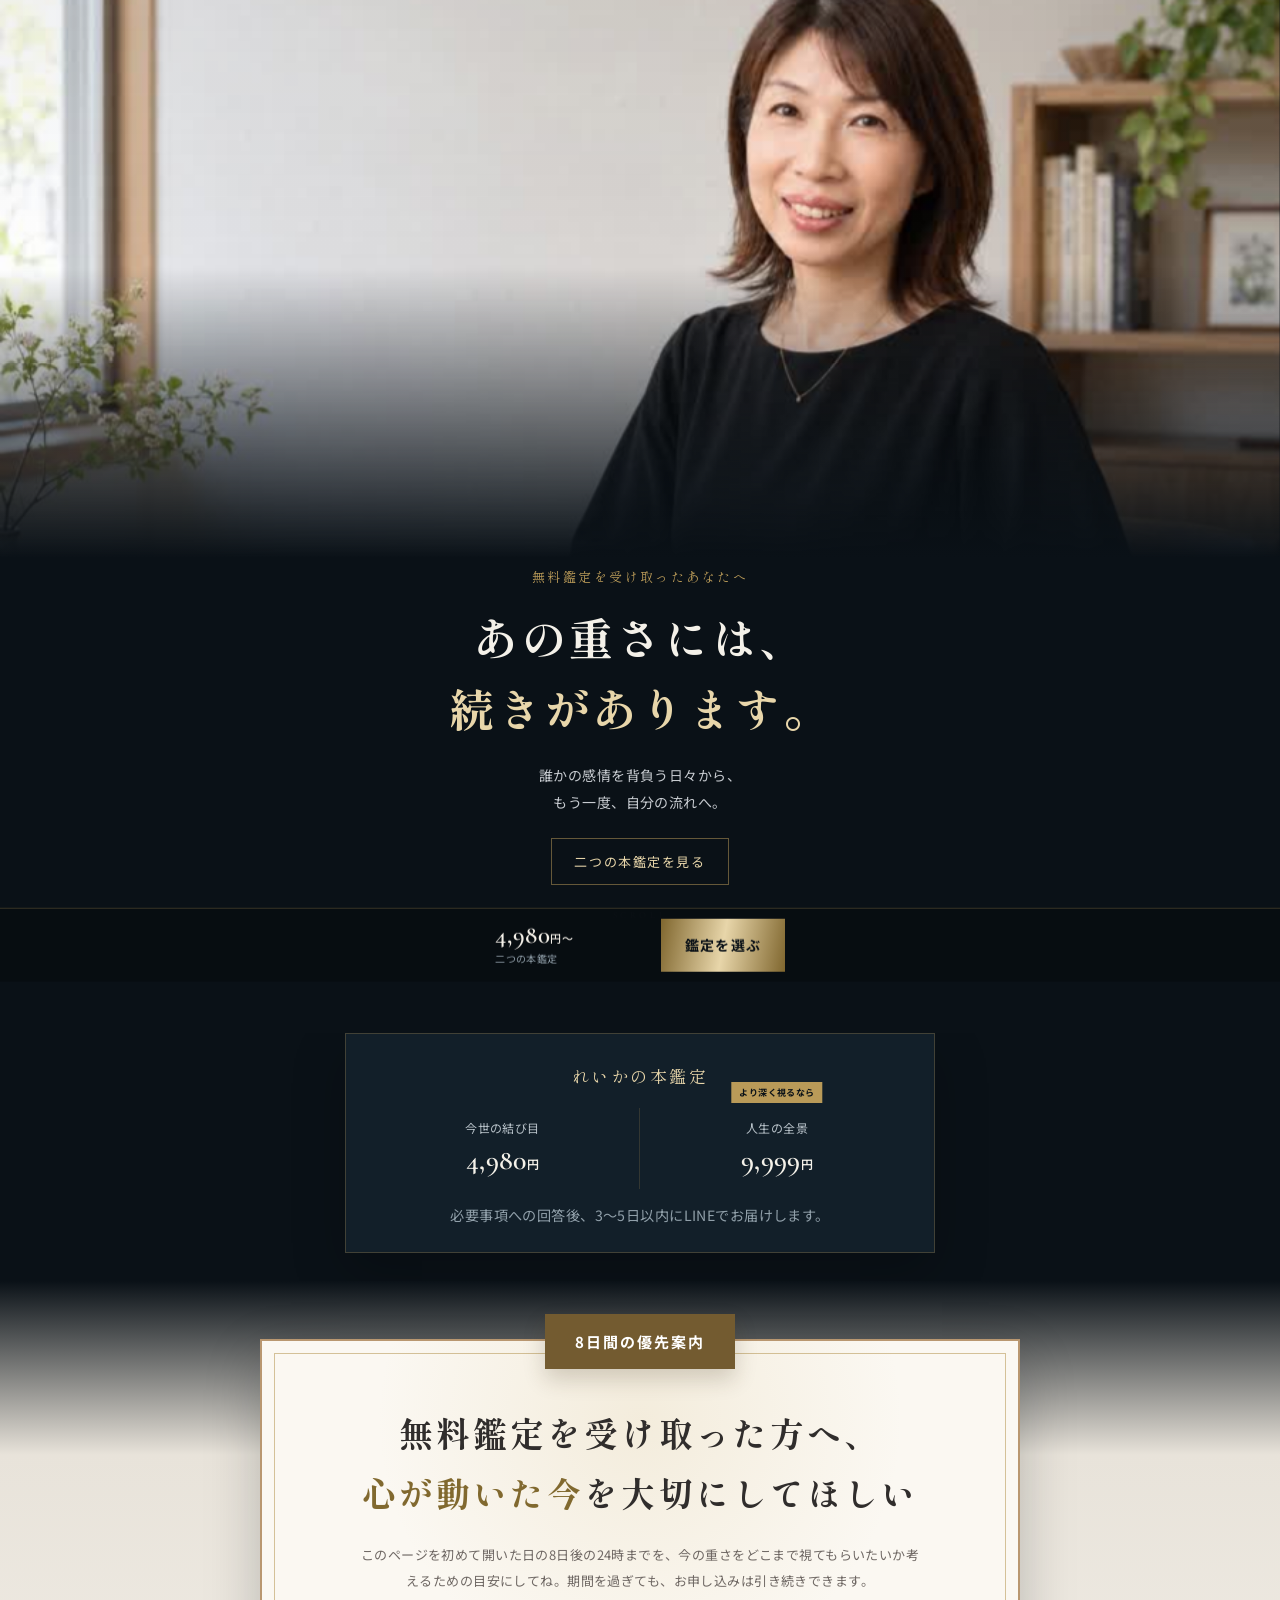
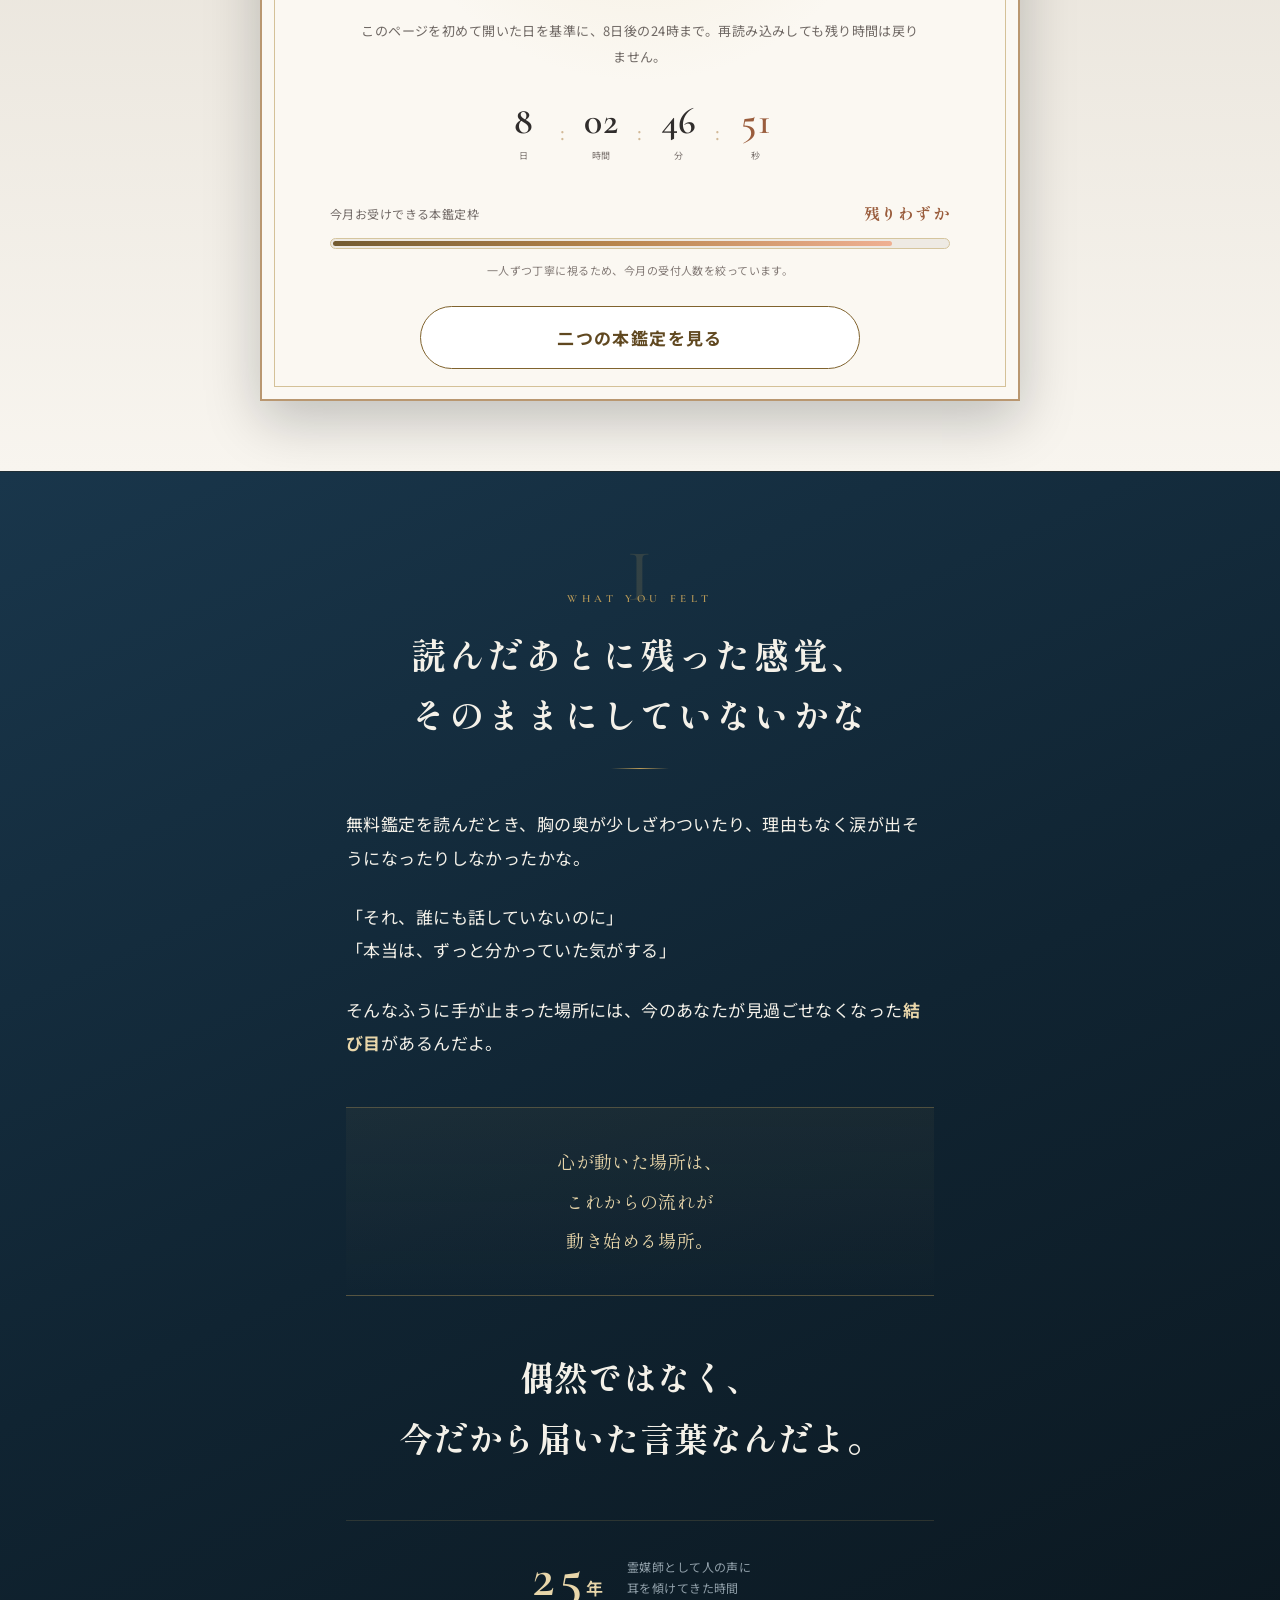
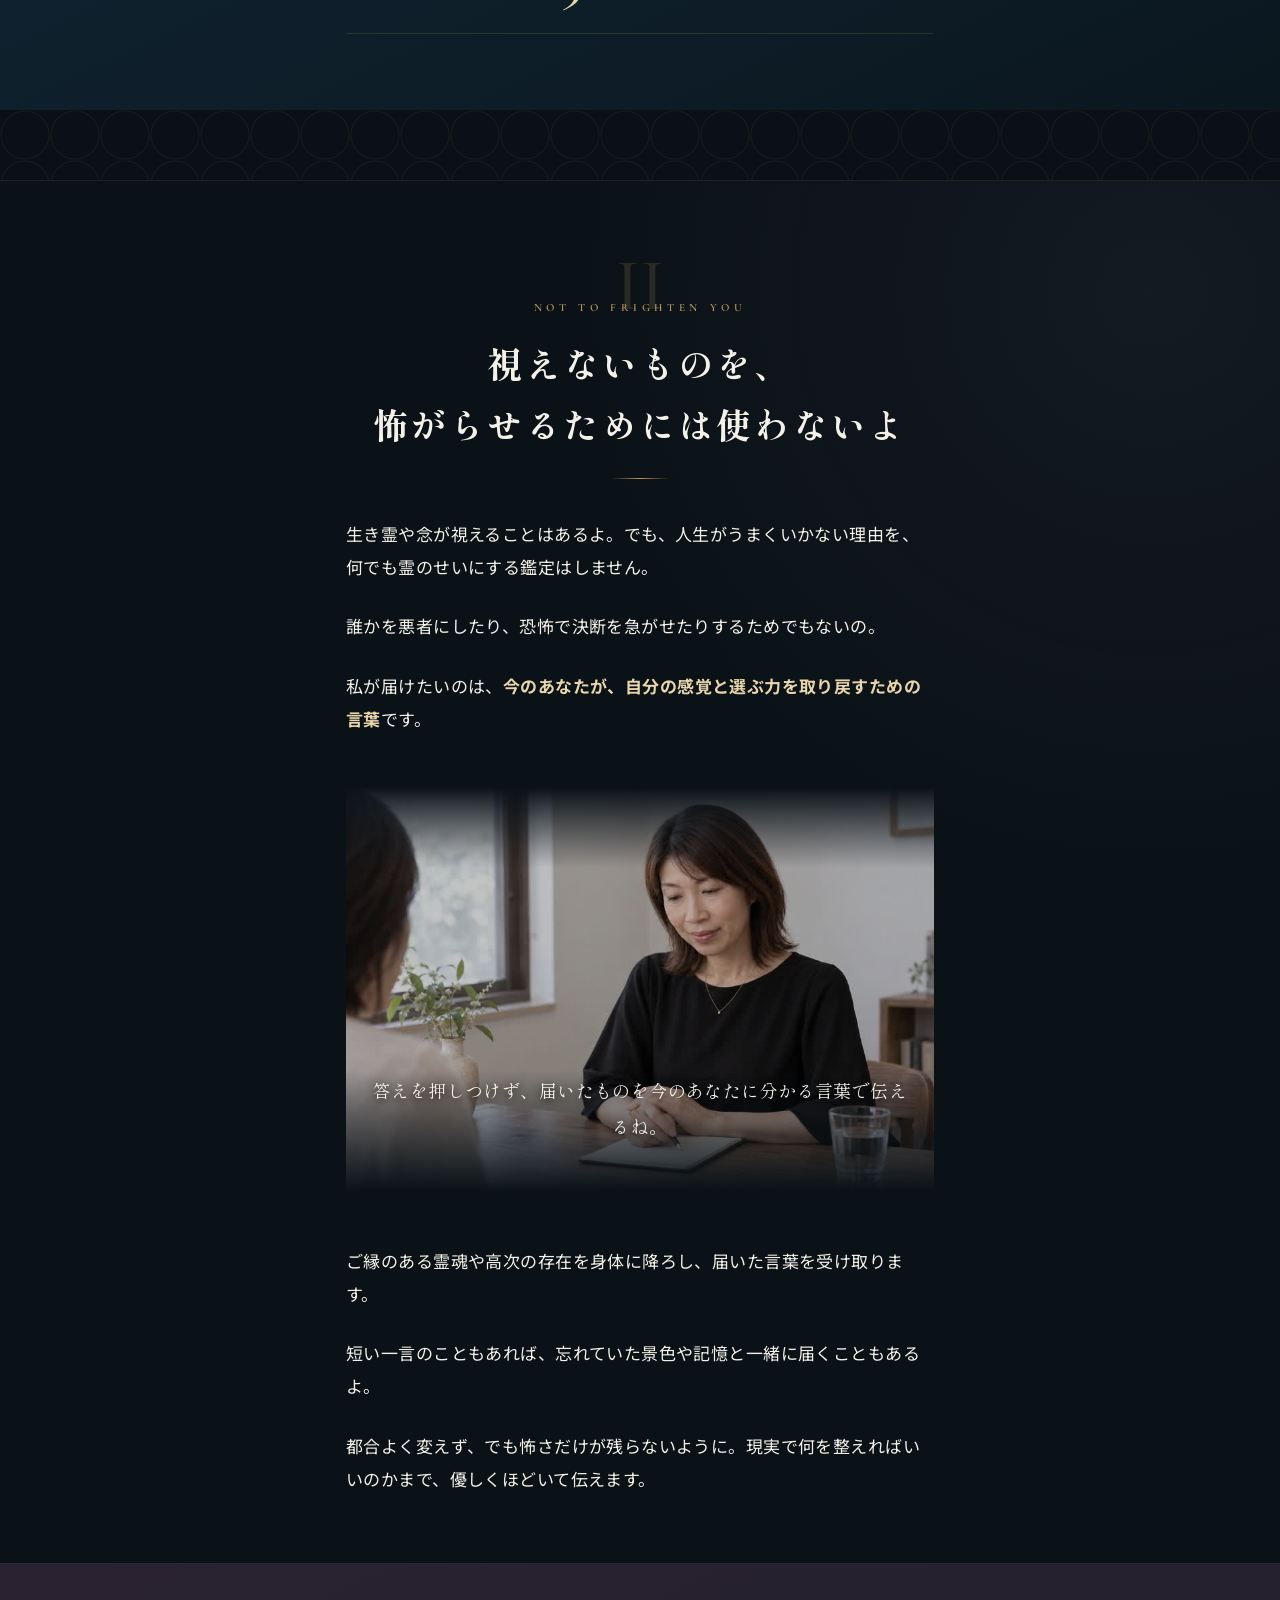
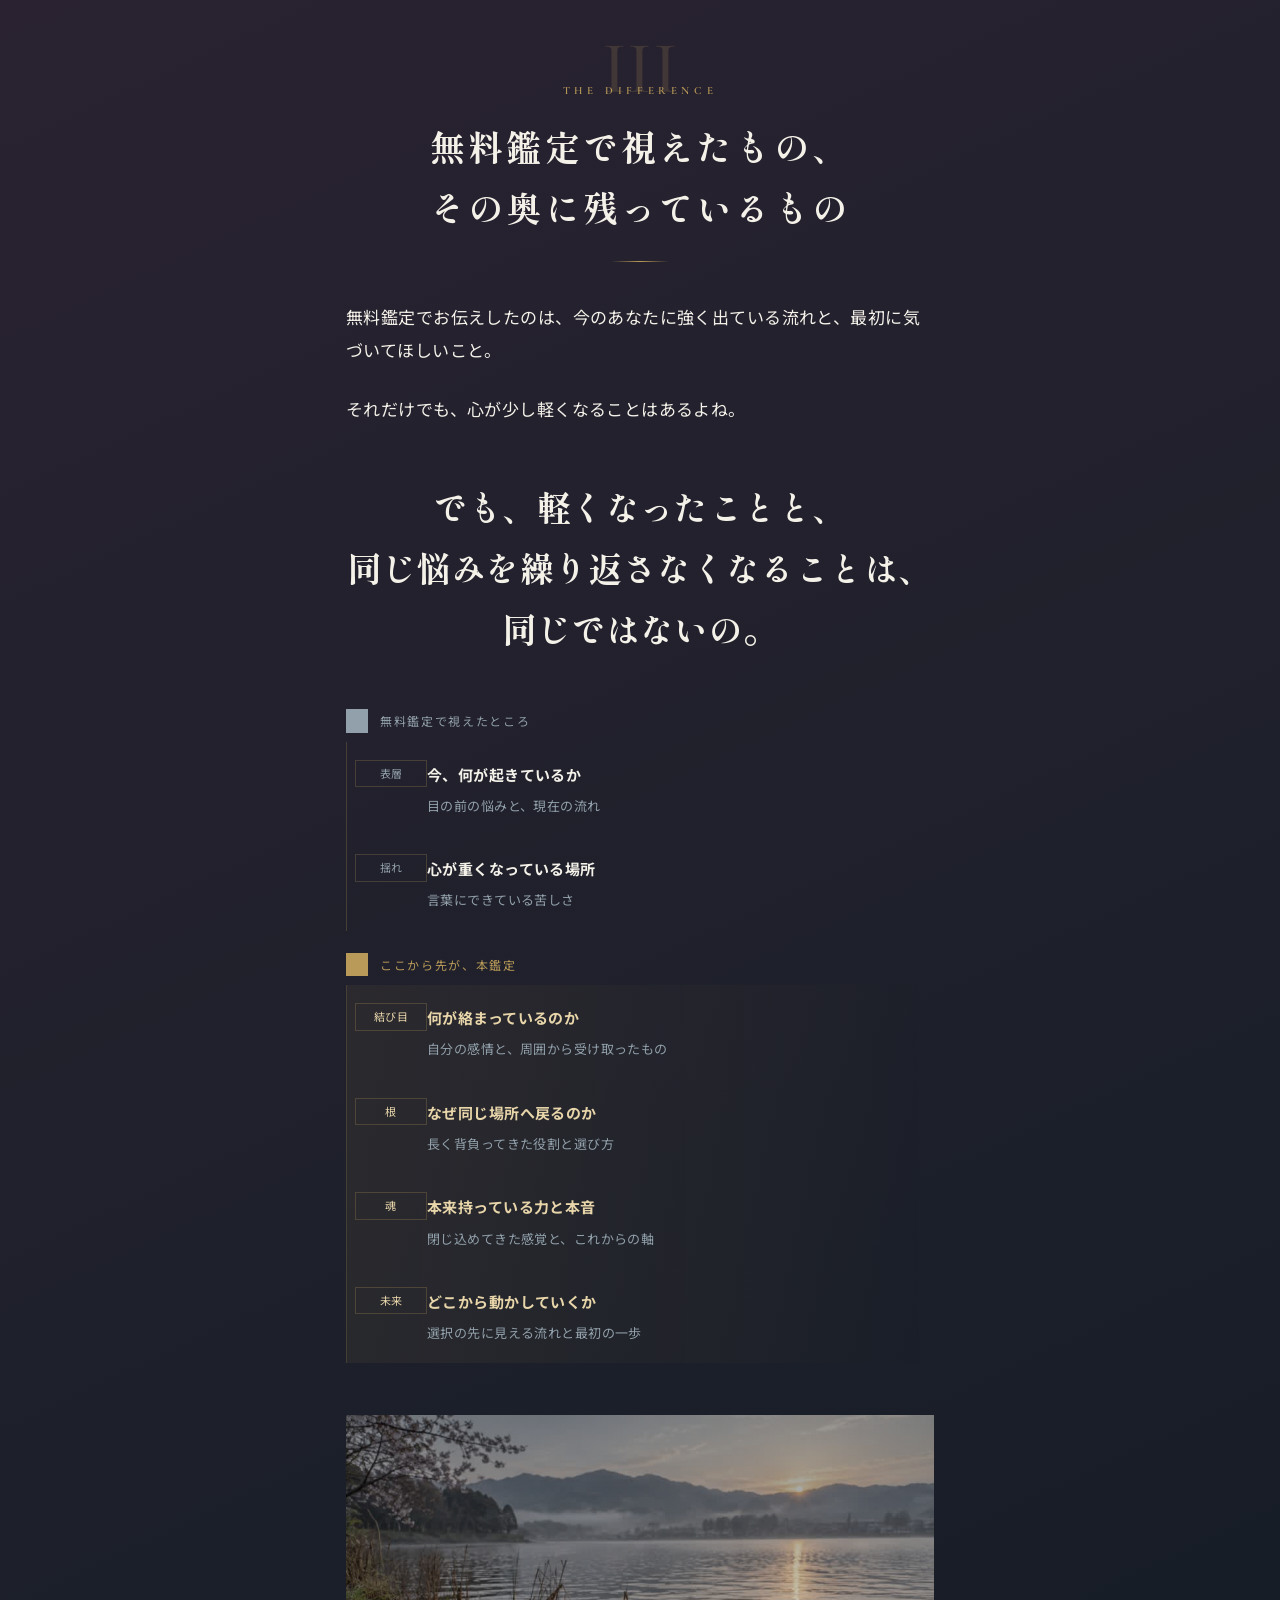
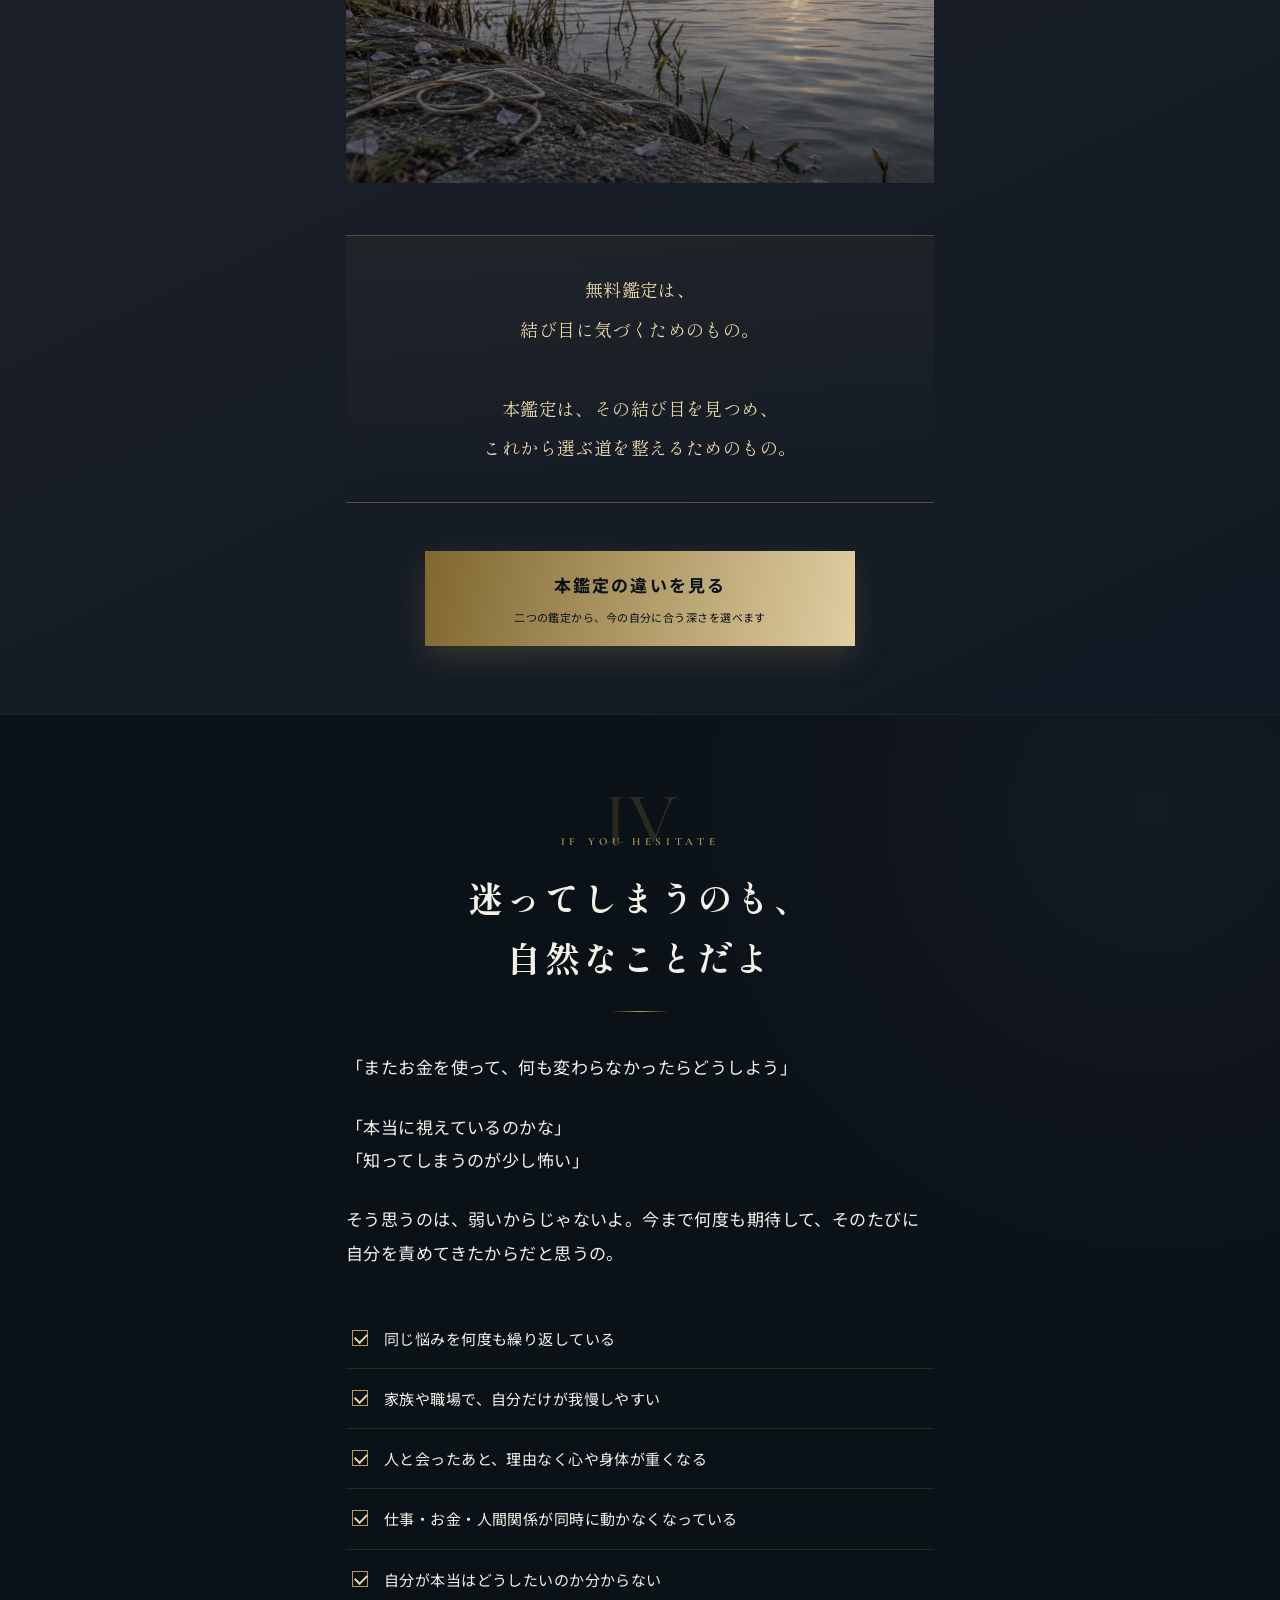
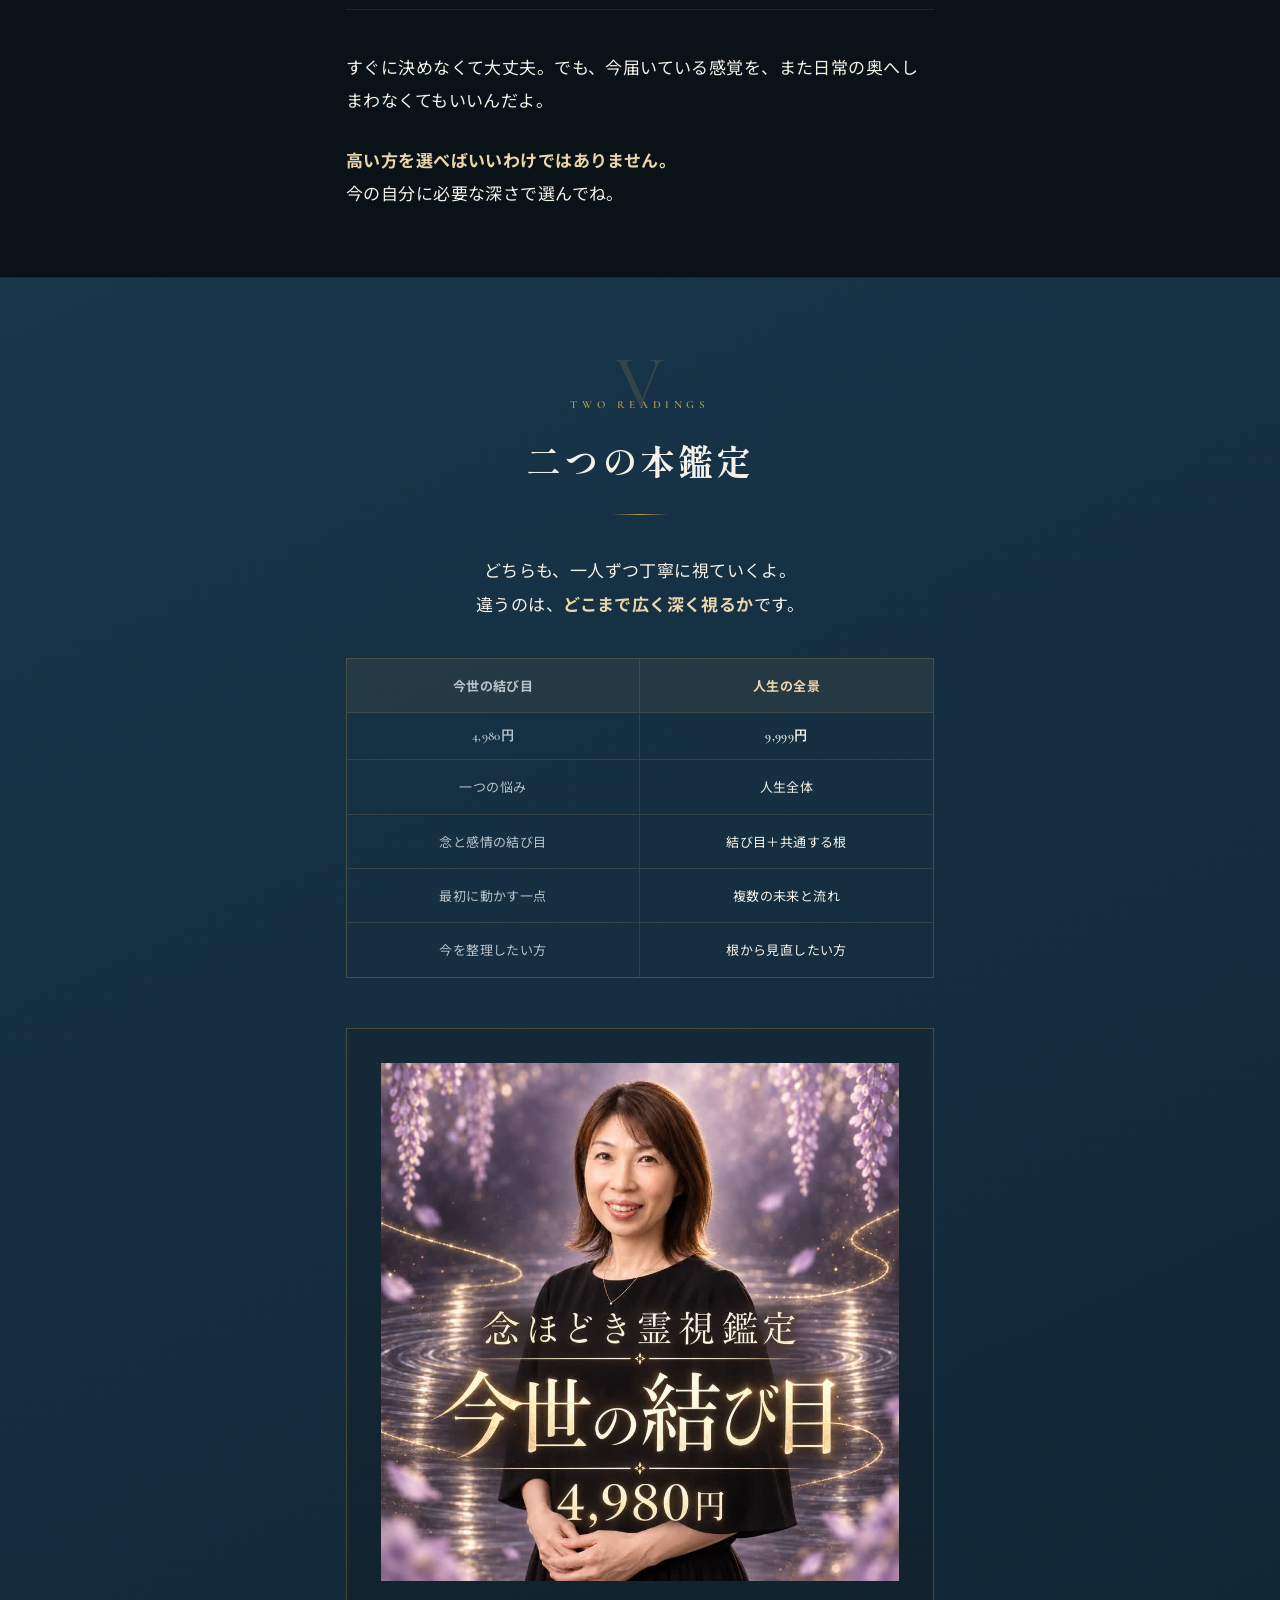
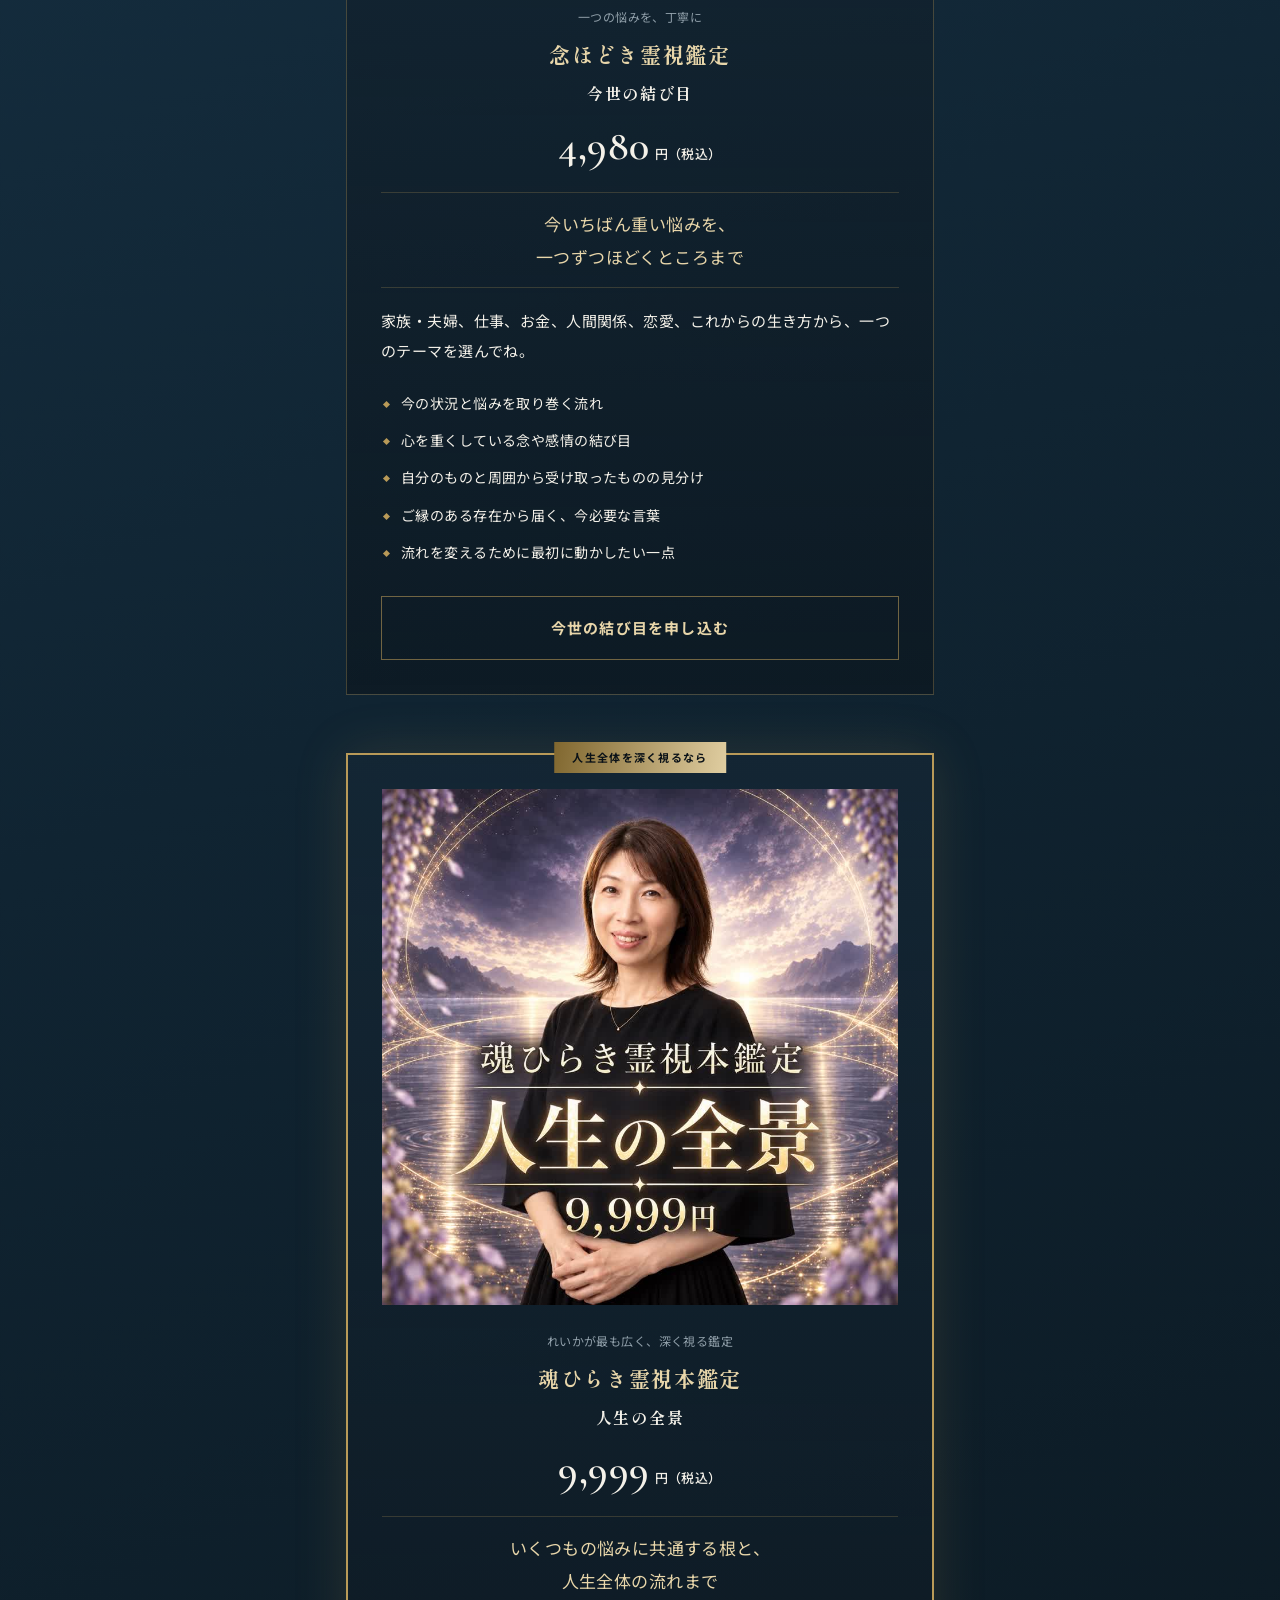
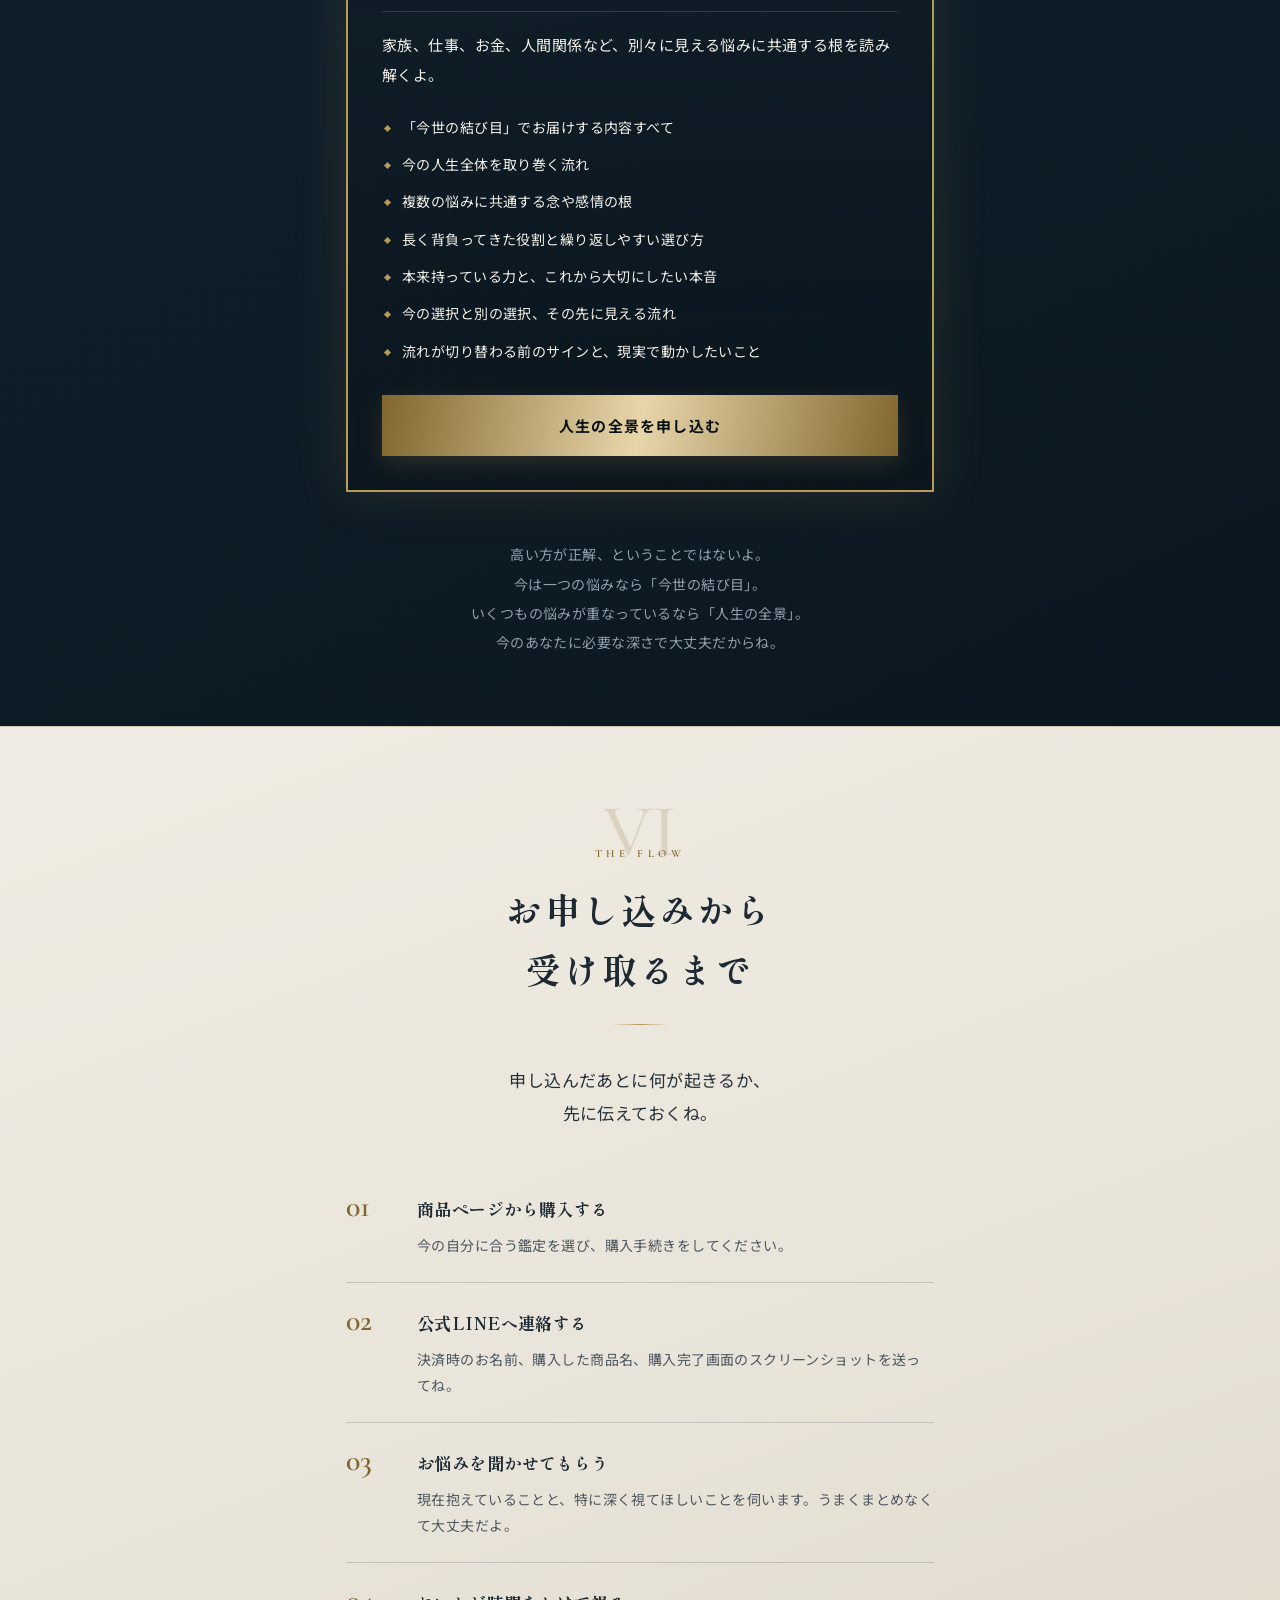
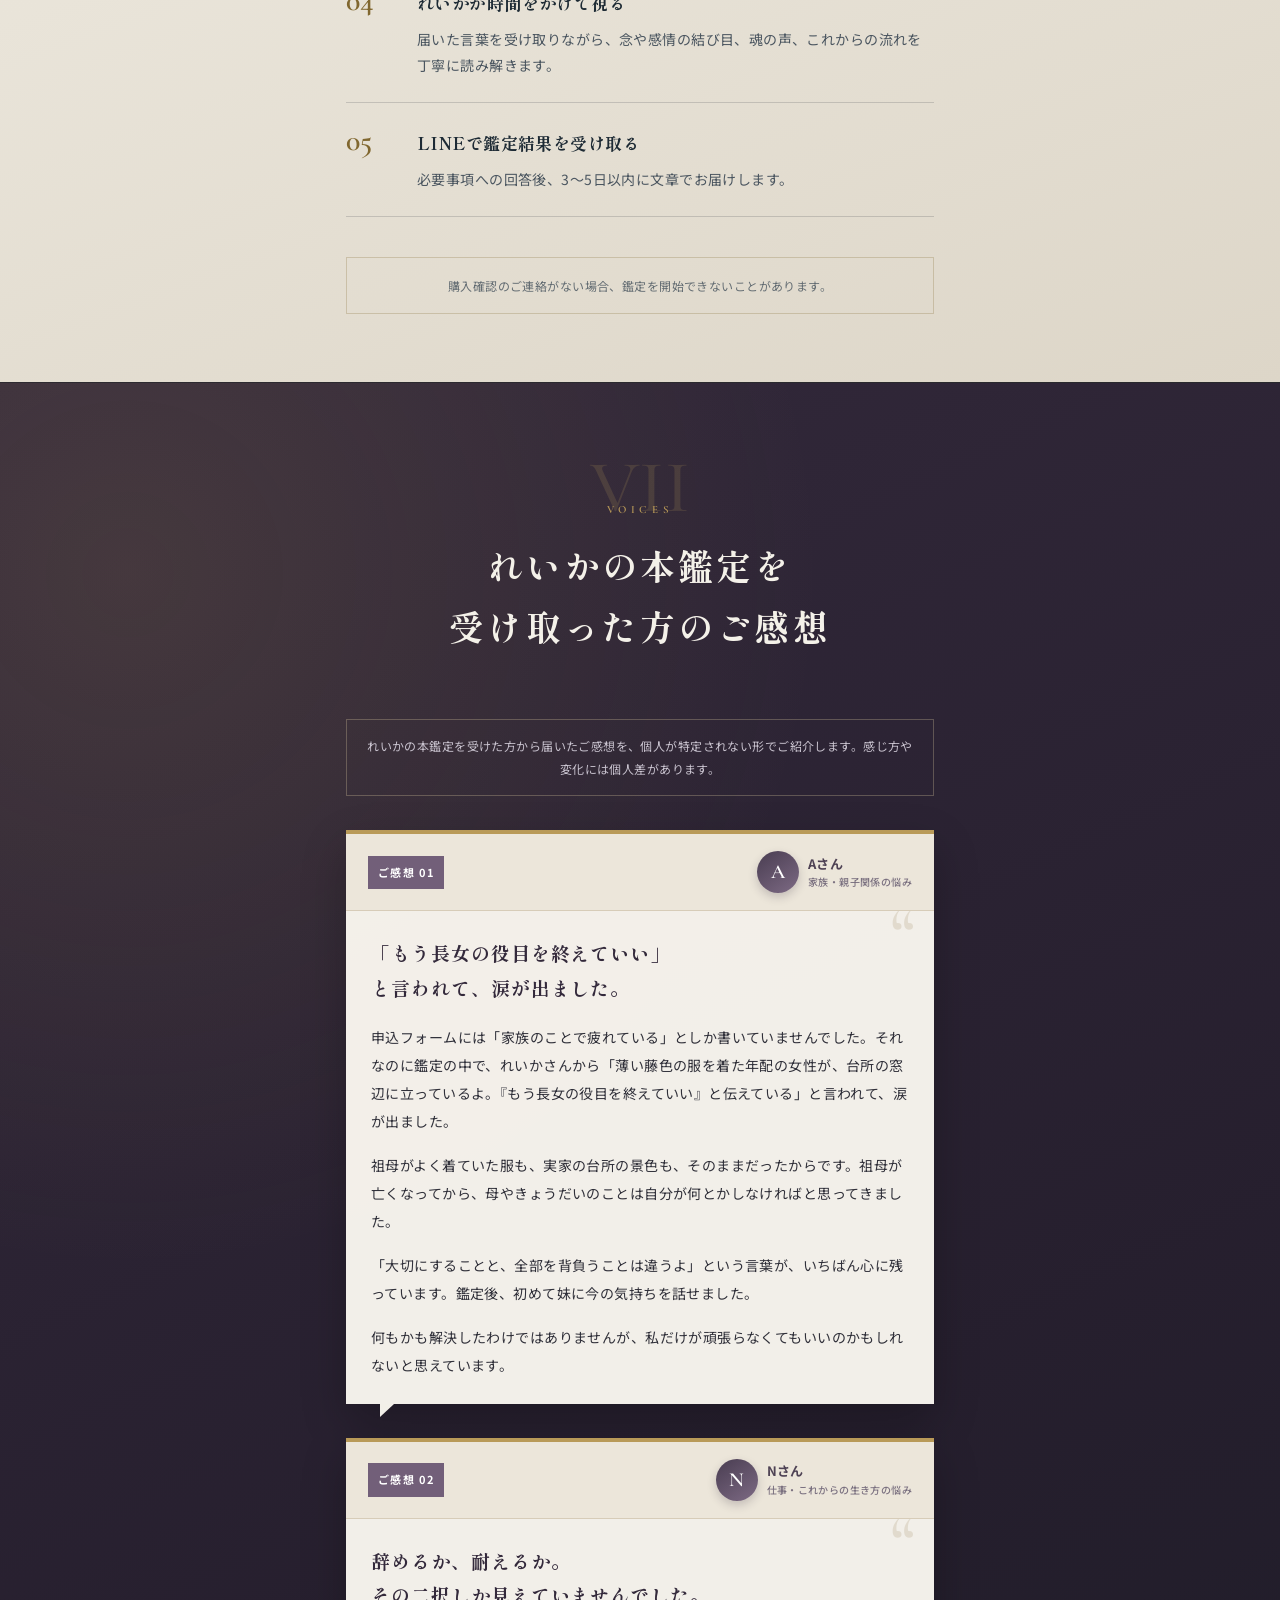
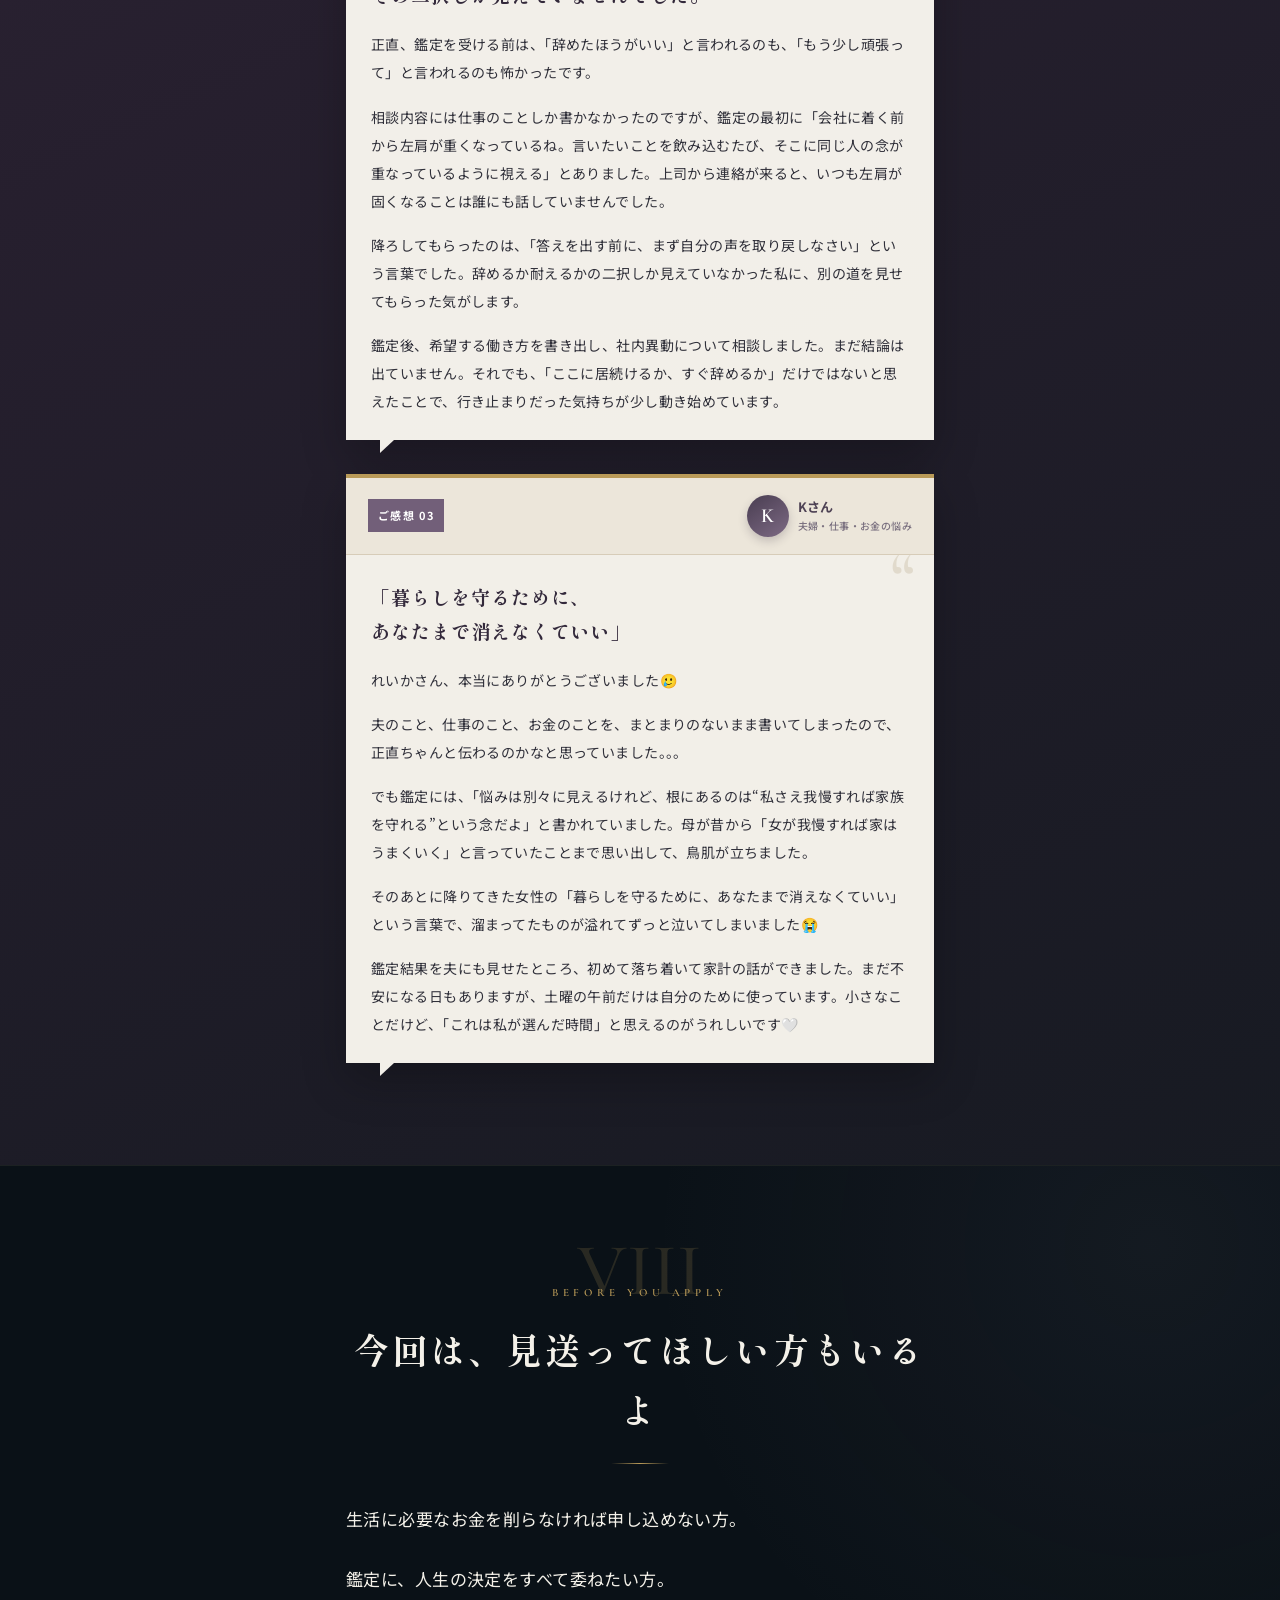
<file: index.html>
<!doctype html>
<html lang="ja">
<head>
  <meta charset="utf-8">
  <meta name="viewport" content="width=device-width, initial-scale=1, viewport-fit=cover">
  <meta name="description" content="無料鑑定を受け取った方へ。霊媒師れいかが、今の重さの結び目と人生全体の流れを丁寧に視る二つの本鑑定をご案内します。">
  <meta name="theme-color" content="#0b1218">
  <title>れいかの本鑑定｜無料鑑定を受け取ったあなたへ</title>
  <link rel="icon" type="image/svg+xml" href="data:image/svg+xml,%3Csvg%20xmlns='http://www.w3.org/2000/svg'%20viewBox='0%200%2064%2064'%3E%3Crect%20width='64'%20height='64'%20rx='14'%20fill='%230b1218'/%3E%3Cpath%20d='M18%2039c10-19%2025-19%2028-14-10%201-17%207-18%2018'%20fill='none'%20stroke='%23d5bd84'%20stroke-width='3'%20stroke-linecap='round'/%3E%3Ccircle%20cx='42'%20cy='22'%20r='3'%20fill='%23d5bd84'/%3E%3C/svg%3E">
  <link rel="preconnect" href="https://fonts.googleapis.com">
  <link rel="preconnect" href="https://fonts.gstatic.com" crossorigin>
  <link href="https://fonts.googleapis.com/css2?family=Cormorant+Garamond:wght@400;500;600&amp;family=Noto+Sans+JP:wght@400;500;600;700&amp;family=Shippori+Mincho+B1:wght@400;500;600;700;800&amp;display=swap" rel="stylesheet">
  <link rel="stylesheet" href="styles.css?v=20261009-1">
</head>
<body data-deadline-key="reika_kantei_v1" data-deadline-days="8">
  <div class="progress" aria-hidden="true"><span id="progressBar"></span></div>

  <header class="hero" id="top">
    <div class="hero-photo">
      <img src="assets/reika-trust.jpg" alt="自然光の相談室で迎える霊媒師れいか" width="1536" height="1024">
    </div>
    <div class="hero-copy reveal">
      <p class="kicker">無料鑑定を受け取ったあなたへ</p>
      <h1>あの重さには、<br><em>続きがあります。</em></h1>
      <p class="hero-lead">誰かの感情を背負う日々から、<br>もう一度、自分の流れへ。</p>
      <a class="ghost-link" href="#readings">二つの本鑑定を見る</a>
      <div class="scroll" aria-hidden="true"><span>SCROLL</span><i></i></div>
    </div>
  </header>

  <aside class="price-peek reveal" aria-label="本鑑定の価格">
    <p>れいかの本鑑定</p>
    <div class="peek-grid">
      <div><span>今世の結び目</span><strong>4,980<small>円</small></strong></div>
      <div class="featured"><span>人生の全景</span><strong>9,999<small>円</small></strong><b>より深く視るなら</b></div>
    </div>
    <small>必要事項への回答後、3〜5日以内にLINEでお届けします。</small>
  </aside>

  <section class="limited-offer" aria-labelledby="limited-title">
    <div class="limit-box reveal">
      <span class="limit-tag">8日間の優先案内</span>
      <h2 id="limited-title">無料鑑定を受け取った方へ、<br><em>心が動いた今</em>を大切にしてほしい</h2>
      <p>このページを初めて開いた日の8日後の24時までを、今の重さをどこまで視てもらいたいか考えるための目安にしてね。期間を過ぎても、お申し込みは引き続きできます。</p>
      <p>このページを初めて開いた日を基準に、8日後の24時まで。再読み込みしても残り時間は戻りません。</p>
      <div class="countdown" role="timer" aria-label="優先案内期間の残り時間" aria-live="polite">
        <div><b data-d>2</b><span>日</span></div><i>:</i>
        <div><b data-h>23</b><span>時間</span></div><i>:</i>
        <div><b data-m>59</b><span>分</span></div><i>:</i>
        <div><b data-s>59</b><span>秒</span></div>
      </div>
      <div class="countdown-expired" role="status">8日間の優先案内期間は終了しました。<br><strong>本鑑定のお申し込みは、引き続き受け付けています。</strong></div>
      <div class="urgency" aria-label="今月お受けできる本鑑定枠の残り状況">
        <div class="urgency-head"><span>今月お受けできる本鑑定枠</span><strong>残りわずか</strong></div>
        <div class="urgency-track"><span></span></div>
        <p>一人ずつ丁寧に視るため、今月の受付人数を絞っています。</p>
      </div>
      <a class="limit-cta" href="#readings">二つの本鑑定を見る</a>
    </div>
  </section>

  <main>
    <section class="section ink-blue">
      <div class="wrap">
        <div class="chapter">I</div>
        <p class="eyebrow">WHAT YOU FELT</p>
        <h2>読んだあとに残った感覚、<br>そのままにしていないかな</h2>
        <div class="gold-line"></div>
        <div class="copy reveal">
          <p>無料鑑定を読んだとき、胸の奥が少しざわついたり、理由もなく涙が出そうになったりしなかったかな。</p>
          <p>「それ、誰にも話していないのに」<br>「本当は、ずっと分かっていた気がする」</p>
          <p>そんなふうに手が止まった場所には、今のあなたが見過ごせなくなった<strong>結び目</strong>があるんだよ。</p>
        </div>
        <blockquote class="quote reveal">心が動いた場所は、<br>これからの流れが<br>動き始める場所。</blockquote>
        <p class="big reveal">偶然ではなく、<br>今だから届いた言葉なんだよ。</p>
        <div class="stat reveal"><strong><span data-count="25" data-count-duration="1800">0</span><small>年</small></strong><span>霊媒師として人の声に<br>耳を傾けてきた時間</span></div>
      </div>
    </section>

    <div class="pattern" aria-hidden="true"></div>

    <section class="section ink">
      <div class="wrap">
        <div class="chapter">II</div>
        <p class="eyebrow">NOT TO FRIGHTEN YOU</p>
        <h2>視えないものを、<br>怖がらせるためには使わないよ</h2>
        <div class="gold-line"></div>
        <div class="copy reveal">
          <p>生き霊や念が視えることはあるよ。でも、人生がうまくいかない理由を、何でも霊のせいにする鑑定はしません。</p>
          <p>誰かを悪者にしたり、恐怖で決断を急がせたりするためでもないの。</p>
          <p>私が届けたいのは、<strong>今のあなたが、自分の感覚と選ぶ力を取り戻すための言葉</strong>です。</p>
        </div>
        <figure class="full-photo reveal-scale">
          <img src="assets/reika-reading.jpg" alt="相談者の話に静かに耳を傾けるれいか" width="1536" height="1024" loading="lazy">
          <figcaption>答えを押しつけず、届いたものを今のあなたに分かる言葉で伝えるね。</figcaption>
        </figure>
        <div class="copy reveal">
          <p>ご縁のある霊魂や高次の存在を身体に降ろし、届いた言葉を受け取ります。</p>
          <p>短い一言のこともあれば、忘れていた景色や記憶と一緒に届くこともあるよ。</p>
          <p>都合よく変えず、でも怖さだけが残らないように。現実で何を整えればいいのかまで、優しくほどいて伝えます。</p>
        </div>
      </div>
    </section>

    <section class="section ink-blue reverse">
      <div class="wrap">
        <div class="chapter">III</div>
        <p class="eyebrow">THE DIFFERENCE</p>
        <h2>無料鑑定で視えたもの、<br>その奥に残っているもの</h2>
        <div class="gold-line"></div>
        <div class="copy reveal">
          <p>無料鑑定でお伝えしたのは、今のあなたに強く出ている流れと、最初に気づいてほしいこと。</p>
          <p>それだけでも、心が少し軽くなることはあるよね。</p>
        </div>
        <p class="big reveal">でも、軽くなったことと、<br>同じ悩みを繰り返さなくなることは、<br>同じではないの。</p>

        <div class="depth reveal" role="group" aria-label="無料鑑定と本鑑定の違い">
          <p class="depth-label muted">無料鑑定で視えたところ</p>
          <div class="depth-row"><span>表層</span><div><strong>今、何が起きているか</strong><small>目の前の悩みと、現在の流れ</small></div></div>
          <div class="depth-row"><span>揺れ</span><div><strong>心が重くなっている場所</strong><small>言葉にできている苦しさ</small></div></div>
          <p class="depth-label gold">ここから先が、本鑑定</p>
          <div class="depth-row deep"><span>結び目</span><div><strong>何が絡まっているのか</strong><small>自分の感情と、周囲から受け取ったもの</small></div></div>
          <div class="depth-row deep"><span>根</span><div><strong>なぜ同じ場所へ戻るのか</strong><small>長く背負ってきた役割と選び方</small></div></div>
          <div class="depth-row deep"><span>魂</span><div><strong>本来持っている力と本音</strong><small>閉じ込めてきた感覚と、これからの軸</small></div></div>
          <div class="depth-row deep"><span>未来</span><div><strong>どこから動かしていくか</strong><small>選択の先に見える流れと最初の一歩</small></div></div>
        </div>

        <figure class="wide-photo reveal-scale"><img src="assets/reika-lakeside.jpg" alt="静かな朝の湖畔とほどけた紐" width="1536" height="1024" loading="lazy"></figure>
        <blockquote class="quote reveal">無料鑑定は、<br>結び目に気づくためのもの。<br><br>本鑑定は、その結び目を見つめ、<br>これから選ぶ道を整えるためのもの。</blockquote>
        <a class="cta primary reveal" href="#readings"><span>本鑑定の違いを見る</span><small>二つの鑑定から、今の自分に合う深さを選べます</small></a>
      </div>
    </section>

    <section class="section ink">
      <div class="wrap">
        <div class="chapter">IV</div>
        <p class="eyebrow">IF YOU HESITATE</p>
        <h2>迷ってしまうのも、<br>自然なことだよ</h2>
        <div class="gold-line"></div>
        <div class="copy reveal">
          <p>「またお金を使って、何も変わらなかったらどうしよう」</p>
          <p>「本当に視えているのかな」<br>「知ってしまうのが少し怖い」</p>
          <p>そう思うのは、弱いからじゃないよ。今まで何度も期待して、そのたびに自分を責めてきたからだと思うの。</p>
        </div>
        <ul class="checklist reveal">
          <li>同じ悩みを何度も繰り返している</li>
          <li>家族や職場で、自分だけが我慢しやすい</li>
          <li>人と会ったあと、理由なく心や身体が重くなる</li>
          <li>仕事・お金・人間関係が同時に動かなくなっている</li>
          <li>自分が本当はどうしたいのか分からない</li>
        </ul>
        <div class="copy reveal">
          <p>すぐに決めなくて大丈夫。でも、今届いている感覚を、また日常の奥へしまわなくてもいいんだよ。</p>
          <p><strong>高い方を選べばいいわけではありません。</strong><br>今の自分に必要な深さで選んでね。</p>
        </div>
      </div>
    </section>

    <section class="section ink-blue" id="readings">
      <div class="wrap">
        <div class="chapter">V</div>
        <p class="eyebrow">TWO READINGS</p>
        <h2>二つの本鑑定</h2>
        <div class="gold-line"></div>
        <p class="center reveal">どちらも、一人ずつ丁寧に視ていくよ。<br>違うのは、<strong>どこまで広く深く視るか</strong>です。</p>

        <div class="compare reveal" role="table" aria-label="二つの鑑定の比較">
          <div class="compare-row head" role="row"><div role="columnheader">今世の結び目</div><div role="columnheader">人生の全景</div></div>
          <div class="compare-row price" role="row"><div role="cell">4,980円</div><div role="cell">9,999円</div></div>
          <div class="compare-row" role="row"><div role="cell">一つの悩み</div><div role="cell">人生全体</div></div>
          <div class="compare-row" role="row"><div role="cell">念と感情の結び目</div><div role="cell">結び目＋共通する根</div></div>
          <div class="compare-row" role="row"><div role="cell">最初に動かす一点</div><div role="cell">複数の未来と流れ</div></div>
          <div class="compare-row" role="row"><div role="cell">今を整理したい方</div><div role="cell">根から見直したい方</div></div>
        </div>

        <article class="product reveal">
          <img src="assets/product-knot.jpg" alt="念ほどき霊視鑑定 今世の結び目" width="1254" height="1254" loading="lazy">
          <p class="product-label">一つの悩みを、丁寧に</p>
          <h3>念ほどき霊視鑑定<br><span>今世の結び目</span></h3>
          <p class="product-price">4,980<small>円（税込）</small></p>
          <p class="product-goal">今いちばん重い悩みを、<br>一つずつほどくところまで</p>
          <p>家族・夫婦、仕事、お金、人間関係、恋愛、これからの生き方から、一つのテーマを選んでね。</p>
          <ul>
            <li>今の状況と悩みを取り巻く流れ</li>
            <li>心を重くしている念や感情の結び目</li>
            <li>自分のものと周囲から受け取ったものの見分け</li>
            <li>ご縁のある存在から届く、今必要な言葉</li>
            <li>流れを変えるために最初に動かしたい一点</li>
          </ul>
          <a class="product-button outline" href="https://pmsdqb4c2p0emj0yagvc.stores.jp/items/6ac32b4bd6906fa122af4d83" target="_blank" rel="noopener">今世の結び目を申し込む</a>
        </article>

        <article class="product recommended reveal">
          <div class="badge">人生全体を深く視るなら</div>
          <img src="assets/product-panorama.jpg" alt="魂ひらき霊視本鑑定 人生の全景" width="1254" height="1254" loading="lazy">
          <p class="product-label">れいかが最も広く、深く視る鑑定</p>
          <h3>魂ひらき霊視本鑑定<br><span>人生の全景</span></h3>
          <p class="product-price">9,999<small>円（税込）</small></p>
          <p class="product-goal">いくつもの悩みに共通する根と、<br>人生全体の流れまで</p>
          <p>家族、仕事、お金、人間関係など、別々に見える悩みに共通する根を読み解くよ。</p>
          <ul>
            <li>「今世の結び目」でお届けする内容すべて</li>
            <li>今の人生全体を取り巻く流れ</li>
            <li>複数の悩みに共通する念や感情の根</li>
            <li>長く背負ってきた役割と繰り返しやすい選び方</li>
            <li>本来持っている力と、これから大切にしたい本音</li>
            <li>今の選択と別の選択、その先に見える流れ</li>
            <li>流れが切り替わる前のサインと、現実で動かしたいこと</li>
          </ul>
          <a class="product-button gold-button" href="https://pmsdqb4c2p0emj0yagvc.stores.jp/items/6ac32dfe7769d3a2902c22bf" target="_blank" rel="noopener">人生の全景を申し込む</a>
        </article>

        <p class="whisper reveal">高い方が正解、ということではないよ。<br>今は一つの悩みなら「今世の結び目」。<br>いくつもの悩みが重なっているなら「人生の全景」。<br>今のあなたに必要な深さで大丈夫だからね。</p>
      </div>
    </section>

    <section class="section pearl">
      <div class="wrap">
        <div class="chapter">VI</div>
        <p class="eyebrow">THE FLOW</p>
        <h2>お申し込みから<br>受け取るまで</h2>
        <div class="gold-line"></div>
        <p class="center reveal">申し込んだあとに何が起きるか、<br>先に伝えておくね。</p>
        <ol class="steps reveal">
          <li><span>01</span><div><b>商品ページから購入する</b><p>今の自分に合う鑑定を選び、購入手続きをしてください。</p></div></li>
          <li><span>02</span><div><b>公式LINEへ連絡する</b><p>決済時のお名前、購入した商品名、購入完了画面のスクリーンショットを送ってね。</p></div></li>
          <li><span>03</span><div><b>お悩みを聞かせてもらう</b><p>現在抱えていることと、特に深く視てほしいことを伺います。うまくまとめなくて大丈夫だよ。</p></div></li>
          <li><span>04</span><div><b>れいかが時間をかけて視る</b><p>届いた言葉を受け取りながら、念や感情の結び目、魂の声、これからの流れを丁寧に読み解きます。</p></div></li>
          <li><span>05</span><div><b>LINEで鑑定結果を受け取る</b><p>必要事項への回答後、3〜5日以内に文章でお届けします。</p></div></li>
        </ol>
        <p class="note reveal">購入確認のご連絡がない場合、鑑定を開始できないことがあります。</p>
      </div>
    </section>

    <section class="section voices-section">
      <div class="wrap">
        <div class="chapter">VII</div>
        <p class="eyebrow">VOICES</p>
        <h2>れいかの本鑑定を<br>受け取った方のご感想</h2>
        <div class="gold-line"></div>
        <p class="voice-disclaimer reveal">れいかの本鑑定を受けた方から届いたご感想を、個人が特定されない形でご紹介します。感じ方や変化には個人差があります。</p>

        <article class="voice-card reveal">
          <div class="voice-card-head">
            <span class="voice-label">ご感想 01</span>
            <div class="voice-person"><span class="voice-avatar">A</span><p class="voice-meta">Aさん<br><small>家族・親子関係の悩み</small></p></div>
          </div>
          <h3>「もう長女の役目を終えていい」<br>と言われて、涙が出ました。</h3>
          <p>申込フォームには「家族のことで疲れている」としか書いていませんでした。それなのに鑑定の中で、れいかさんから「薄い藤色の服を着た年配の女性が、台所の窓辺に立っているよ。『もう長女の役目を終えていい』と伝えている」と言われて、涙が出ました。</p>
          <p>祖母がよく着ていた服も、実家の台所の景色も、そのままだったからです。祖母が亡くなってから、母やきょうだいのことは自分が何とかしなければと思ってきました。</p>
          <p>「大切にすることと、全部を背負うことは違うよ」という言葉が、いちばん心に残っています。鑑定後、初めて妹に今の気持ちを話せました。</p>
          <p>何もかも解決したわけではありませんが、私だけが頑張らなくてもいいのかもしれないと思えています。</p>
        </article>

        <article class="voice-card reveal">
          <div class="voice-card-head">
            <span class="voice-label">ご感想 02</span>
            <div class="voice-person"><span class="voice-avatar">N</span><p class="voice-meta">Nさん<br><small>仕事・これからの生き方の悩み</small></p></div>
          </div>
          <h3>辞めるか、耐えるか。<br>その二択しか見えていませんでした。</h3>
          <p>正直、鑑定を受ける前は、「辞めたほうがいい」と言われるのも、「もう少し頑張って」と言われるのも怖かったです。</p>
          <p>相談内容には仕事のことしか書かなかったのですが、鑑定の最初に「会社に着く前から左肩が重くなっているね。言いたいことを飲み込むたび、そこに同じ人の念が重なっているように視える」とありました。上司から連絡が来ると、いつも左肩が固くなることは誰にも話していませんでした。</p>
          <p>降ろしてもらったのは、「答えを出す前に、まず自分の声を取り戻しなさい」という言葉でした。辞めるか耐えるかの二択しか見えていなかった私に、別の道を見せてもらった気がします。</p>
          <p>鑑定後、希望する働き方を書き出し、社内異動について相談しました。まだ結論は出ていません。それでも、「ここに居続けるか、すぐ辞めるか」だけではないと思えたことで、行き止まりだった気持ちが少し動き始めています。</p>
        </article>

        <article class="voice-card reveal">
          <div class="voice-card-head">
            <span class="voice-label">ご感想 03</span>
            <div class="voice-person"><span class="voice-avatar">K</span><p class="voice-meta">Kさん<br><small>夫婦・仕事・お金の悩み</small></p></div>
          </div>
          <h3>「暮らしを守るために、<br>あなたまで消えなくていい」</h3>
          <p>れいかさん、本当にありがとうございました🥲</p>
          <p>夫のこと、仕事のこと、お金のことを、まとまりのないまま書いてしまったので、正直ちゃんと伝わるのかなと思っていました。。。</p>
          <p>でも鑑定には、「悩みは別々に見えるけれど、根にあるのは“私さえ我慢すれば家族を守れる”という念だよ」と書かれていました。母が昔から「女が我慢すれば家はうまくいく」と言っていたことまで思い出して、鳥肌が立ちました。</p>
          <p>そのあとに降りてきた女性の「暮らしを守るために、あなたまで消えなくていい」という言葉で、溜まってたものが溢れてずっと泣いてしまいました😭</p>
          <p>鑑定結果を夫にも見せたところ、初めて落ち着いて家計の話ができました。まだ不安になる日もありますが、土曜の午前だけは自分のために使っています。小さなことだけど、「これは私が選んだ時間」と思えるのがうれしいです🤍</p>
        </article>
      </div>
    </section>

    <section class="section ink">
      <div class="wrap">
        <div class="chapter">VIII</div>
        <p class="eyebrow">BEFORE YOU APPLY</p>
        <h2>今回は、見送ってほしい方もいるよ</h2>
        <div class="gold-line"></div>
        <div class="copy reveal">
          <p>生活に必要なお金を削らなければ申し込めない方。</p>
          <p>鑑定に、人生の決定をすべて委ねたい方。</p>
          <p>医療・法律・投資など、専門家の判断が必要な答えを求めている方。</p>
          <p><strong>今回は見送ってね。</strong></p>
          <p>暮らしを苦しくしてまで受けるものではないよ。無料鑑定の言葉を、必要なときに何度でも読み返してみて。</p>
        </div>
        <blockquote class="quote reveal">状況が整ったときに、<br>また来てくれたら大丈夫。<br>そのとき、私はここにいるよ。</blockquote>
      </div>
    </section>

    <section class="section ink-blue">
      <div class="wrap">
        <div class="chapter">IX</div>
        <p class="eyebrow">QUESTIONS</p>
        <h2>よくあるご質問</h2>
        <div class="gold-line"></div>
        <div class="faqs reveal">
          <details><summary>どんな悩みを相談できますか？</summary><p>家族、夫婦、親子、仕事、お金、人間関係、恋愛、これからの生き方などを相談できます。「今世の結び目」は一つのテーマ、「人生の全景」は複数の悩みに向いているよ。</p></details>
          <details><summary>怖いことを言われませんか？</summary><p>怖がらせて動かす鑑定はしないよ。見ないままだと同じ悩みを繰り返しやすい部分は正直に伝えるけれど、誰かを悪者にしたり、未来を一つに決めつけたりはしません。</p></details>
          <details><summary>生き霊がいたら、除霊が必要ですか？</summary><p>不安をあおって追加の商品を勧めることはありません。霊的な見立てだけで原因を決めつけず、今の状況や人間関係も一緒に整理するよ。</p></details>
          <details><summary>二つの鑑定のどちらを選べばいいですか？</summary><p>はっきり視てほしい悩みが一つなら「今世の結び目」。複数の悩みが絡まり、人生全体を見つめ直したいなら「人生の全景」が向いています。</p></details>
          <details><summary>どれくらいで届きますか？</summary><p>必要事項への回答をいただいてから、3〜5日以内に公式LINEのメッセージでお届けします。</p></details>
          <details><summary>鑑定後に質問できますか？</summary><p>追加質問は商品には含まれていません。継続して相談したい方には、必要に応じて伴走サポートをご案内します。</p></details>
        </div>
      </div>
    </section>

    <section class="section closing">
      <figure class="closing-photo"><img src="assets/reika-closing.jpg" alt="夕方の窓辺で穏やかに佇むれいか" width="1536" height="1024" loading="lazy"></figure>
      <div class="wrap">
        <div class="chapter">X</div>
        <p class="eyebrow">FROM REIKA</p>
        <h2>最後に</h2>
        <div class="gold-line"></div>
        <div class="copy reveal">
          <p>家族のため。仕事のため。大切な誰かのため。</p>
          <p>ここまで守ってきたものが、たくさんあると思う。</p>
          <p>でも、これから先も、すべてを背負い続けなくていいんだよ。</p>
          <p>鑑定は、あなたの代わりに人生を決めるものではありません。</p>
          <p><strong>絡まっているものを一つずつ分けて、自分で次の一歩を選ぶためのもの。</strong></p>
          <p>すべてを一度に変えなくて大丈夫。背負わなくていいものと、これから大切にしたいものを、一緒に見つけていこうね。</p>
        </div>
        <div class="closing-message reveal">
          <span>迷っている時間にも、流れは進んでいるよ。</span>
          <strong>自分の人生を見にいくのは、<br>今日でいい。</strong>
        </div>
        <p class="signature reveal">霊媒師　れいか</p>
        <a class="cta primary reveal" href="#readings"><span>二つの本鑑定から選ぶ</span><small>4,980円 / 9,999円・必要事項への回答後3〜5日以内</small></a>
      </div>
    </section>
  </main>

  <footer>
    <p>本鑑定は未来や結果を保証するものではありません。</p>
    <p>医療・法律・投資など、専門資格が必要な判断や助言は行いません。</p>
    <p>鑑定内容の整理・文章化に一部AI技術を活用する場合があります。霊視・霊媒で受け取る内容そのものをAIが行うものではありません。</p>
    <a href="https://pmsdqb4c2p0emj0yagvc.stores.jp/tokushoho" target="_blank" rel="noopener">特定商取引法に基づく表記</a>
    <span>REIKA</span>
  </footer>

  <div class="sticky" id="sticky">
    <div><strong>4,980<small>円〜</small></strong><span>二つの本鑑定</span></div>
    <a href="#readings">鑑定を選ぶ</a>
  </div>

  <script src="script.js?v=20261020-deadline"></script>
</body>
</html>
</file>
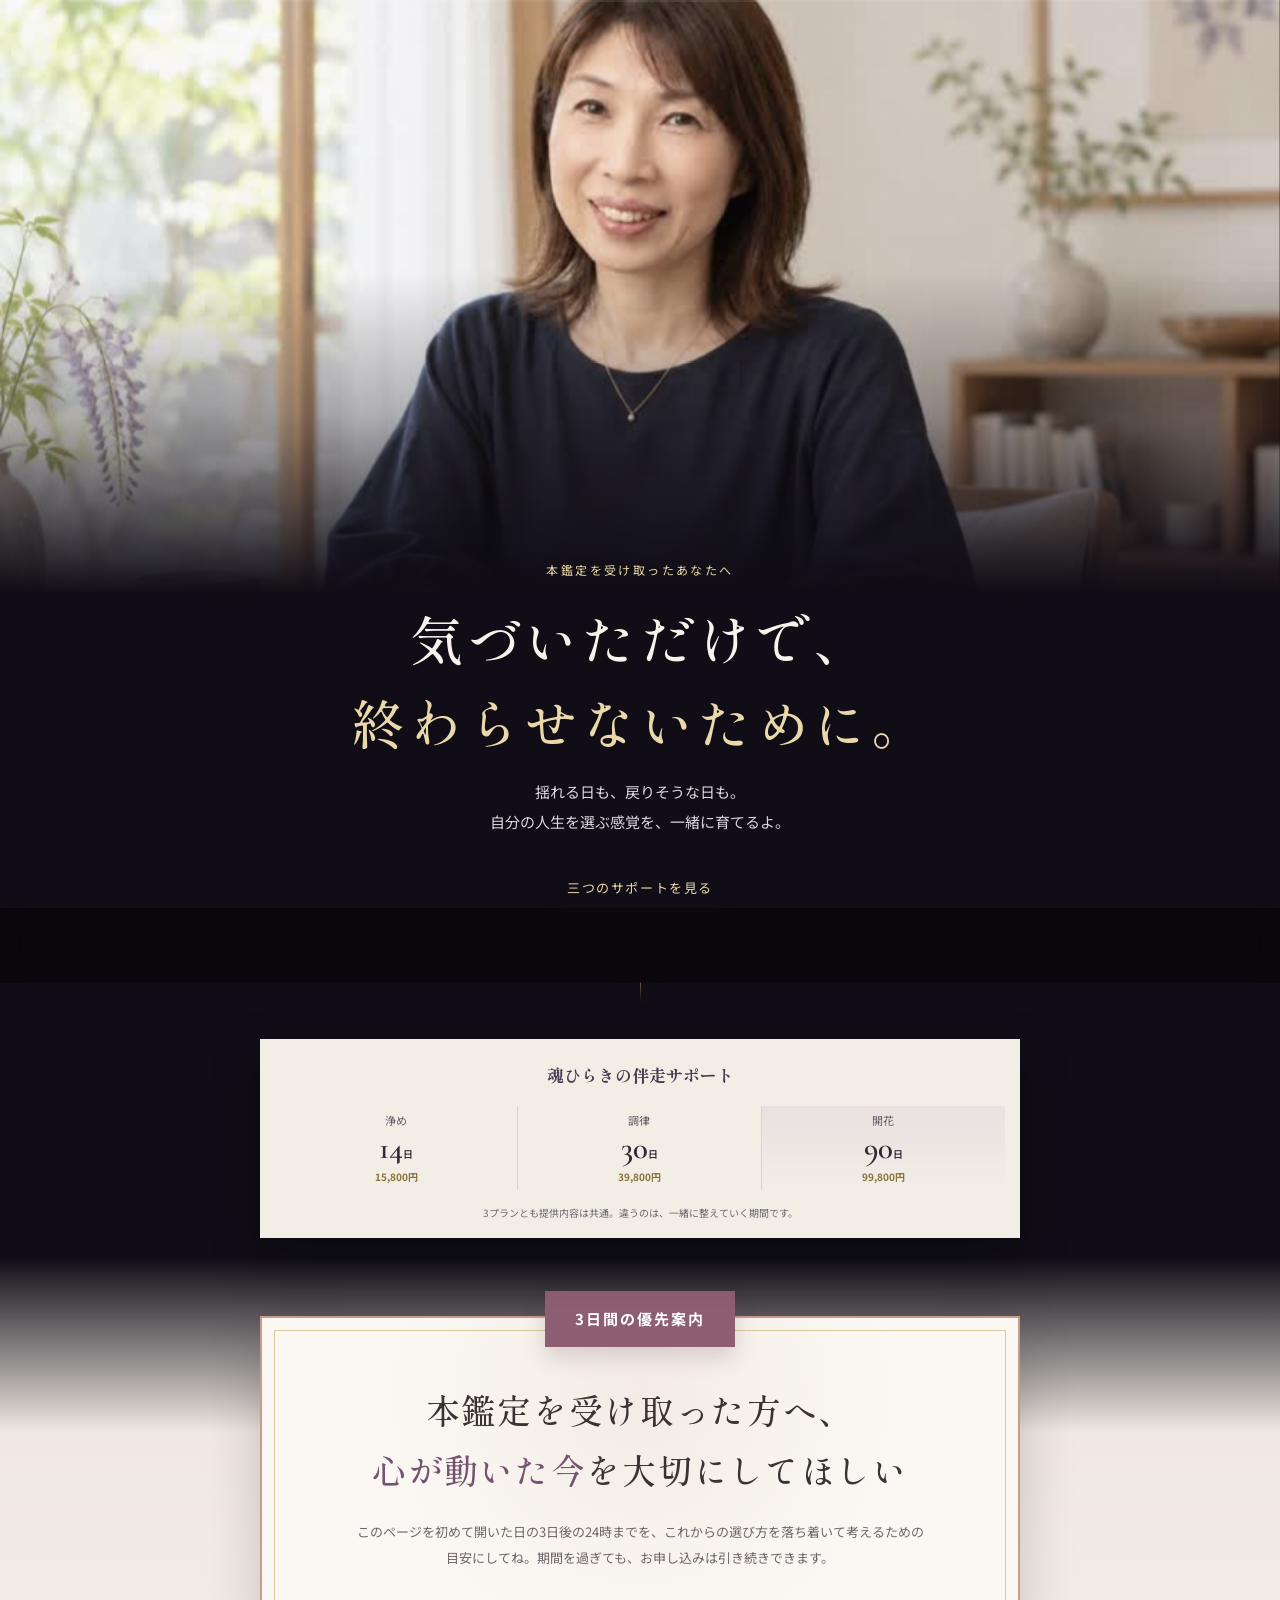
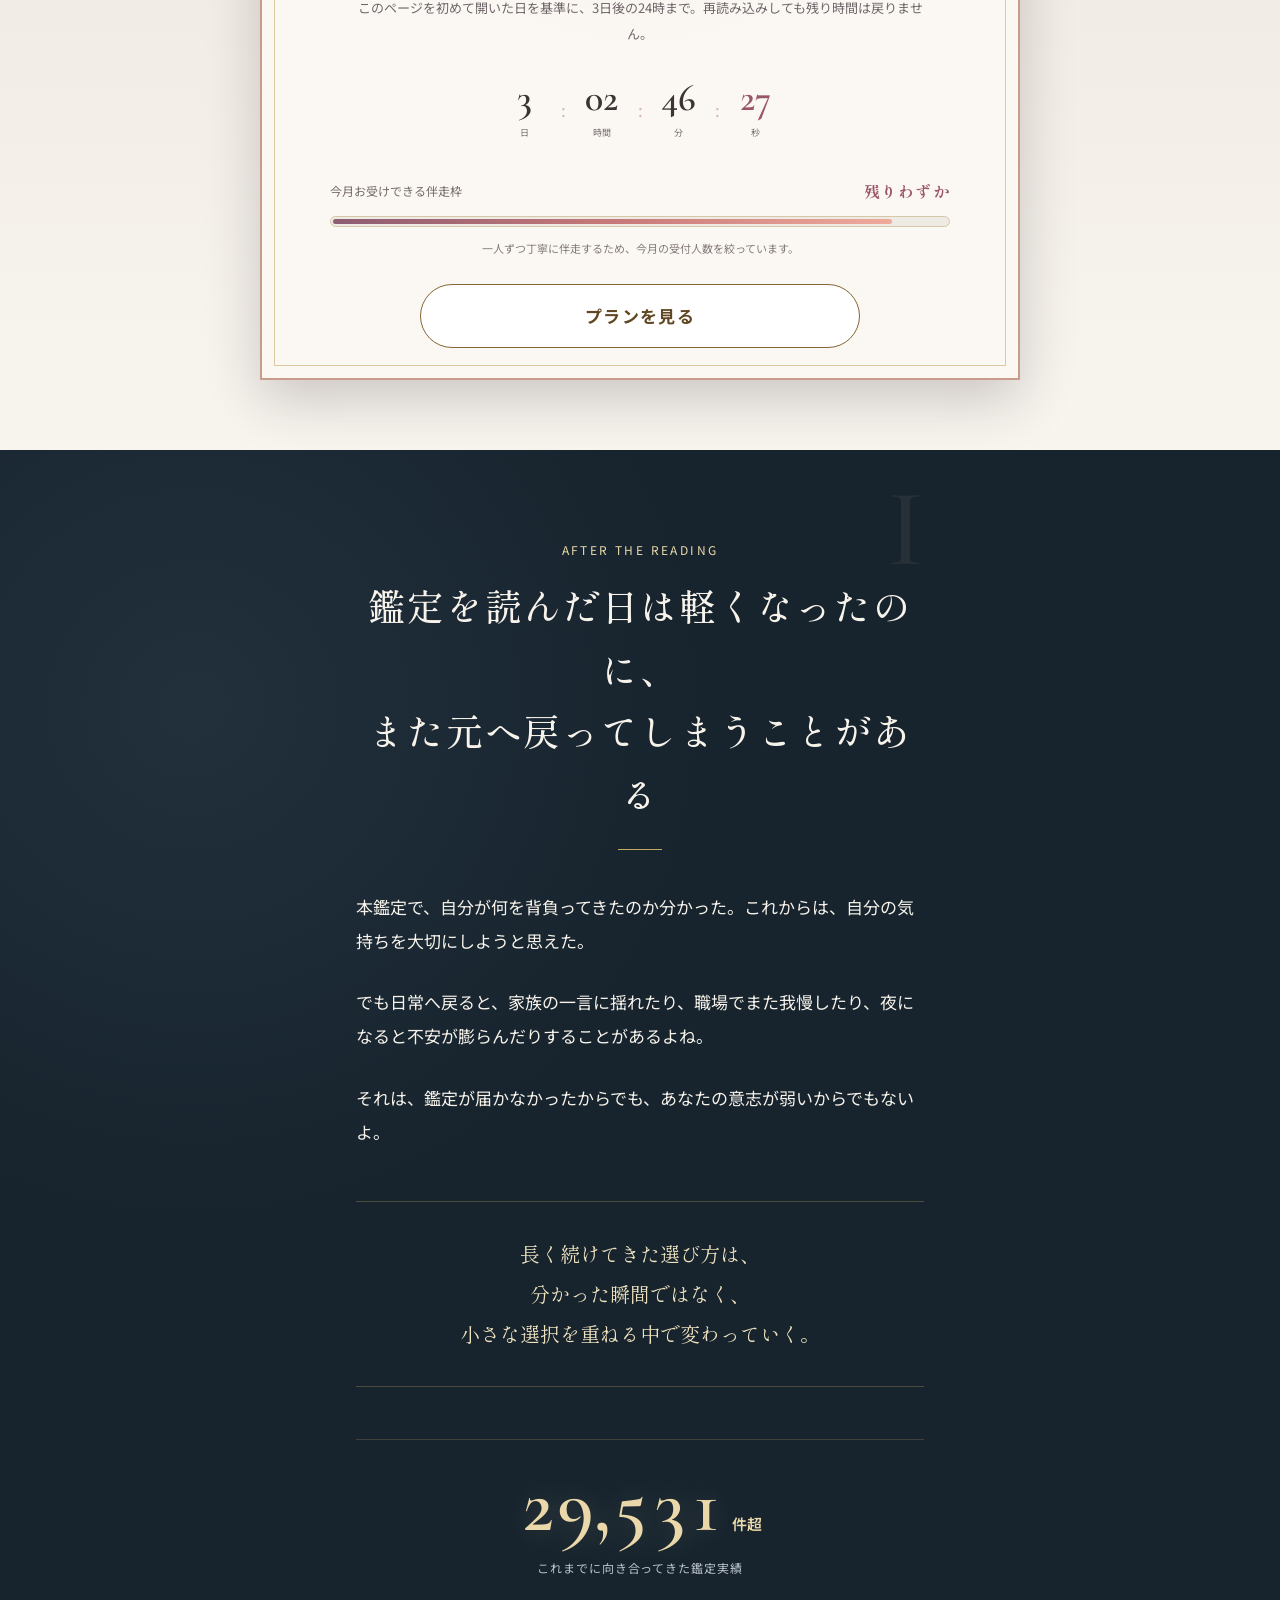
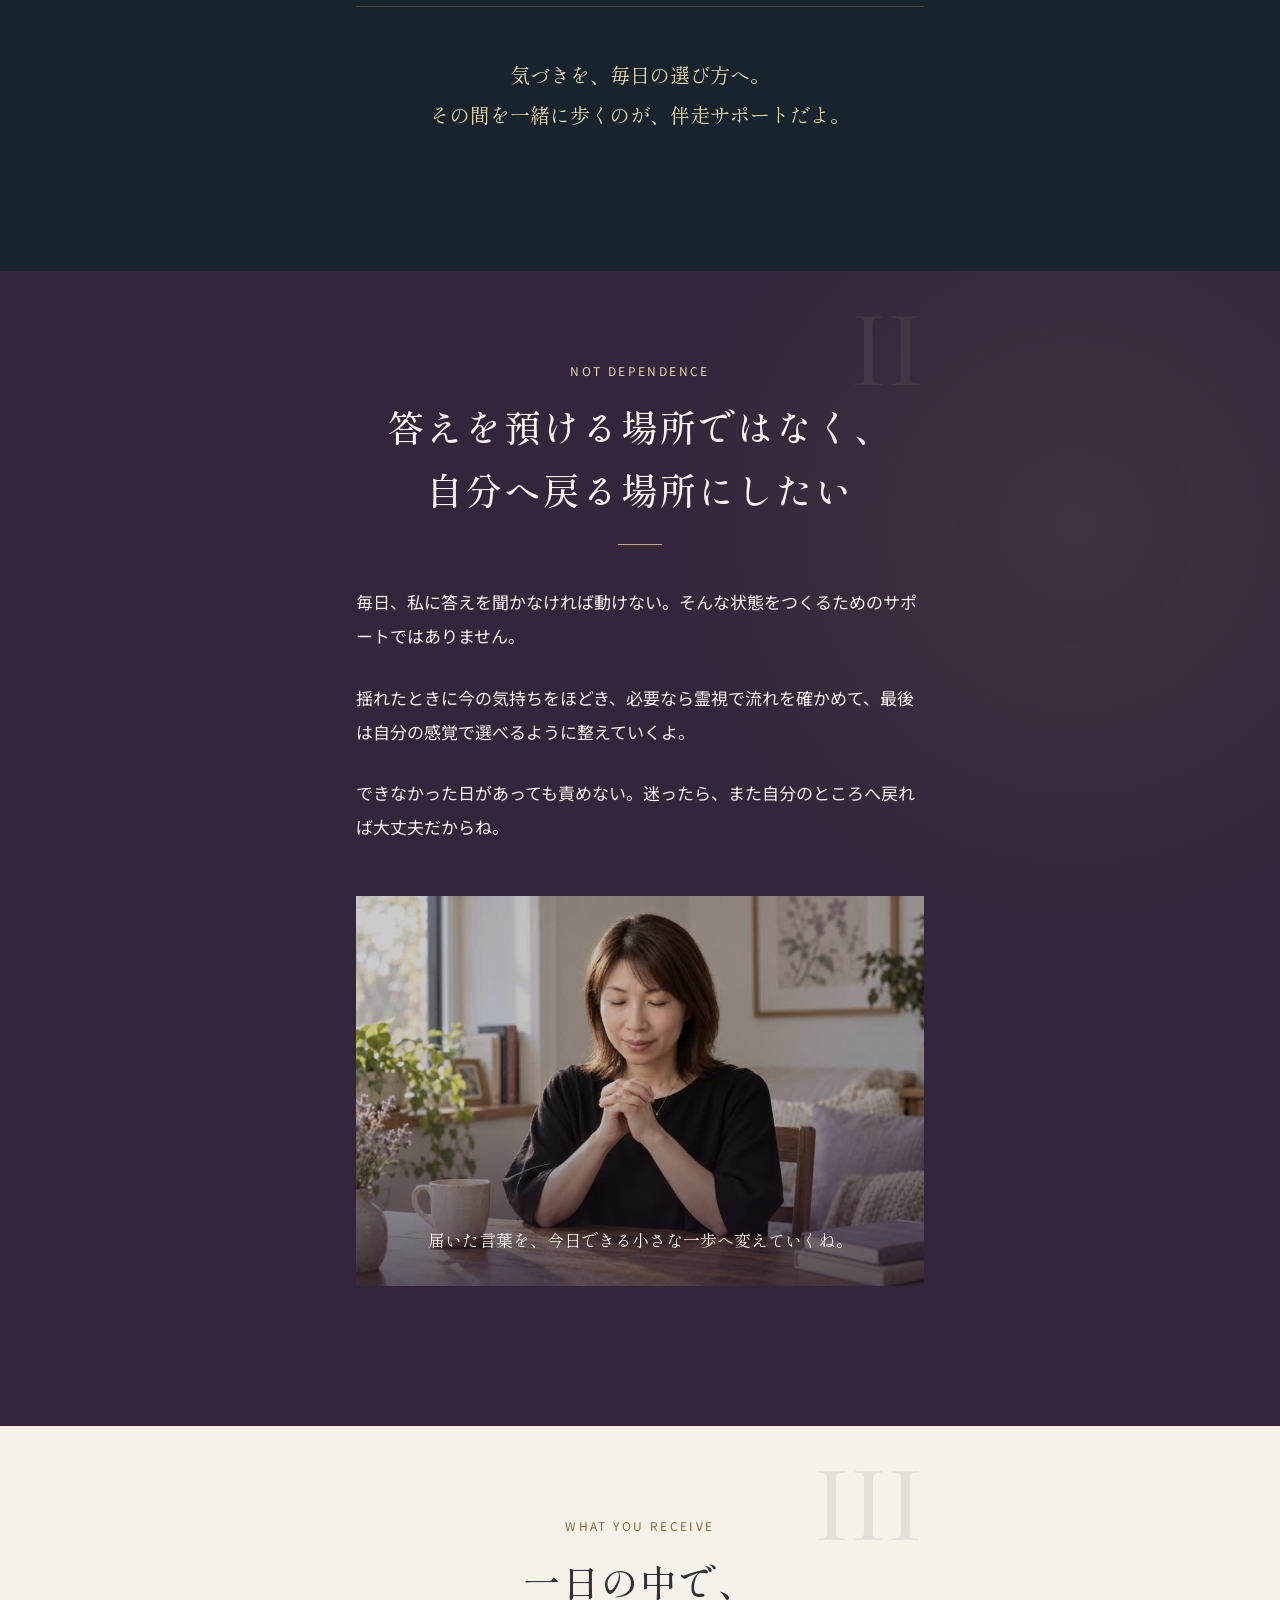
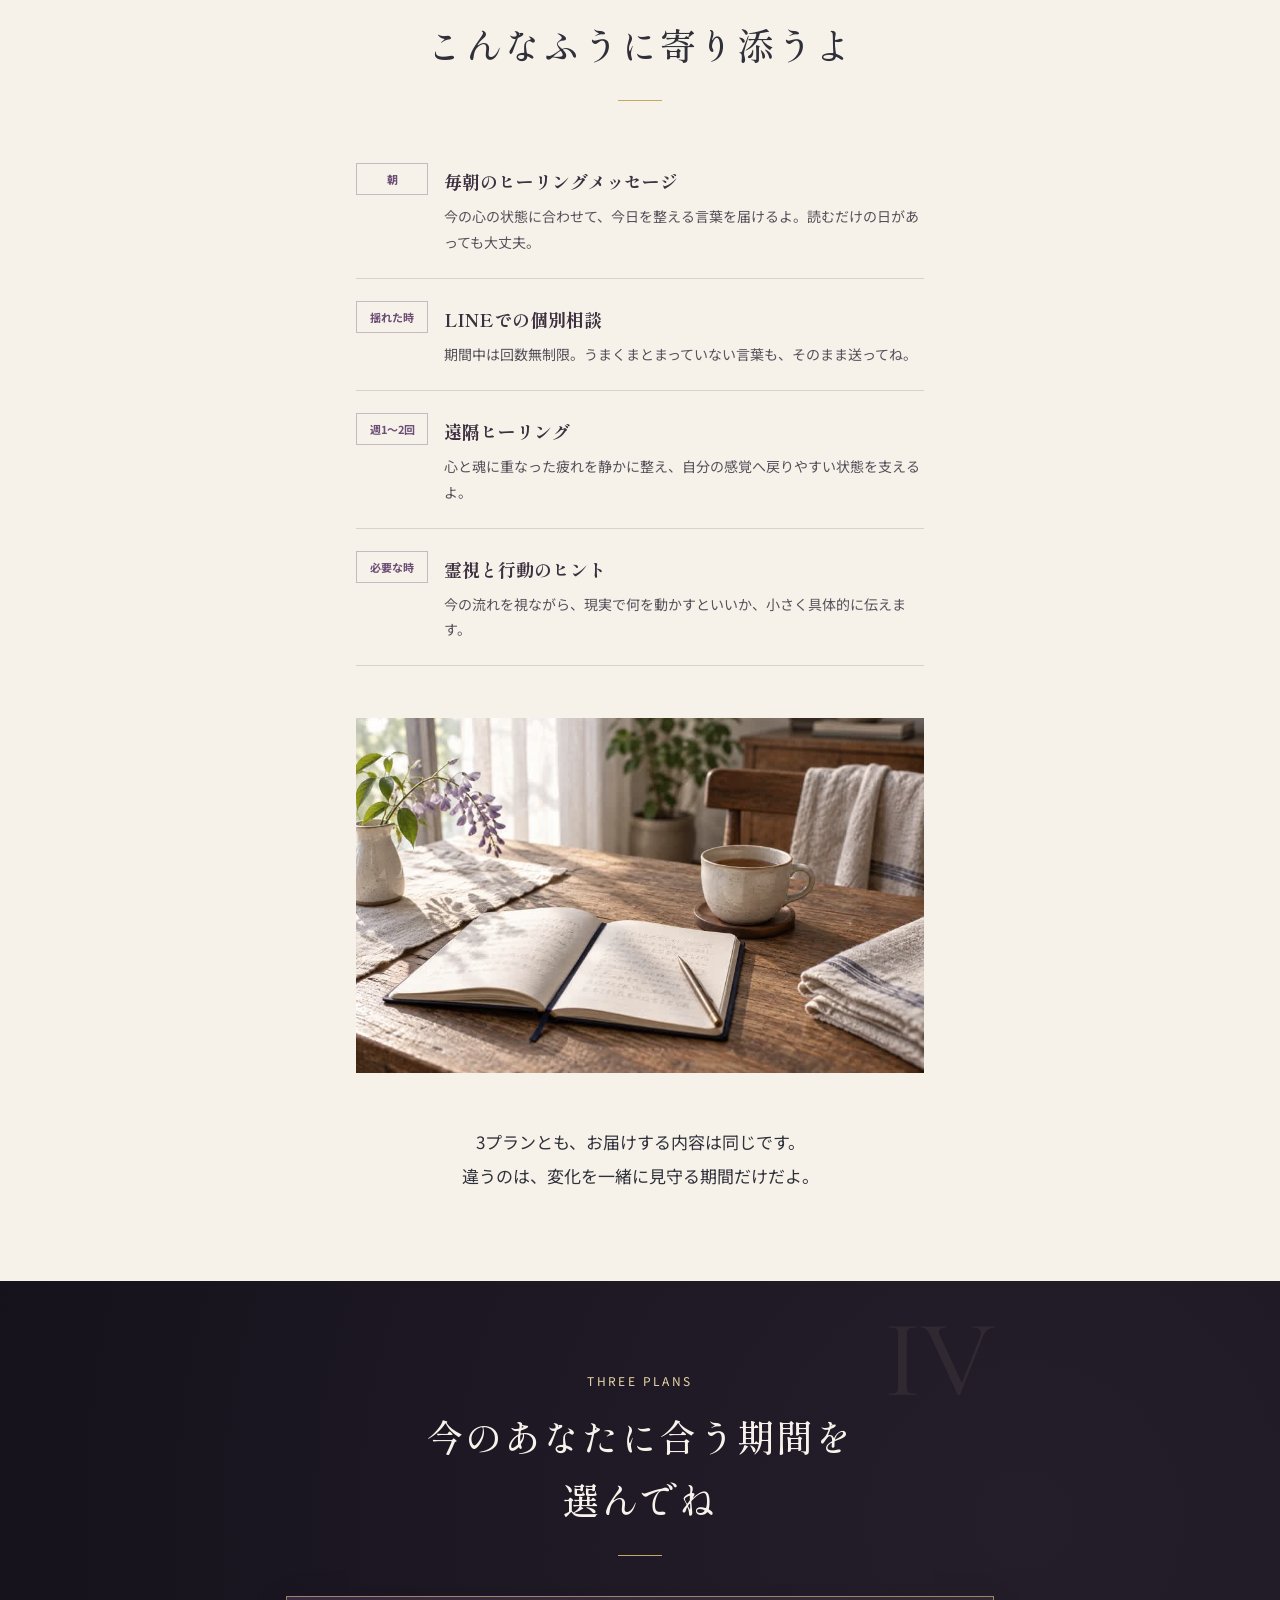
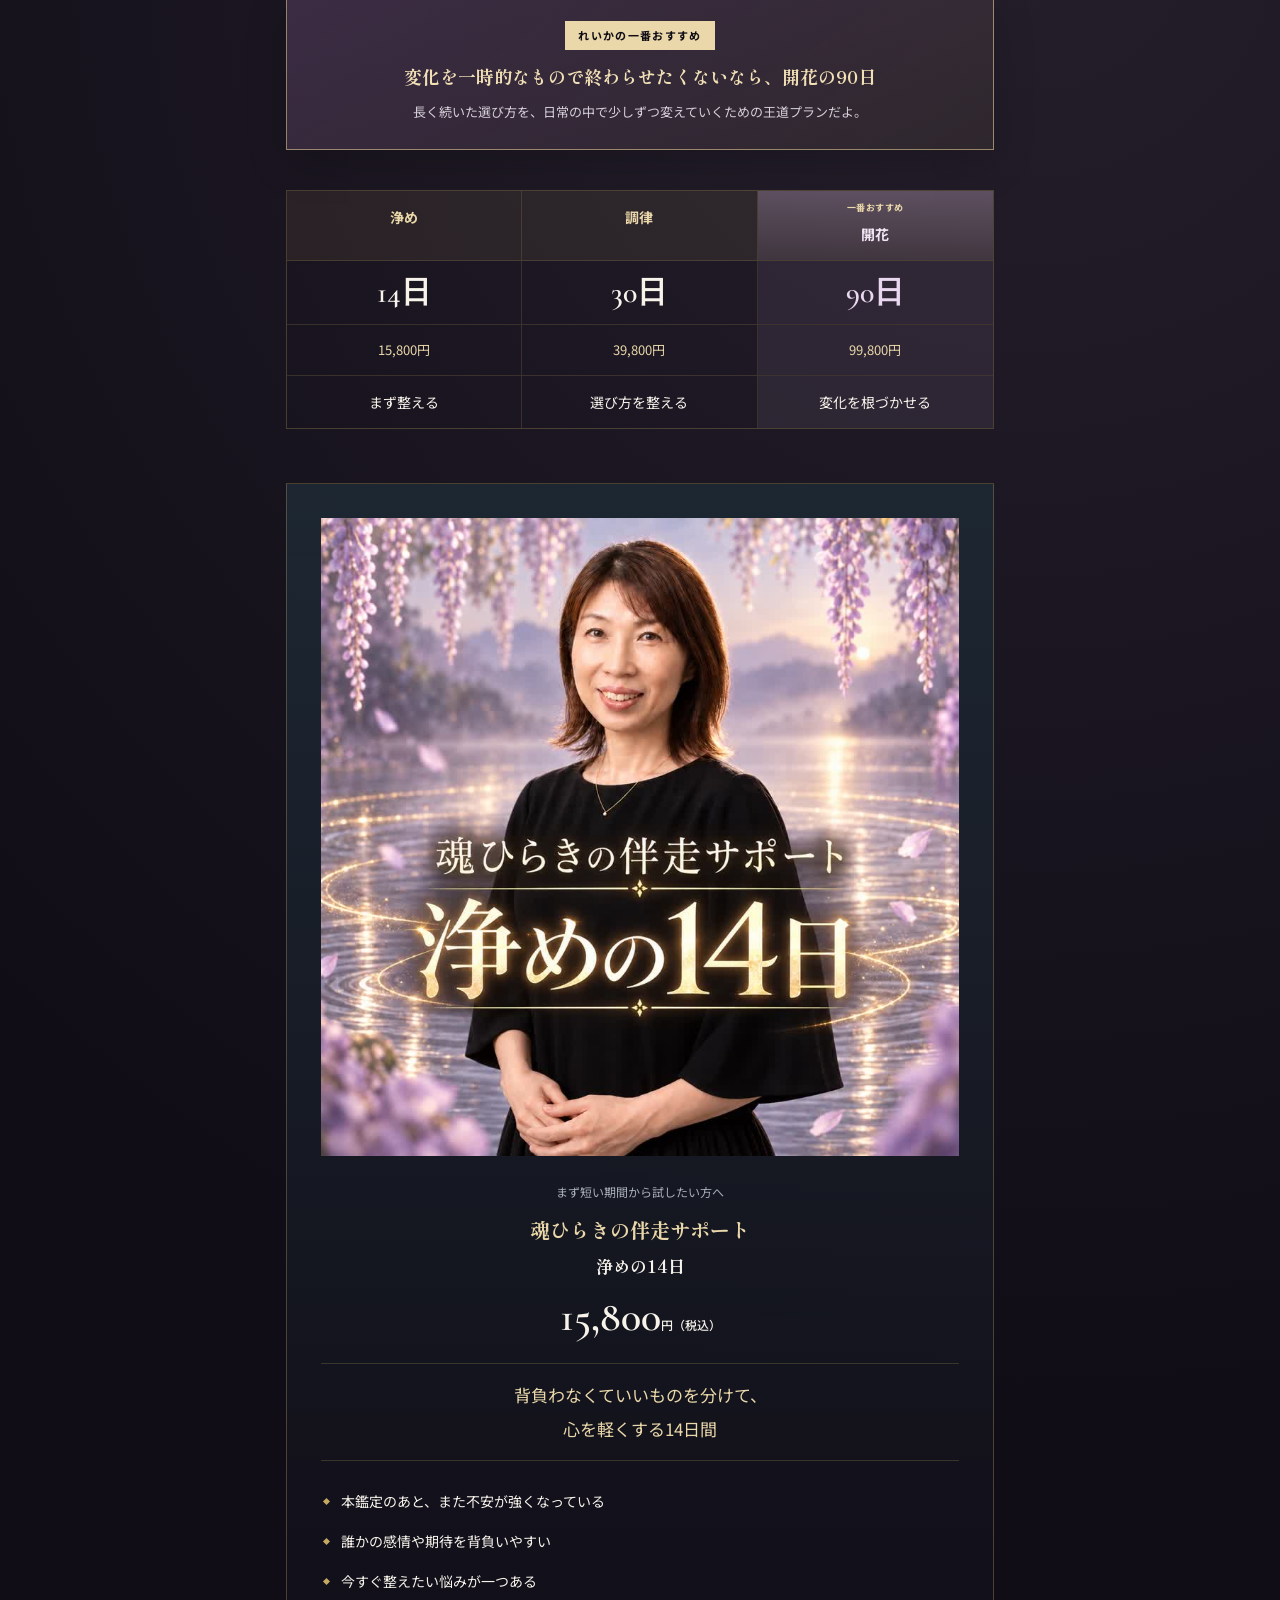
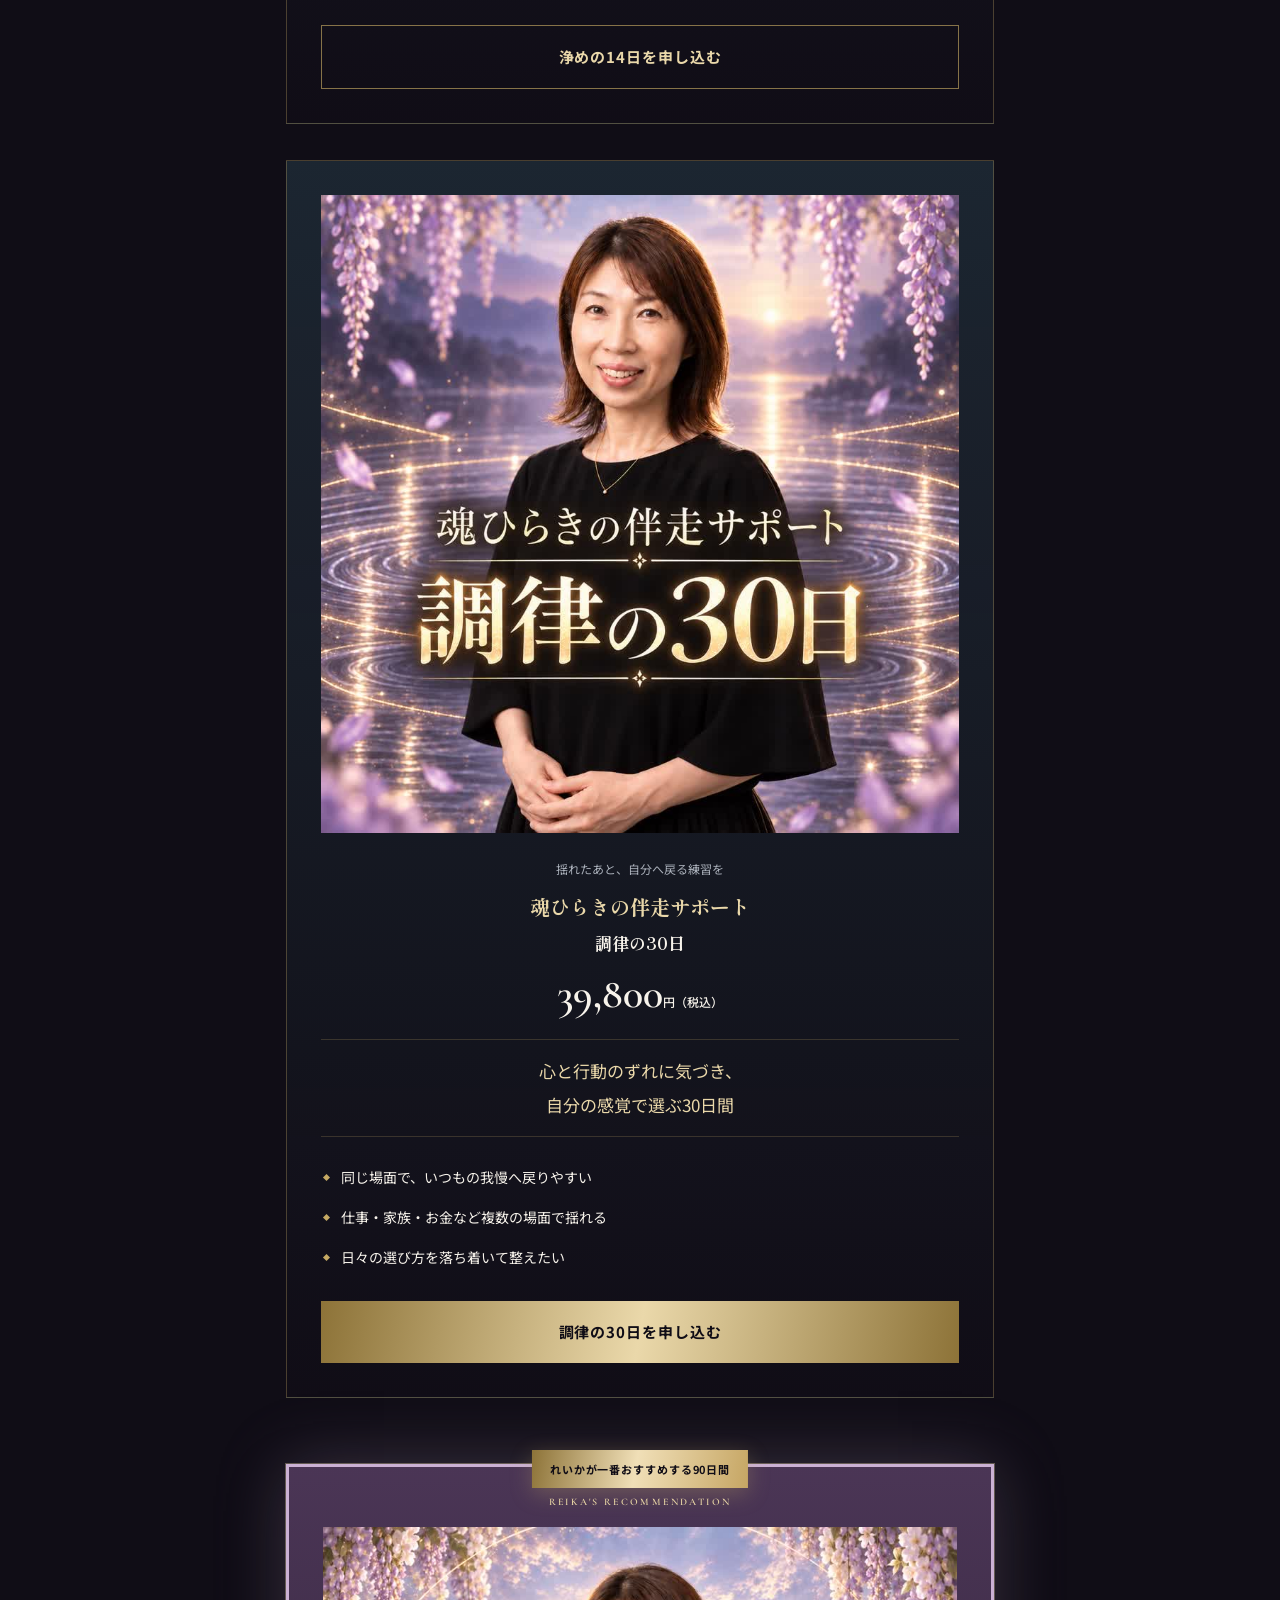
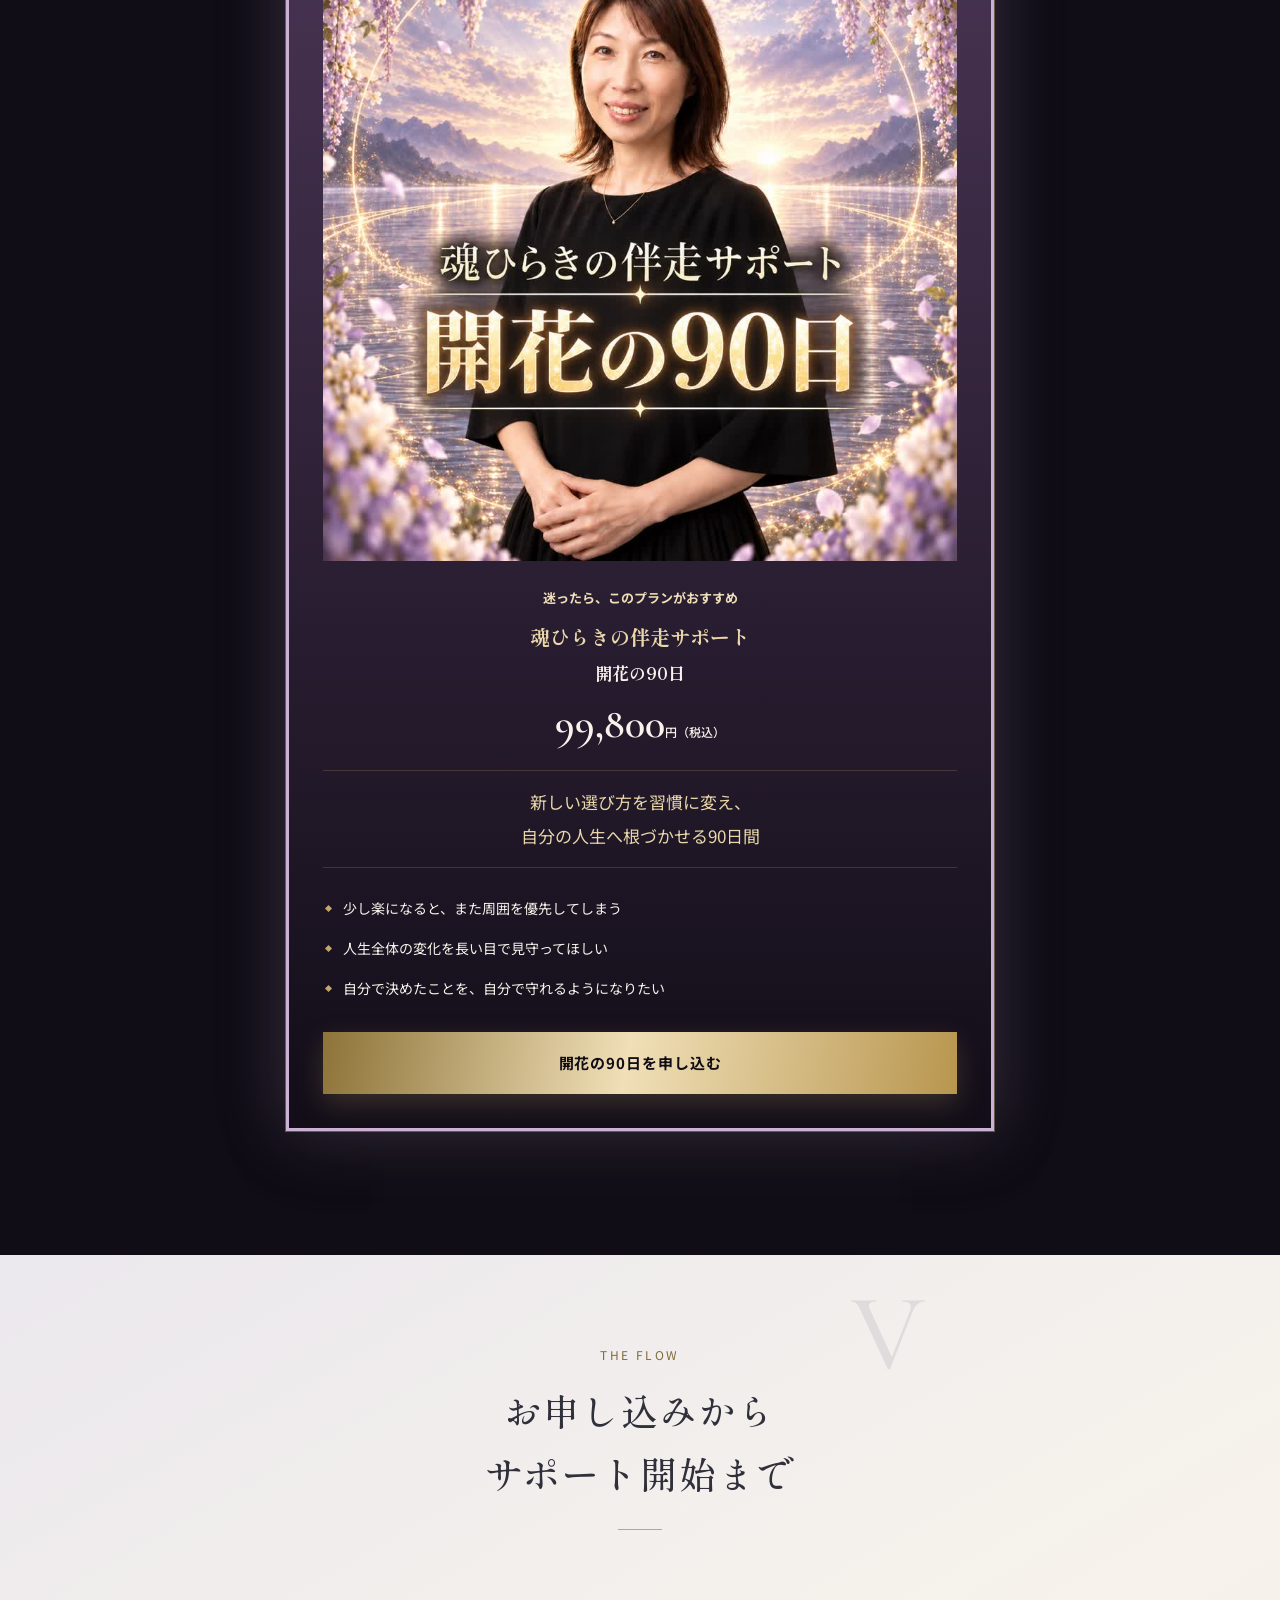
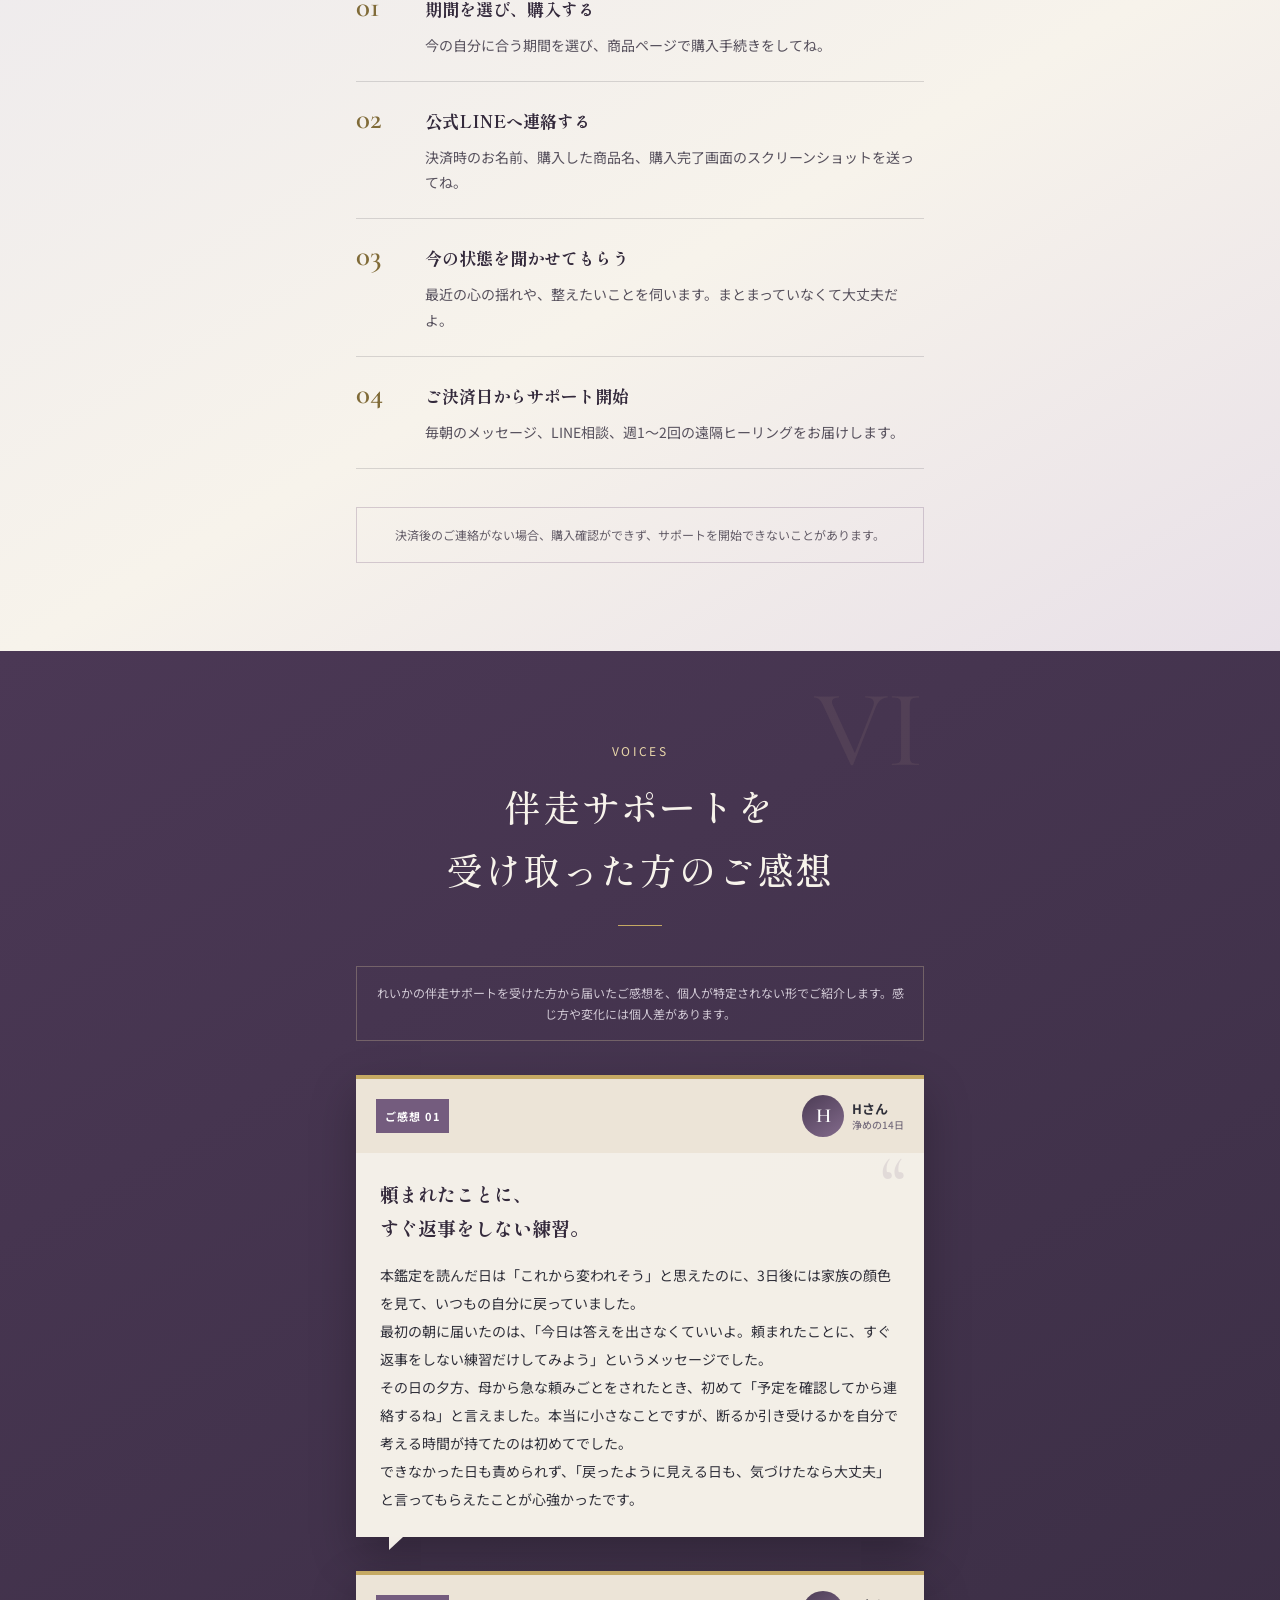
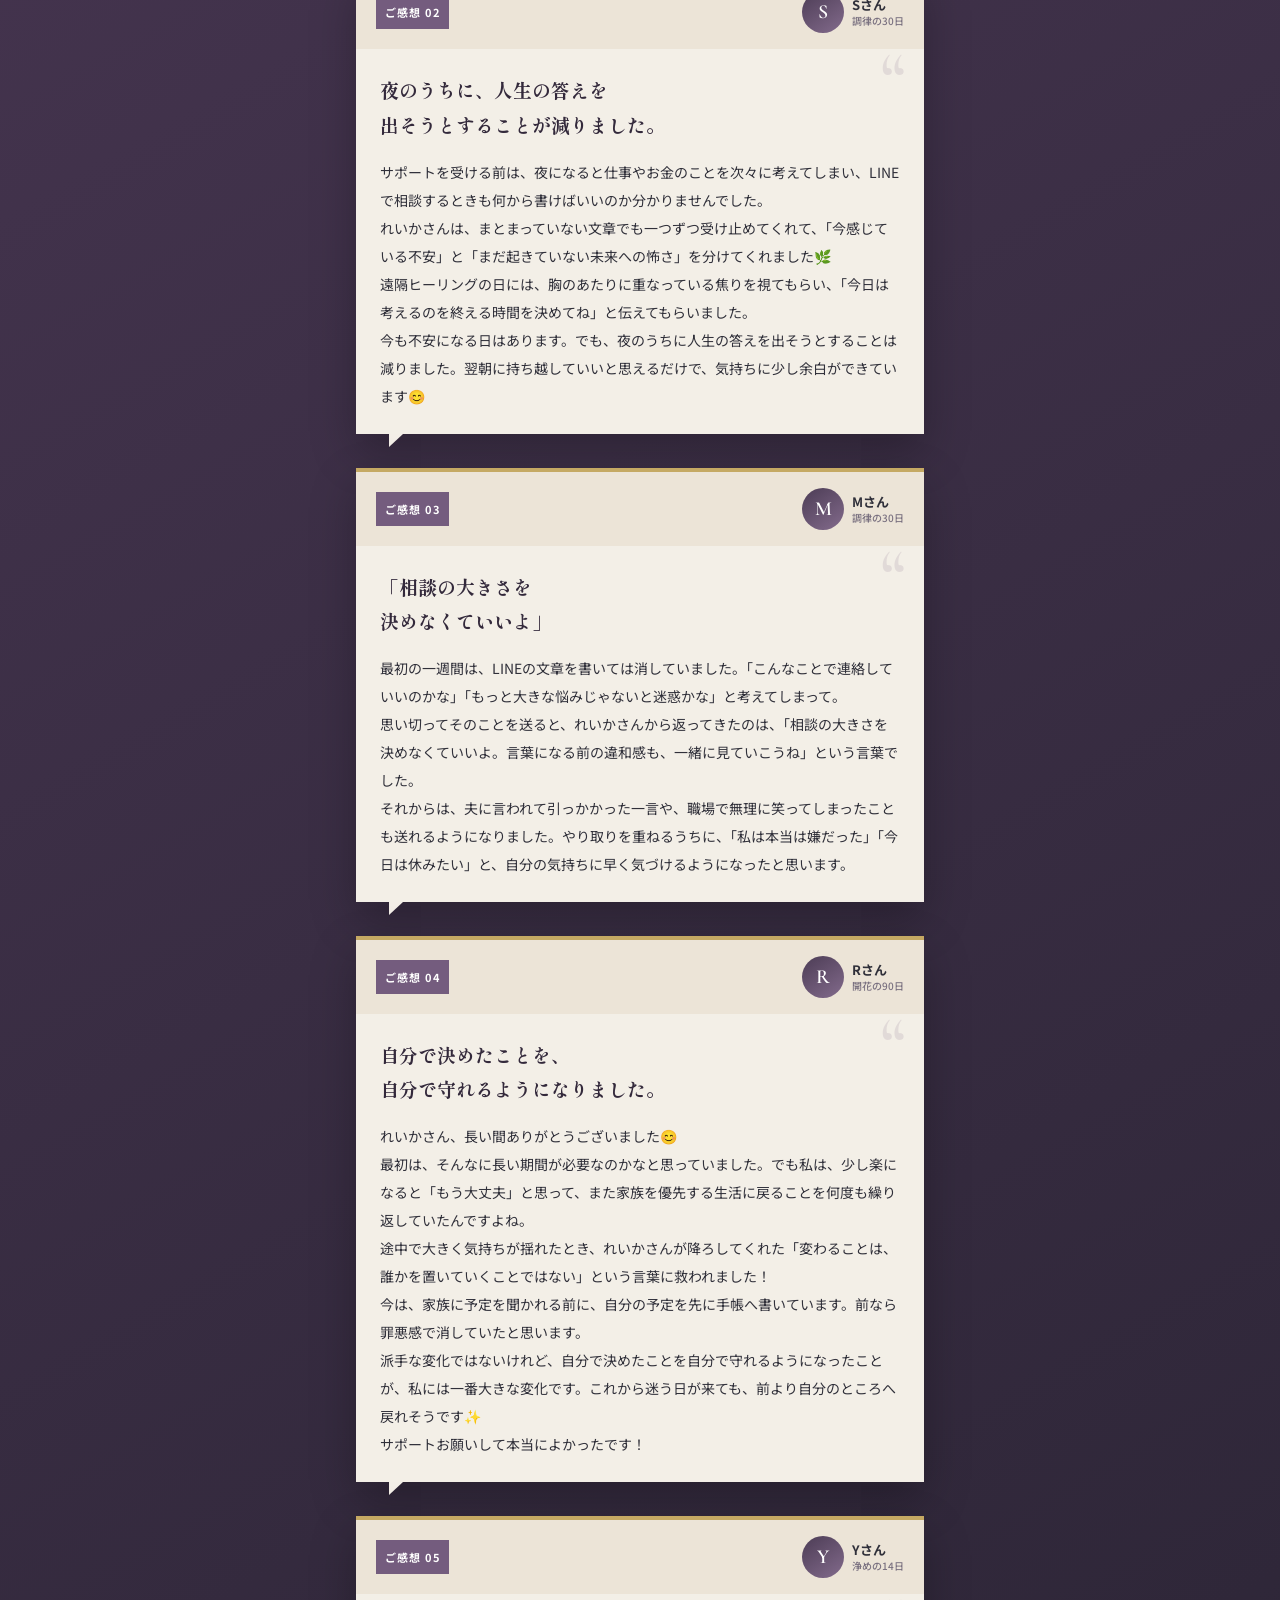
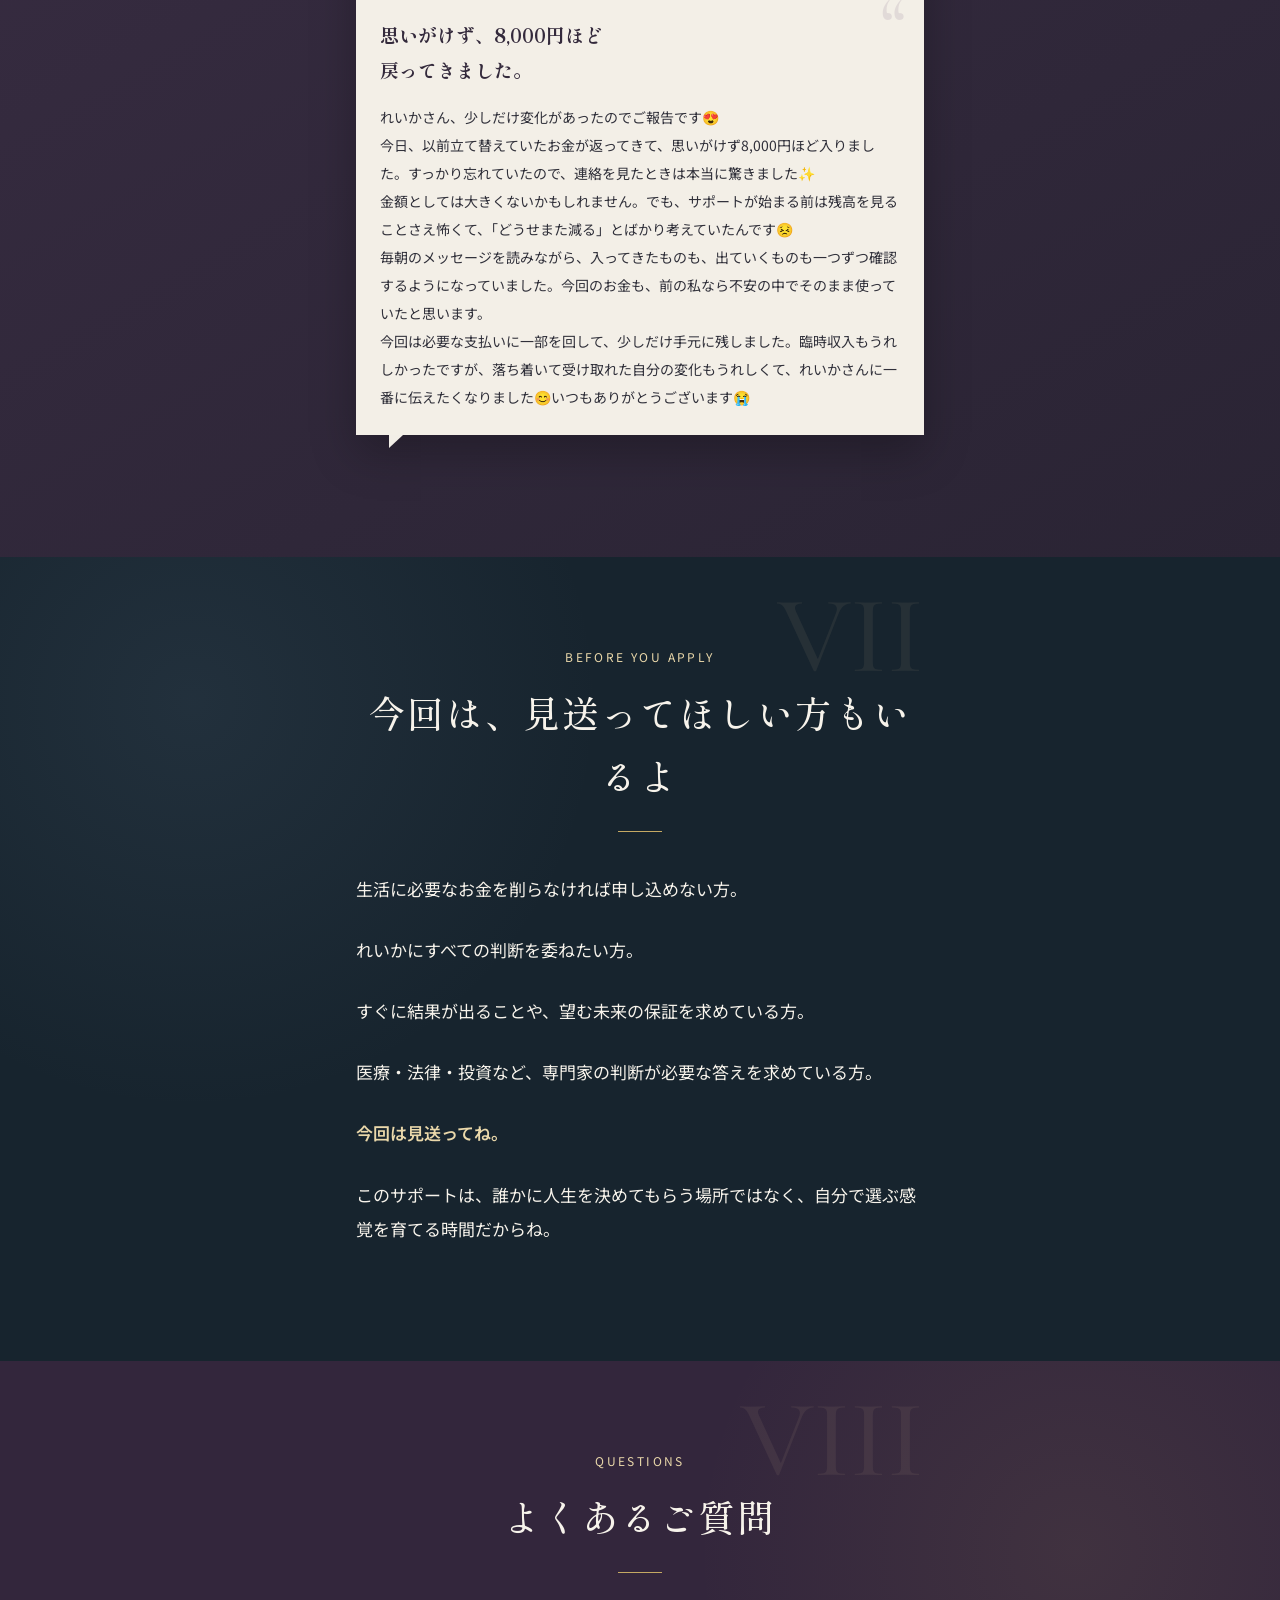
<file: support.html>
<!doctype html>
<html lang="ja">
<head>
  <meta charset="utf-8">
  <meta name="viewport" content="width=device-width, initial-scale=1, viewport-fit=cover">
  <meta name="description" content="本鑑定を受け取った方へ。毎朝のヒーリングメッセージ、LINE相談、遠隔ヒーリング、必要に応じた霊視を通して、れいかが日々の選択に寄り添う伴走サポートです。">
  <meta name="theme-color" content="#14101b">
  <title>れいかの魂ひらきの伴走サポート</title>
  <link rel="icon" type="image/svg+xml" href="data:image/svg+xml,%3Csvg%20xmlns='http://www.w3.org/2000/svg'%20viewBox='0%200%2064%2064'%3E%3Crect%20width='64'%20height='64'%20rx='14'%20fill='%2314101b'/%3E%3Cpath%20d='M17%2042c6-18%2024-25%2030-15-8-1-18%205-20%2017'%20fill='none'%20stroke='%23d9c18b'%20stroke-width='3'%20stroke-linecap='round'/%3E%3Ccircle%20cx='43'%20cy='21'%20r='3'%20fill='%23b69bc0'/%3E%3C/svg%3E">
  <link rel="preconnect" href="https://fonts.googleapis.com">
  <link rel="preconnect" href="https://fonts.gstatic.com" crossorigin>
  <link href="https://fonts.googleapis.com/css2?family=Cormorant+Garamond:wght@400;500;600&amp;family=Noto+Sans+JP:wght@400;500;600;700&amp;family=Shippori+Mincho+B1:wght@400;500;600;700;800&amp;display=swap" rel="stylesheet">
  <link rel="stylesheet" href="support.css?v=20261009-2">
</head>
<body data-deadline-key="reika_bansou_v2" data-deadline-days="3">
  <div class="progress" aria-hidden="true"><span id="progressBar"></span></div>

  <header class="hero" id="top">
    <div class="hero-photo">
      <img src="assets/reika-support-hero.jpg" alt="自然光の部屋で穏やかに迎える霊媒師れいか" width="1536" height="1024">
    </div>
    <div class="hero-copy reveal">
      <p class="kicker">本鑑定を受け取ったあなたへ</p>
      <h1>気づいただけで、<br><em>終わらせないために。</em></h1>
      <p class="hero-lead">揺れる日も、戻りそうな日も。<br>自分の人生を選ぶ感覚を、一緒に育てるよ。</p>
      <a class="ghost-link" href="#plans">三つのサポートを見る</a>
      <div class="scroll" aria-hidden="true"><span>SCROLL</span><i></i></div>
    </div>
  </header>

  <aside class="price-peek reveal" aria-label="伴走サポートの期間と価格">
    <p>魂ひらきの伴走サポート</p>
    <div class="peek-grid">
      <div><span>浄め</span><strong>14<small>日</small></strong><b>15,800円</b></div>
      <div><span>調律</span><strong>30<small>日</small></strong><b>39,800円</b></div>
      <div class="featured"><span>開花</span><strong>90<small>日</small></strong><b>99,800円</b></div>
    </div>
    <small>3プランとも提供内容は共通。違うのは、一緒に整えていく期間です。</small>
  </aside>

  <section class="limited-offer" aria-labelledby="limited-title">
    <div class="limit-box reveal">
      <span class="limit-tag">3日間の優先案内</span>
      <h2 id="limited-title">本鑑定を受け取った方へ、<br><em>心が動いた今</em>を大切にしてほしい</h2>
      <p>このページを初めて開いた日の3日後の24時までを、これからの選び方を落ち着いて考えるための目安にしてね。期間を過ぎても、お申し込みは引き続きできます。</p>
      <p>このページを初めて開いた日を基準に、3日後の24時まで。再読み込みしても残り時間は戻りません。</p>
      <div class="countdown" role="timer" aria-label="優先案内期間の残り時間" aria-live="polite">
        <div><b data-d>2</b><span>日</span></div><i>:</i>
        <div><b data-h>23</b><span>時間</span></div><i>:</i>
        <div><b data-m>59</b><span>分</span></div><i>:</i>
        <div><b data-s>59</b><span>秒</span></div>
      </div>
      <div class="countdown-expired" role="status">3日間の優先案内期間は終了しました。<br><strong>お申し込みは、引き続き受け付けています。</strong></div>
      <div class="urgency" aria-label="今月お受けできる伴走枠の残り状況">
        <div class="urgency-head"><span>今月お受けできる伴走枠</span><strong>残りわずか</strong></div>
        <div class="urgency-track"><span></span></div>
        <p>一人ずつ丁寧に伴走するため、今月の受付人数を絞っています。</p>
      </div>
      <a class="limit-cta" href="#plans">プランを見る</a>
    </div>
  </section>

  <main>
    <section class="section night-blue">
      <div class="wrap">
        <div class="chapter">I</div>
        <p class="eyebrow">AFTER THE READING</p>
        <h2>鑑定を読んだ日は軽くなったのに、<br>また元へ戻ってしまうことがある</h2>
        <div class="gold-line"></div>
        <div class="copy reveal">
          <p>本鑑定で、自分が何を背負ってきたのか分かった。これからは、自分の気持ちを大切にしようと思えた。</p>
          <p>でも日常へ戻ると、家族の一言に揺れたり、職場でまた我慢したり、夜になると不安が膨らんだりすることがあるよね。</p>
          <p>それは、鑑定が届かなかったからでも、あなたの意志が弱いからでもないよ。</p>
        </div>
        <blockquote class="quote reveal">長く続けてきた選び方は、<br>分かった瞬間ではなく、<br>小さな選択を重ねる中で変わっていく。</blockquote>
        <div class="achievement reveal" role="group" aria-label="れいかの鑑定実績3万件超">
          <div><span data-count="30000" data-count-duration="2600">0</span><small>件超</small></div>
          <p>これまでに向き合ってきた鑑定実績</p>
        </div>
        <p class="big reveal">気づきを、毎日の選び方へ。<br>その間を一緒に歩くのが、伴走サポートだよ。</p>
      </div>
    </section>

    <section class="section plum">
      <div class="wrap">
        <div class="chapter">II</div>
        <p class="eyebrow">NOT DEPENDENCE</p>
        <h2>答えを預ける場所ではなく、<br>自分へ戻る場所にしたい</h2>
        <div class="gold-line"></div>
        <div class="copy reveal">
          <p>毎日、私に答えを聞かなければ動けない。そんな状態をつくるためのサポートではありません。</p>
          <p>揺れたときに今の気持ちをほどき、必要なら霊視で流れを確かめて、最後は自分の感覚で選べるように整えていくよ。</p>
          <p>できなかった日があっても責めない。迷ったら、また自分のところへ戻れば大丈夫だからね。</p>
        </div>
        <figure class="full-photo reveal-scale">
          <img src="assets/reika-support-prayer.jpg" alt="静かな部屋で心を整えるれいか" width="1536" height="1024" loading="lazy">
          <figcaption>届いた言葉を、今日できる小さな一歩へ変えていくね。</figcaption>
        </figure>
      </div>
    </section>

    <section class="section pearl">
      <div class="wrap">
        <div class="chapter">III</div>
        <p class="eyebrow">WHAT YOU RECEIVE</p>
        <h2>一日の中で、<br>こんなふうに寄り添うよ</h2>
        <div class="gold-line"></div>
        <div class="support-list reveal">
          <article><span>朝</span><div><h3>毎朝のヒーリングメッセージ</h3><p>今の心の状態に合わせて、今日を整える言葉を届けるよ。読むだけの日があっても大丈夫。</p></div></article>
          <article><span>揺れた時</span><div><h3>LINEでの個別相談</h3><p>期間中は回数無制限。うまくまとまっていない言葉も、そのまま送ってね。</p></div></article>
          <article><span>週1〜2回</span><div><h3>遠隔ヒーリング</h3><p>心と魂に重なった疲れを静かに整え、自分の感覚へ戻りやすい状態を支えるよ。</p></div></article>
          <article><span>必要な時</span><div><h3>霊視と行動のヒント</h3><p>今の流れを視ながら、現実で何を動かすといいか、小さく具体的に伝えます。</p></div></article>
        </div>
        <figure class="wide-photo reveal-scale"><img src="assets/reika-support-reset.jpg" alt="ノートとお茶のある静かな朝の時間" width="1536" height="1024" loading="lazy"></figure>
        <p class="center reveal">3プランとも、お届けする内容は同じです。<br>違うのは、変化を一緒に見守る期間だけだよ。</p>
      </div>
    </section>

    <section class="section night" id="plans">
      <div class="wrap wide-wrap">
        <div class="chapter">IV</div>
        <p class="eyebrow">THREE PLANS</p>
        <h2>今のあなたに合う期間を<br>選んでね</h2>
        <div class="gold-line"></div>
        <p class="best-lead reveal"><span>れいかの一番おすすめ</span><strong>変化を一時的なもので終わらせたくないなら、開花の90日</strong>長く続いた選び方を、日常の中で少しずつ変えていくための王道プランだよ。</p>

        <div class="compare reveal" role="table" aria-label="三つのサポートプラン比較">
          <div class="compare-row head" role="row"><div>浄め</div><div>調律</div><div class="best-column"><small>一番おすすめ</small>開花</div></div>
          <div class="compare-row period" role="row"><div>14日</div><div>30日</div><div>90日</div></div>
          <div class="compare-row price" role="row"><div>15,800円</div><div>39,800円</div><div>99,800円</div></div>
          <div class="compare-row" role="row"><div>まず整える</div><div>選び方を整える</div><div>変化を根づかせる</div></div>
        </div>

        <article class="product reveal">
          <img src="assets/product-support-14.jpg" alt="魂ひらきの伴走サポート 浄めの14日" width="1254" height="1254" loading="lazy">
          <p class="product-label">まず短い期間から試したい方へ</p>
          <h3>魂ひらきの伴走サポート<br><span>浄めの14日</span></h3>
          <p class="product-price">15,800<small>円（税込）</small></p>
          <p class="product-goal">背負わなくていいものを分けて、<br>心を軽くする14日間</p>
          <ul><li>本鑑定のあと、また不安が強くなっている</li><li>誰かの感情や期待を背負いやすい</li><li>今すぐ整えたい悩みが一つある</li></ul>
          <a class="product-button outline" data-limited-cta href="https://pmsdqb4c2p0emj0yagvc.stores.jp/items/6ac3438775b84f63386bdb07" target="_blank" rel="noopener">浄めの14日を申し込む</a>
        </article>

        <article class="product reveal">
          <img src="assets/product-support-30.jpg" alt="魂ひらきの伴走サポート 調律の30日" width="1254" height="1254" loading="lazy">
          <p class="product-label">揺れたあと、自分へ戻る練習を</p>
          <h3>魂ひらきの伴走サポート<br><span>調律の30日</span></h3>
          <p class="product-price">39,800<small>円（税込）</small></p>
          <p class="product-goal">心と行動のずれに気づき、<br>自分の感覚で選ぶ30日間</p>
          <ul><li>同じ場面で、いつもの我慢へ戻りやすい</li><li>仕事・家族・お金など複数の場面で揺れる</li><li>日々の選び方を落ち着いて整えたい</li></ul>
          <a class="product-button gold-button" data-limited-cta href="https://pmsdqb4c2p0emj0yagvc.stores.jp/items/6ac3449c9ad542d79488ceb0" target="_blank" rel="noopener">調律の30日を申し込む</a>
        </article>

        <article class="product deep best reveal">
          <div class="badge best-badge">れいかが一番おすすめする90日間</div>
          <img src="assets/product-support-90.jpg" alt="魂ひらきの伴走サポート 開花の90日" width="1254" height="1254" loading="lazy">
          <p class="product-label best-label">迷ったら、このプランがおすすめ</p>
          <h3>魂ひらきの伴走サポート<br><span>開花の90日</span></h3>
          <p class="product-price">99,800<small>円（税込）</small></p>
          <p class="product-goal">新しい選び方を習慣に変え、<br>自分の人生へ根づかせる90日間</p>
          <ul><li>少し楽になると、また周囲を優先してしまう</li><li>人生全体の変化を長い目で見守ってほしい</li><li>自分で決めたことを、自分で守れるようになりたい</li></ul>
          <a class="product-button violet-button" data-limited-cta href="https://pmsdqb4c2p0emj0yagvc.stores.jp/items/6ac34671f3a5b72750f9b579" target="_blank" rel="noopener">開花の90日を申し込む</a>
        </article>
      </div>
    </section>

    <section class="section mist">
      <div class="wrap">
        <div class="chapter">V</div>
        <p class="eyebrow">THE FLOW</p>
        <h2>お申し込みから<br>サポート開始まで</h2>
        <div class="gold-line"></div>
        <ol class="steps reveal">
          <li><span>01</span><div><b>期間を選び、購入する</b><p>今の自分に合う期間を選び、商品ページで購入手続きをしてね。</p></div></li>
          <li><span>02</span><div><b>公式LINEへ連絡する</b><p>決済時のお名前、購入した商品名、購入完了画面のスクリーンショットを送ってね。</p></div></li>
          <li><span>03</span><div><b>今の状態を聞かせてもらう</b><p>最近の心の揺れや、整えたいことを伺います。まとまっていなくて大丈夫だよ。</p></div></li>
          <li><span>04</span><div><b>ご決済日からサポート開始</b><p>毎朝のメッセージ、LINE相談、週1〜2回の遠隔ヒーリングをお届けします。</p></div></li>
        </ol>
        <p class="note reveal">決済後のご連絡がない場合、購入確認ができず、サポートを開始できないことがあります。</p>
      </div>
    </section>

    <section class="section voices-section">
      <div class="wrap">
        <div class="chapter">VI</div>
        <p class="eyebrow">VOICES</p>
        <h2>伴走サポートを<br>受け取った方のご感想</h2>
        <div class="gold-line"></div>
        <p class="voice-disclaimer reveal">れいかの伴走サポートを受けた方から届いたご感想を、個人が特定されない形でご紹介します。感じ方や変化には個人差があります。</p>

        <article class="voice-card reveal">
          <div class="voice-head"><span class="voice-label">ご感想 01</span><div class="voice-person"><i>H</i><p>Hさん<small>浄めの14日</small></p></div></div>
          <h3>頼まれたことに、<br>すぐ返事をしない練習。</h3>
          <p>本鑑定を読んだ日は「これから変われそう」と思えたのに、3日後には家族の顔色を見て、いつもの自分に戻っていました。</p>
          <p>最初の朝に届いたのは、「今日は答えを出さなくていいよ。頼まれたことに、すぐ返事をしない練習だけしてみよう」というメッセージでした。</p>
          <p>その日の夕方、母から急な頼みごとをされたとき、初めて「予定を確認してから連絡するね」と言えました。本当に小さなことですが、断るか引き受けるかを自分で考える時間が持てたのは初めてでした。</p>
          <p>できなかった日も責められず、「戻ったように見える日も、気づけたなら大丈夫」と言ってもらえたことが心強かったです。</p>
        </article>

        <article class="voice-card reveal">
          <div class="voice-head"><span class="voice-label">ご感想 02</span><div class="voice-person"><i>S</i><p>Sさん<small>調律の30日</small></p></div></div>
          <h3>夜のうちに、人生の答えを<br>出そうとすることが減りました。</h3>
          <p>サポートを受ける前は、夜になると仕事やお金のことを次々に考えてしまい、LINEで相談するときも何から書けばいいのか分かりませんでした。</p>
          <p>れいかさんは、まとまっていない文章でも一つずつ受け止めてくれて、「今感じている不安」と「まだ起きていない未来への怖さ」を分けてくれました🌿</p>
          <p>遠隔ヒーリングの日には、胸のあたりに重なっている焦りを視てもらい、「今日は考えるのを終える時間を決めてね」と伝えてもらいました。</p>
          <p>今も不安になる日はあります。でも、夜のうちに人生の答えを出そうとすることは減りました。翌朝に持ち越していいと思えるだけで、気持ちに少し余白ができています😊</p>
        </article>

        <article class="voice-card reveal">
          <div class="voice-head"><span class="voice-label">ご感想 03</span><div class="voice-person"><i>M</i><p>Mさん<small>調律の30日</small></p></div></div>
          <h3>「相談の大きさを<br>決めなくていいよ」</h3>
          <p>最初の一週間は、LINEの文章を書いては消していました。「こんなことで連絡していいのかな」「もっと大きな悩みじゃないと迷惑かな」と考えてしまって。</p>
          <p>思い切ってそのことを送ると、れいかさんから返ってきたのは、「相談の大きさを決めなくていいよ。言葉になる前の違和感も、一緒に見ていこうね」という言葉でした。</p>
          <p>それからは、夫に言われて引っかかった一言や、職場で無理に笑ってしまったことも送れるようになりました。やり取りを重ねるうちに、「私は本当は嫌だった」「今日は休みたい」と、自分の気持ちに早く気づけるようになったと思います。</p>
        </article>

        <article class="voice-card reveal">
          <div class="voice-head"><span class="voice-label">ご感想 04</span><div class="voice-person"><i>R</i><p>Rさん<small>開花の90日</small></p></div></div>
          <h3>自分で決めたことを、<br>自分で守れるようになりました。</h3>
          <p>れいかさん、長い間ありがとうございました😊</p>
          <p>最初は、そんなに長い期間が必要なのかなと思っていました。でも私は、少し楽になると「もう大丈夫」と思って、また家族を優先する生活に戻ることを何度も繰り返していたんですよね。</p>
          <p>途中で大きく気持ちが揺れたとき、れいかさんが降ろしてくれた「変わることは、誰かを置いていくことではない」という言葉に救われました！</p>
          <p>今は、家族に予定を聞かれる前に、自分の予定を先に手帳へ書いています。前なら罪悪感で消していたと思います。</p>
          <p>派手な変化ではないけれど、自分で決めたことを自分で守れるようになったことが、私には一番大きな変化です。これから迷う日が来ても、前より自分のところへ戻れそうです✨<br>サポートお願いして本当によかったです！</p>
        </article>

        <article class="voice-card reveal">
          <div class="voice-head"><span class="voice-label">ご感想 05</span><div class="voice-person"><i>Y</i><p>Yさん<small>浄めの14日</small></p></div></div>
          <h3>思いがけず、8,000円ほど<br>戻ってきました。</h3>
          <p>れいかさん、少しだけ変化があったのでご報告です😍</p>
          <p>今日、以前立て替えていたお金が返ってきて、思いがけず8,000円ほど入りました。すっかり忘れていたので、連絡を見たときは本当に驚きました✨</p>
          <p>金額としては大きくないかもしれません。でも、サポートが始まる前は残高を見ることさえ怖くて、「どうせまた減る」とばかり考えていたんです😣</p>
          <p>毎朝のメッセージを読みながら、入ってきたものも、出ていくものも一つずつ確認するようになっていました。今回のお金も、前の私なら不安の中でそのまま使っていたと思います。</p>
          <p>今回は必要な支払いに一部を回して、少しだけ手元に残しました。臨時収入もうれしかったですが、落ち着いて受け取れた自分の変化もうれしくて、れいかさんに一番に伝えたくなりました😊いつもありがとうございます😭</p>
        </article>
      </div>
    </section>

    <section class="section night-blue">
      <div class="wrap">
        <div class="chapter">VII</div>
        <p class="eyebrow">BEFORE YOU APPLY</p>
        <h2>今回は、見送ってほしい方もいるよ</h2>
        <div class="gold-line"></div>
        <div class="copy reveal">
          <p>生活に必要なお金を削らなければ申し込めない方。</p>
          <p>れいかにすべての判断を委ねたい方。</p>
          <p>すぐに結果が出ることや、望む未来の保証を求めている方。</p>
          <p>医療・法律・投資など、専門家の判断が必要な答えを求めている方。</p>
          <p><strong>今回は見送ってね。</strong></p>
          <p>このサポートは、誰かに人生を決めてもらう場所ではなく、自分で選ぶ感覚を育てる時間だからね。</p>
        </div>
      </div>
    </section>

    <section class="section plum">
      <div class="wrap">
        <div class="chapter">VIII</div>
        <p class="eyebrow">QUESTIONS</p>
        <h2>よくあるご質問</h2>
        <div class="gold-line"></div>
        <div class="faqs reveal">
          <details><summary>本鑑定を受けていなくても申し込めますか？</summary><p>基本的には、本鑑定を受け取った方へ向けたサポートです。鑑定で視えた内容を土台にすることで、日々の変化をより具体的に見守れるからだよ。</p></details>
          <details><summary>3プランで内容は違いますか？</summary><p>毎朝のヒーリングメッセージ、LINE相談、週1〜2回の遠隔ヒーリング、必要に応じた霊視と行動のヒントは共通です。違うのはサポート期間です。</p></details>
          <details><summary>LINE相談は何回できますか？</summary><p>期間中は回数無制限です。すぐに答えられない時間帯もあるけれど、届いた内容を順番に確認して返します。</p></details>
          <details><summary>毎日返信しないといけませんか？</summary><p>返信できない日があっても大丈夫。毎朝のメッセージを読むだけの日や、静かに過ごす日があっていいよ。</p></details>
          <details><summary>遠隔ヒーリングはどのくらいの頻度ですか？</summary><p>週1〜2回を目安に行います。受け取り方には個人差があり、変化や結果を保証するものではありません。</p></details>
          <details><summary>途中で期間を延長できますか？</summary><p>状況に応じて、終了後に別の期間へ申し込むことはできます。無理に継続を勧めることはありません。</p></details>
          <details><summary>3日間を過ぎたら申し込めませんか？</summary><p>3日間を過ぎても、このページから引き続き申し込めます。カウンターは、鑑定後の気持ちが新しいうちに今後を考えるための目安として表示しています。</p></details>
        </div>
      </div>
    </section>

    <section class="section closing">
      <figure class="closing-photo"><img src="assets/reika-support-step.jpg" alt="朝の湖畔を自分の歩幅で進むれいか" width="1536" height="1024" loading="lazy"></figure>
      <div class="wrap">
        <div class="chapter">IX</div>
        <p class="eyebrow">FROM REIKA</p>
        <h2>最後に</h2>
        <div class="gold-line"></div>
        <div class="copy reveal">
          <p>変わりたいと思ったのに、また元へ戻ってしまった。</p>
          <p>そんな日は、自分を責めたくなるよね。</p>
          <p>でも、戻ったように見える日も、前とは違う場所にいるよ。気づけたことも、誰かに話せたことも、もう変化の一部だから。</p>
          <p><strong>ひとりで完璧に進まなくて大丈夫。</strong></p>
          <p>揺れたら一緒に整えて、また自分の歩幅で進もうね。</p>
        </div>
        <div class="closing-message reveal"><span>あなたの人生を選べるのは、あなただよ。</span><strong>その感覚を思い出すまで、<br>そばで見守るね。</strong></div>
        <p class="signature reveal">霊媒師　れいか</p>
        <a class="cta primary reveal" href="#plans"><span>三つの期間から選ぶ</span><small>14日 / 30日 / 90日・提供内容は共通です</small></a>
      </div>
    </section>
  </main>

  <footer>
    <p>本サポートは未来や結果を保証するものではありません。</p>
    <p>医療・法律・投資など、専門資格が必要な判断や助言は行いません。</p>
    <p>サービスの性質上、お申し込み後のキャンセル・返金はお受けできません。</p>
    <p>サポート内容の整理・文章化に一部AI技術を活用する場合があります。霊視・霊媒で受け取る内容そのものをAIが行うものではありません。</p>
    <a href="https://pmsdqb4c2p0emj0yagvc.stores.jp/tokushoho" target="_blank" rel="noopener">特定商取引法に基づく表記</a>
    <span>REIKA</span>
  </footer>

  <div class="sticky" id="sticky"><div><strong>15,800<small>円〜</small></strong><span><b data-countdown-mini>残り時間を計算中</b>・三つの伴走期間</span></div><a href="#plans">期間を選ぶ</a></div>
  <script src="script.js?v=20261020-deadline"></script>
</body>
</html>
</file>
<file: styles.css>
:root{
  --ink:#0a1117;--ink2:#163044;--ink3:#24425a;--plum:#261f2e;--paper:#f4f1e9;--pearl:#e9e4d9;
  --gold:#b99a58;--gold-light:#e8d6aa;--gold-dark:#80672f;--purple:#8e839e;
  --red:#d07865;--muted:#91a0aa;--max:640px;--pad:26px;
}
*{box-sizing:border-box;margin:0;padding:0}
html{scroll-behavior:smooth;-webkit-text-size-adjust:100%}
body{background:var(--ink);color:var(--paper);font-family:"Noto Sans JP",sans-serif;font-size:16.5px;line-height:1.95;letter-spacing:.025em;overflow-x:hidden;padding-bottom:88px;-webkit-font-smoothing:antialiased}
img{display:block;width:100%;height:auto}
a{color:inherit}
strong{color:var(--gold-light)}
.progress{position:fixed;z-index:90;top:0;left:0;width:100%;height:2px}.progress span{display:block;width:0;height:100%;background:linear-gradient(90deg,var(--gold-dark),var(--gold-light));box-shadow:0 0 8px rgba(232,214,170,.45)}
.wrap{width:min(100%,var(--max));margin:0 auto;padding:0 var(--pad)}
.section{position:relative;padding:68px 0;overflow:hidden;border-top:1px solid rgba(232,214,170,.08)}
.ink{background:radial-gradient(circle at 90% 8%,rgba(142,131,158,.08),transparent 34%),var(--ink)}
.ink-blue{background:linear-gradient(155deg,#19364b 0%,#102432 52%,#0b171f 100%)}
.ink-blue.reverse{background:linear-gradient(155deg,#2a2231 0%,#1d202a 52%,#101923 100%)}
.pearl{background:linear-gradient(160deg,#f0ece3 0%,var(--pearl) 52%,#ddd6c8 100%);color:#27313a;border-top-color:rgba(128,103,47,.18)}
.voices-section{background:radial-gradient(circle at 10% 8%,rgba(185,154,88,.15),transparent 28%),linear-gradient(155deg,#33293b 0%,var(--plum) 48%,#171a22 100%)}
.chapter{font:500 74px/1 "Cormorant Garamond",serif;color:rgba(185,154,88,.18);text-align:center;margin-bottom:-23px}
.eyebrow{text-align:center;font:600 11px/1.4 "Cormorant Garamond",serif;letter-spacing:.42em;color:var(--gold);margin-bottom:18px}
h1,h2,h3{font-family:"Shippori Mincho B1",serif}
h2{text-align:center;font-size:clamp(27px,7.2vw,35px);line-height:1.72;letter-spacing:.09em;font-weight:700}.pearl h2{color:#1d2a34}
.gold-line{height:1px;width:58px;background:linear-gradient(90deg,transparent,var(--gold),transparent);margin:24px auto 38px}
.copy p{margin:0 0 1.55em}.copy p:last-child{margin-bottom:0}
.center{text-align:center;margin-bottom:38px}.big{font-family:"Shippori Mincho B1",serif;text-align:center;font-size:clamp(24px,6.8vw,34px);font-weight:700;line-height:1.8;margin:50px 0;color:var(--paper)}
.quote{margin:48px 0;padding:34px 22px;border-top:1px solid rgba(185,154,88,.38);border-bottom:1px solid rgba(185,154,88,.38);font-family:"Shippori Mincho B1",serif;color:var(--gold-light);text-align:center;font-size:18px;line-height:2.2;background:linear-gradient(180deg,rgba(185,154,88,.06),transparent)}
.pattern{height:70px;background-color:var(--ink);background-image:radial-gradient(circle at 25px 25px,transparent 23px,rgba(185,154,88,.11) 24px,transparent 25px);background-size:50px 50px;opacity:.7}
.hero{min-height:100svh;background:var(--ink);display:flex;flex-direction:column;position:relative}.hero-photo{height:56svh;min-height:390px;overflow:hidden;position:relative}.hero-photo img{height:100%;object-fit:cover;object-position:56% 38%}.hero-photo:after{content:"";position:absolute;inset:0;background:linear-gradient(180deg,rgba(11,18,24,.05),transparent 48%,var(--ink) 100%)}
.hero-copy{text-align:center;display:flex;flex-direction:column;align-items:center;justify-content:center;flex:1;padding:6px 24px 70px}.kicker{font-family:"Shippori Mincho B1",serif;font-size:13px;letter-spacing:.19em;color:var(--gold);margin-bottom:12px}.hero h1{font-size:clamp(32px,9vw,45px);line-height:1.58;letter-spacing:.06em}.hero h1 em{font-style:normal;color:var(--gold-light)}.hero-lead{font-size:14px;color:#c7cbd0;margin:18px 0 22px}.ghost-link{border:1px solid rgba(185,154,88,.52);padding:10px 22px;text-decoration:none;font-size:13px;letter-spacing:.12em;color:var(--gold-light)}.scroll{display:flex;flex-direction:column;align-items:center;margin-top:26px;color:var(--muted);font:500 9px/1 "Cormorant Garamond",serif;letter-spacing:.4em}.scroll i{display:block;width:1px;height:35px;margin-top:8px;background:linear-gradient(var(--gold),transparent);animation:scroll 2.2s ease-in-out infinite}@keyframes scroll{0%,100%{transform:scaleY(.4);transform-origin:top;opacity:.4}50%{transform:scaleY(1);opacity:1}}
.price-peek{width:min(calc(100% - 30px),590px);margin:0 auto 28px;padding:25px 20px;background:#121f29;border:1px solid rgba(185,154,88,.28);text-align:center;box-shadow:0 20px 50px rgba(0,0,0,.22)}.price-peek>p{font-family:"Shippori Mincho B1",serif;color:var(--gold-light);letter-spacing:.15em;margin-bottom:15px}.peek-grid{display:grid;grid-template-columns:1fr 1fr;margin-bottom:14px}.peek-grid>div{padding:8px;border-right:1px solid rgba(185,154,88,.2);position:relative}.peek-grid>div:last-child{border:0}.peek-grid span{display:block;font-size:12px;color:#b8c2c9}.peek-grid strong{display:block;font:600 28px/1.5 "Cormorant Garamond",serif;color:var(--paper)}.peek-grid small{font-family:"Noto Sans JP",sans-serif;font-size:12px}.peek-grid b{position:absolute;top:-26px;left:50%;transform:translateX(-50%);font-size:9px;white-space:nowrap;background:var(--gold);color:var(--ink);padding:2px 8px}.price-peek>small{display:block;color:var(--muted);line-height:1.7}
.stat{display:flex;align-items:center;justify-content:center;gap:24px;margin:52px 0 8px;padding:28px 0;border-top:1px solid rgba(185,154,88,.18);border-bottom:1px solid rgba(185,154,88,.18)}.stat strong{font:600 56px/1 "Cormorant Garamond",serif;color:var(--gold-light)}.stat strong small{font:600 17px/1 "Noto Sans JP",sans-serif}.stat span{font-size:12px;color:var(--muted);line-height:1.8}
.full-photo{position:relative;margin:52px calc(var(--pad) * -1);overflow:hidden}.full-photo img{aspect-ratio:4/5;object-fit:cover;object-position:50% 48%;filter:saturate(.82) brightness(.77)}.full-photo:after{content:"";position:absolute;inset:0;background:linear-gradient(var(--ink),transparent 20%,transparent 70%,var(--ink))}.full-photo figcaption{position:absolute;z-index:2;left:26px;right:26px;bottom:48px;text-align:center;font-family:"Shippori Mincho B1",serif;font-size:18px;line-height:2;text-shadow:0 2px 10px #000}.wide-photo{margin:52px 0;position:relative;overflow:hidden}.wide-photo img{aspect-ratio:16/10;object-fit:cover;filter:saturate(.75) brightness(.78)}.wide-photo:after{content:"";position:absolute;inset:0;background:linear-gradient(180deg,rgba(11,18,24,.25),transparent,rgba(11,18,24,.35))}
.depth{margin:46px 0}.depth-label{font-size:12px;letter-spacing:.14em;margin:22px 0 9px;padding-left:12px;border-left:22px solid currentColor}.depth-label.muted{color:var(--muted)}.depth-label.gold{color:var(--gold)}.depth-row{display:grid;grid-template-columns:72px 1fr;border-left:1px solid rgba(185,154,88,.25);padding:18px 8px}.depth-row>span{font-size:11px;color:var(--muted);border:1px solid rgba(185,154,88,.25);align-self:start;text-align:center;padding:2px 4px}.depth-row strong{display:block;font-size:15px;color:var(--paper);margin-bottom:4px}.depth-row small{display:block;color:var(--muted);font-size:13px}.depth-row.deep{background:linear-gradient(90deg,rgba(185,154,88,.08),transparent)}.depth-row.deep>span,.depth-row.deep strong{color:var(--gold-light)}
.checklist{list-style:none;margin:40px 0}.checklist li{position:relative;padding:15px 4px 15px 38px;border-bottom:1px solid rgba(185,154,88,.16);font-size:15px}.checklist li:before{content:"";position:absolute;left:6px;top:21px;width:14px;height:14px;border:1px solid var(--gold)}.checklist li:after{content:"";position:absolute;left:9px;top:24px;width:10px;height:6px;border-left:2px solid var(--gold-light);border-bottom:2px solid var(--gold-light);transform:rotate(-45deg)}
.compare{border:1px solid rgba(185,154,88,.3);margin:38px 0 50px}.compare-row{display:grid;grid-template-columns:1fr 1fr;border-bottom:1px solid rgba(185,154,88,.18)}.compare-row:last-child{border:0}.compare-row>div{padding:14px 10px;text-align:center;font-size:13px}.compare-row>div:first-child{border-right:1px solid rgba(185,154,88,.18);color:#b8c2c9}.compare-row.head{background:rgba(185,154,88,.09);font-weight:700}.compare-row.head>div:last-child{color:var(--gold-light)}.compare-row.price{font:600 25px/1.4 "Cormorant Garamond",serif}
.product{position:relative;margin:34px 0;padding:28px 24px 30px;border:1px solid rgba(185,154,88,.32);background:linear-gradient(180deg,rgba(21,39,53,.78),rgba(11,18,24,.5))}.product.recommended{border:2px solid var(--gold);box-shadow:0 0 50px rgba(185,154,88,.16);margin-top:58px}.product img{aspect-ratio:1;object-fit:cover;margin-bottom:24px}.badge{position:absolute;z-index:2;top:-13px;left:50%;transform:translateX(-50%);white-space:nowrap;background:linear-gradient(100deg,var(--gold-dark),var(--gold-light),var(--gold-dark));color:var(--ink);font-size:11px;font-weight:700;padding:5px 18px;letter-spacing:.12em}.product-label{text-align:center;color:var(--muted);font-size:12px;margin-bottom:8px}.product h3{text-align:center;font-size:21px;line-height:1.75;color:var(--gold-light);letter-spacing:.08em}.product h3 span{font-size:16px;color:var(--paper)}.product-price{text-align:center;font:600 42px/1.3 "Cormorant Garamond",serif;color:var(--paper);margin:10px 0}.product-price small{font:500 13px/1 "Noto Sans JP",sans-serif;margin-left:5px}.product-goal{text-align:center;color:var(--gold-light);padding:14px 0;margin:18px 0;border-top:1px solid rgba(185,154,88,.24);border-bottom:1px solid rgba(185,154,88,.24)}.product>p:not(.product-label,.product-price,.product-goal){font-size:15px;margin-bottom:16px}.product ul{list-style:none;margin:20px 0}.product li{position:relative;font-size:14px;padding:5px 0 5px 20px}.product li:before{content:"";position:absolute;left:3px;top:17px;width:5px;height:5px;background:var(--gold);transform:rotate(45deg)}.product-button{display:block;text-decoration:none;text-align:center;margin-top:25px;padding:16px 10px;font-size:15px;font-weight:700;letter-spacing:.08em}.outline{border:1px solid rgba(185,154,88,.58);color:var(--gold-light)}.gold-button{background:linear-gradient(100deg,var(--gold-dark),var(--gold-light) 50%,var(--gold-dark));color:var(--ink);box-shadow:0 8px 25px rgba(185,154,88,.18)}.whisper{text-align:center;color:var(--muted);font-size:14px;line-height:2.1;margin:48px 0 0}
.cta{display:block;max-width:430px;margin:48px auto 0;text-decoration:none;text-align:center;padding:17px 14px}.cta span{display:block;font-weight:700;letter-spacing:.12em}.cta small{display:block;font-size:11px;margin-top:6px;letter-spacing:.04em}.cta.primary{color:var(--ink);background:linear-gradient(100deg,var(--gold-dark),var(--gold-light) 48%,#f0dfb7 54%,var(--gold-dark));background-size:230% 100%;animation:sheen 7s ease-in-out infinite;box-shadow:0 12px 32px rgba(185,154,88,.2)}@keyframes sheen{0%,100%{background-position:0}50%{background-position:100%}}
.pearl .chapter{color:rgba(128,103,47,.17)}.pearl .eyebrow{color:var(--gold-dark)}.steps{list-style:none;margin:40px 0}.steps li{display:grid;grid-template-columns:55px 1fr;gap:16px;padding:23px 0;border-bottom:1px solid rgba(39,49,58,.18)}.steps>li>span{font:600 30px/1 "Cormorant Garamond",serif;color:var(--gold-dark)}.steps b{font-family:"Shippori Mincho B1",serif;font-size:17px;color:#1d2a34}.steps p{font-size:14px;margin-top:8px;line-height:1.85;color:#4b5660}.note{text-align:center;font-size:12px;color:#646d73;padding:16px;border:1px solid rgba(128,103,47,.25)}
.voice-disclaimer{margin:0 0 30px;padding:15px 16px;border:1px solid rgba(232,214,170,.28);color:#c9c3cf;font-size:12px;line-height:1.9;text-align:center}
.voice-card{position:relative;margin:34px 0;padding:0 25px 25px;background:rgba(247,244,237,.98);color:#30303a;border-top:4px solid var(--gold);box-shadow:0 18px 42px rgba(0,0,0,.24)}
.voice-card:before{content:"";position:absolute;left:34px;bottom:-13px;border-width:13px 14px 0 0;border-style:solid;border-color:rgba(247,244,237,.98) transparent transparent transparent}
.voice-card:after{content:"“";position:absolute;right:18px;top:63px;font:500 74px/1 "Cormorant Garamond",serif;color:rgba(128,103,47,.15)}
.voice-card-head{position:relative;z-index:1;display:flex;align-items:center;justify-content:space-between;gap:14px;margin:0 -25px 25px;padding:17px 22px;background:#ece6da;border-bottom:1px solid rgba(128,103,47,.2)}
.voice-label{flex:none;padding:6px 10px;background:#725f79;color:#fff;font-size:11px;font-weight:700;letter-spacing:.12em}
.voice-person{display:flex;align-items:center;justify-content:flex-end;gap:9px;min-width:0;text-align:left}
.voice-avatar{display:grid;place-items:center;flex:none;width:42px;height:42px;border-radius:50%;background:linear-gradient(145deg,#493d51,#7d6a84);color:#fff;font:600 20px/1 "Cormorant Garamond",serif;box-shadow:0 4px 10px rgba(51,41,59,.22)}
.voice-card .voice-meta{margin:0;color:#4e4254;font-size:13px;font-weight:700;line-height:1.35;letter-spacing:.03em}.voice-card .voice-meta small{color:#7b7180;font-size:10px;font-weight:500}
.voice-card h3{position:relative;z-index:1;margin-bottom:18px;padding-right:18px;color:#33293b;font-size:19px;line-height:1.8;letter-spacing:.05em}
.voice-card>p:not(.voice-note){position:relative;z-index:1;margin-bottom:1.15em;font-size:14px;line-height:2}.voice-card>p:last-of-type:not(.voice-note){margin-bottom:0}
.voice-card .voice-note{position:relative;z-index:1;margin:22px 0 0;padding-top:12px;border-top:1px solid rgba(128,103,47,.2);color:#817786;font-size:10px;text-align:right;line-height:1.6}
.faqs details{border-bottom:1px solid rgba(185,154,88,.22)}.faqs summary{cursor:pointer;list-style:none;padding:20px 34px 20px 2px;font-family:"Shippori Mincho B1",serif;color:var(--gold-light);position:relative}.faqs summary::-webkit-details-marker{display:none}.faqs summary:after{content:"＋";position:absolute;right:4px;top:20px;color:var(--gold)}.faqs details[open] summary:after{content:"−"}.faqs details p{padding:0 8px 22px;color:#bbc4ca;font-size:14px;line-height:2}
.closing{background:var(--ink2);padding-top:0}.closing-photo{position:relative;max-height:560px;overflow:hidden}.closing-photo img{height:clamp(390px,65vw,560px);object-fit:cover;object-position:55% 45%;filter:saturate(.82) brightness(.82)}.closing-photo:after{content:"";position:absolute;inset:0;background:linear-gradient(180deg,rgba(16,29,39,.05),rgba(16,29,39,.1) 55%,var(--ink2))}.closing .wrap{padding-top:25px}.closing-message{text-align:center;margin:52px 0}.closing-message span{display:block;font-family:"Shippori Mincho B1",serif;color:#c4cbd0;margin-bottom:22px}.closing-message strong{display:block;font-family:"Shippori Mincho B1",serif;font-size:28px;line-height:1.8}.signature{text-align:right;color:var(--gold-light);font-family:"Shippori Mincho B1",serif;margin-top:34px}
footer{background:#080d11;text-align:center;color:#71808a;padding:45px 24px 125px;font-size:11px;line-height:1.9}footer p{margin-bottom:8px}footer a{display:inline-block;margin:18px 0;color:#a4afb5}footer span{display:block;font:500 11px/1 "Cormorant Garamond",serif;letter-spacing:.45em;color:var(--gold)}
.sticky{position:fixed;z-index:80;left:0;right:0;bottom:0;display:flex;align-items:center;justify-content:space-between;gap:16px;padding:10px 16px calc(10px + env(safe-area-inset-bottom));background:rgba(8,13,17,.94);backdrop-filter:blur(12px);border-top:1px solid rgba(185,154,88,.28);transform:translateY(110%);transition:transform .45s ease}.sticky.on{transform:none}.sticky>div{display:flex;flex-direction:column}.sticky strong{font:600 25px/1.05 "Cormorant Garamond",serif;color:var(--paper)}.sticky strong small{font:500 11px/1 "Noto Sans JP",sans-serif}.sticky span{font-size:10px;color:var(--muted)}.sticky a{background:linear-gradient(100deg,var(--gold-dark),var(--gold-light),var(--gold-dark));color:var(--ink);font-size:14px;font-weight:700;text-decoration:none;padding:13px 24px;letter-spacing:.08em}
.reveal{opacity:0;transform:translateY(24px);transition:opacity .9s ease,transform .9s ease}.reveal-scale{opacity:0;transform:scale(1.025);transition:opacity 1.1s ease,transform 1.2s ease}.reveal.on,.reveal-scale.on{opacity:1;transform:none}
.hero-photo img{animation:kantei-hero-breathe 17s ease-in-out infinite alternate;will-change:transform}@keyframes kantei-hero-breathe{from{transform:scale(1.01) translate3d(0,0,0)}to{transform:scale(1.07) translate3d(-.7%,-1%,0)}}
.gold-line{opacity:.2;transform:scaleX(0);transform-origin:center;transition:transform 1.05s cubic-bezier(.2,.75,.25,1),opacity .7s ease}.gold-line.on{opacity:1;transform:scaleX(1)}
.chapter{opacity:0;transform:translate3d(0,14px,0);transition:opacity 1.1s ease,transform 1.25s cubic-bezier(.2,.75,.25,1)}.chapter.on{opacity:1;transform:none}
.price-peek.on{animation:peek-glow 5.8s ease-in-out 1s infinite}@keyframes peek-glow{0%,100%{box-shadow:0 20px 50px rgba(0,0,0,.22),0 0 0 rgba(232,214,170,0)}50%{box-shadow:0 20px 50px rgba(0,0,0,.22),0 0 30px rgba(185,154,88,.15)}}
.full-photo img,.wide-photo img{transform:scale(1.06);transition:transform 1.8s cubic-bezier(.2,.75,.25,1)}.full-photo.on img,.wide-photo.on img{transform:scale(1)}
.product.reveal.on,.voice-card.reveal.on{transition-delay:var(--card-delay,0ms)}.recommended .badge{background-size:220% 100%;animation:kantei-badge-shine 4.8s ease-in-out infinite}@keyframes kantei-badge-shine{0%,100%{background-position:0 50%;filter:brightness(1)}50%{background-position:100% 50%;filter:brightness(1.13)}}
.stat strong [data-count]{display:inline-block;min-width:1.35ch;color:inherit;font:inherit;line-height:inherit;text-align:right;font-variant-numeric:tabular-nums;transform-origin:50% 70%;will-change:transform,filter}.stat [data-count].counting{filter:drop-shadow(0 0 10px rgba(232,214,170,.18))}.stat [data-count].counted{animation:kantei-count-finish .5s cubic-bezier(.2,.75,.25,1) both}@keyframes kantei-count-finish{0%{transform:scale(1)}48%{transform:scale(1.1);filter:drop-shadow(0 0 14px rgba(232,214,170,.42))}100%{transform:scale(1)}}
@media (min-width:760px){body{font-size:17px}.hero-photo{height:62svh}.hero-photo img{object-position:center 37%}.full-photo{margin-left:0;margin-right:0}.full-photo img{aspect-ratio:16/11}.product{padding:34px}.closing-photo{width:min(100%,960px);margin:0 auto}.sticky{justify-content:center}.sticky>div{min-width:150px}}
@media (prefers-reduced-motion:reduce){html{scroll-behavior:auto}.reveal,.reveal-scale,.gold-line,.chapter{opacity:1;transform:none;transition:none}.scroll i,.cta.primary,.hero-photo img,.price-peek.on,.recommended .badge,.stat [data-count].counted{animation:none}.full-photo img,.wide-photo img{transform:none;transition:none}}
.limited-offer{padding:58px 18px 70px;background:linear-gradient(180deg,var(--ink),#e8e3da 22%,#f8f5ef)}.limit-box{position:relative;width:min(100%,760px);margin:0 auto;padding:62px 24px 30px;border:2px solid #b99770;background:radial-gradient(circle at 50% 12%,rgba(213,189,132,.2),transparent 38%),#fbf8f2;color:#332f2d;text-align:center;box-shadow:0 20px 52px rgba(6,12,17,.22)}.limit-box:before{content:"";position:absolute;inset:12px;border:1px solid rgba(185,154,88,.58);pointer-events:none}.limit-tag{position:absolute;z-index:1;top:-27px;left:50%;transform:translateX(-50%);display:inline-block;min-width:190px;padding:13px 20px;background:#735b30;color:#fff;font-size:15px;font-weight:700;letter-spacing:.13em;box-shadow:0 10px 22px rgba(61,45,21,.2)}.limit-box h2{position:relative;z-index:1;font-size:clamp(23px,6.3vw,34px);line-height:1.75;color:#302d2c}.limit-box h2 em{color:#81692f;font-style:normal}.limit-box>p{position:relative;z-index:1;margin:20px auto 24px;max-width:570px;color:#6f6864;font-size:13px;line-height:2}.countdown{position:relative;z-index:1;display:flex;align-items:center;justify-content:center;gap:7px;margin:22px auto 0}.countdown>div{min-width:58px;padding:8px 5px 7px}.countdown b{display:block;color:#302d2c;font:600 38px/1 "Cormorant Garamond",serif}.countdown>div:last-of-type b{color:#9a5d3d}.countdown span{display:block;margin-top:7px;color:#776f6b;font-size:9px}.countdown>i{color:#d2b998;font-style:normal}.countdown.expired{display:none}.countdown-expired{position:relative;z-index:1;display:none;margin:24px auto 0;padding:17px;border:1px solid rgba(129,105,47,.3);background:rgba(185,154,88,.08);color:#534c47;font-size:13px;line-height:1.9}.countdown-expired strong{color:#735b30}.countdown-expired.on{display:block}.urgency{position:relative;z-index:1;margin:26px auto 0;max-width:620px;text-align:left}.urgency-head{display:flex;align-items:center;justify-content:space-between;gap:12px;margin-bottom:9px;color:#716966;font-size:12px}.urgency-head strong{color:#9a5d3d;font-family:"Shippori Mincho B1",serif;font-size:16px;letter-spacing:.08em}.urgency-track{height:11px;padding:2px;border:1px solid #d5c59e;border-radius:999px;background:#eeeae3;overflow:hidden}.urgency-track span{display:block;width:91%;height:100%;border-radius:999px;background:linear-gradient(90deg,#735b30,#b7854c,#efb092)}.urgency p{margin-top:12px;color:#827975;font-size:11px;line-height:1.7;text-align:center}.limit-cta{position:relative;z-index:1;display:block;max-width:440px;margin:26px auto 0;padding:14px 18px;border:1px solid #80632e;border-radius:999px;background:#fff;color:#604820;text-decoration:none;font-weight:700;letter-spacing:.08em}.limit-cta small{display:block;margin-top:3px;color:#887f79;font-size:9px;font-weight:500;letter-spacing:.03em}
</file>
<file: support.css>
:root{--night:#100d16;--night2:#171220;--blue:#17242e;--plum:#33263c;--plum2:#4d3a59;--paper:#f7f3eb;--ink:#30303a;--gold:#c5a963;--gold-light:#ead8aa;--violet:#b69bc0;--muted:#aab0ba;--pad:clamp(22px,6vw,56px)}
*{box-sizing:border-box;margin:0;padding:0}html{scroll-behavior:smooth}body{background:var(--night);color:var(--paper);font-family:"Noto Sans JP",sans-serif;font-size:16.5px;line-height:2;overflow-x:hidden}img{display:block;width:100%;height:auto}a{color:inherit}.progress{position:fixed;z-index:100;top:0;left:0;width:100%;height:2px;background:rgba(255,255,255,.08)}.progress span{display:block;width:0;height:100%;background:linear-gradient(90deg,var(--violet),var(--gold-light))}
.hero{position:relative;min-height:100svh;display:grid;grid-template-rows:58svh auto;background:var(--night)}.hero-photo{position:relative;overflow:hidden}.hero-photo img{height:100%;object-fit:cover;object-position:center 32%;filter:saturate(.82) contrast(.96)}.hero-photo:after{content:"";position:absolute;inset:0;background:linear-gradient(180deg,transparent 46%,rgba(16,13,22,.3) 70%,var(--night))}.hero-copy{position:relative;z-index:2;margin-top:-36px;padding:0 var(--pad) 65px;text-align:center}.kicker,.eyebrow{font-size:12px;letter-spacing:.2em;color:var(--gold-light)}h1,h2,h3,.big,.quote{font-family:"Shippori Mincho B1",serif}h1{font-size:clamp(31px,8.2vw,54px);line-height:1.55;font-weight:500;letter-spacing:.07em;margin:14px 0}h1 em{font-style:normal;color:var(--gold-light)}.hero-lead{font-size:15px;color:#d9d6df;line-height:2}.ghost-link{display:inline-block;margin-top:28px;padding:10px 3px;border-bottom:1px solid var(--gold);color:var(--gold-light);text-decoration:none;font-size:13px;letter-spacing:.12em}.scroll{margin:32px auto 0;color:#817b89;font:500 10px/1 "Cormorant Garamond",serif;letter-spacing:.25em}.scroll i{display:block;width:1px;height:38px;margin:10px auto 0;background:linear-gradient(var(--gold),transparent);animation:scroll 2s infinite}@keyframes scroll{0%,100%{transform:scaleY(.4);transform-origin:top}50%{transform:scaleY(1);transform-origin:top}}
.price-peek{position:relative;z-index:3;margin:-28px 18px 20px;padding:19px 15px 17px;background:rgba(247,243,235,.98);color:var(--ink);box-shadow:0 18px 45px rgba(0,0,0,.28);text-align:center}.price-peek>p{font-family:"Shippori Mincho B1",serif;font-weight:700;color:#493a51}.price-peek>small{display:block;color:#6f6972;font-size:10px;line-height:1.7}.peek-grid{display:grid;grid-template-columns:repeat(3,1fr);margin:14px 0}.peek-grid>div{display:flex;flex-direction:column;padding:3px 6px;border-right:1px solid rgba(73,58,81,.15)}.peek-grid>div:last-child{border:0}.peek-grid span{font-size:11px;color:#665a69}.peek-grid strong{font:600 31px/1.15 "Cormorant Garamond",serif;color:#33293b}.peek-grid strong small{font:600 10px/1 "Noto Sans JP",sans-serif}.peek-grid b{font-size:10px;color:#8a723b}.peek-grid .featured{background:linear-gradient(180deg,rgba(182,155,192,.16),transparent)}
.section{position:relative;padding:88px 0}.wrap{position:relative;width:min(100%,680px);margin:0 auto;padding:0 var(--pad)}.wide-wrap{width:min(100%,820px)}.night{background:radial-gradient(circle at 80% 5%,rgba(182,155,192,.12),transparent 32%),var(--night)}.night-blue{background:radial-gradient(circle at 15% 18%,rgba(108,131,157,.13),transparent 32%),var(--blue)}.plum{background:radial-gradient(circle at 84% 22%,rgba(197,169,99,.09),transparent 30%),var(--plum)}.pearl,.mist{color:var(--ink);background:#f6f2ea}.mist{background:linear-gradient(150deg,#ebe8ee,#f7f3eb 58%,#e8e0e8)}.chapter{position:absolute;right:var(--pad);top:-64px;font:500 110px/1 "Cormorant Garamond",serif;color:rgba(234,216,170,.07)}.pearl .chapter,.mist .chapter{color:rgba(73,58,81,.1)}.eyebrow{text-align:center;margin-bottom:12px}.pearl .eyebrow,.mist .eyebrow{color:#806b38}h2{text-align:center;font-size:clamp(25px,6.4vw,37px);font-weight:500;line-height:1.7;letter-spacing:.05em}.gold-line{width:44px;height:1px;background:var(--gold);margin:24px auto 40px}.copy p{margin-bottom:1.6em}.copy strong{color:var(--gold-light);font-weight:600}.pearl .copy strong,.mist .copy strong{color:#6c4d75}.big{text-align:center;font-size:20px;line-height:2;color:var(--gold-light);margin:48px 0}.quote{margin:52px 0;padding:32px 5px;text-align:center;font-size:20px;line-height:2;border-top:1px solid rgba(197,169,99,.3);border-bottom:1px solid rgba(197,169,99,.3);color:#efe2bf}.center{text-align:center}.full-photo,.wide-photo{position:relative;overflow:hidden;margin:52px 0}.full-photo{margin-left:calc(var(--pad) * -1);margin-right:calc(var(--pad) * -1)}.full-photo img{aspect-ratio:4/5;object-fit:cover;filter:saturate(.82) brightness(.8)}.full-photo:after{content:"";position:absolute;inset:0;background:linear-gradient(180deg,transparent 50%,rgba(32,22,39,.65))}.full-photo figcaption{position:absolute;z-index:1;left:24px;right:24px;bottom:30px;text-align:center;font-family:"Shippori Mincho B1",serif;font-size:17px;line-height:1.9}.wide-photo img{aspect-ratio:16/10;object-fit:cover;filter:saturate(.82)}
.support-list{margin:38px 0}.support-list article{display:grid;grid-template-columns:72px 1fr;gap:16px;padding:22px 0;border-bottom:1px solid rgba(48,48,58,.16)}.support-list span{align-self:start;padding:4px 6px;border:1px solid rgba(108,77,117,.35);color:#6c4d75;text-align:center;font-size:11px;font-weight:700}.support-list h3{font-size:18px;color:#3c3040;margin-bottom:5px}.support-list p{font-size:14px;line-height:1.85;color:#55515a}
.best-lead{margin:0 0 38px;padding:24px 19px;border:1px solid rgba(217,193,139,.62);background:linear-gradient(145deg,rgba(104,74,116,.42),rgba(197,169,99,.08));text-align:center;box-shadow:0 14px 40px rgba(0,0,0,.16)}.best-lead span{display:inline-block;margin-bottom:10px;padding:4px 13px;background:var(--gold-light);color:var(--night);font-size:11px;font-weight:700;letter-spacing:.12em}.best-lead strong{display:block;margin-bottom:8px;color:#f1dfb6;font-family:"Shippori Mincho B1",serif;font-size:18px;line-height:1.8}.best-lead{color:#d6d0da;font-size:13px;line-height:1.9}
.compare{margin:40px 0 54px;border:1px solid rgba(197,169,99,.28)}.compare-row{display:grid;grid-template-columns:repeat(3,1fr);border-bottom:1px solid rgba(197,169,99,.18)}.compare-row:last-child{border:0}.compare-row>div{padding:12px 5px;text-align:center;font-size:11px;border-right:1px solid rgba(197,169,99,.18)}.compare-row>div:last-child{border:0;background:rgba(182,155,192,.1)}.compare-row.head{background:rgba(197,169,99,.09);color:var(--gold-light);font-weight:700}.compare-row.head .best-column{position:relative;padding-top:8px;background:linear-gradient(180deg,rgba(182,155,192,.35),rgba(182,155,192,.13));color:#f2e6f6}.best-column small{display:block;margin-bottom:3px;color:var(--gold-light);font-size:9px;letter-spacing:.05em}.compare-row.period>div{font:600 30px/1.3 "Cormorant Garamond",serif}.compare-row.period>div:last-child{color:#e9d7ef}.compare-row.price>div{font-size:13px;color:var(--gold-light)}
.product{position:relative;margin:36px 0;padding:27px 23px 30px;border:1px solid rgba(197,169,99,.32);background:linear-gradient(180deg,rgba(29,40,51,.92),rgba(16,13,22,.82))}.product.deep{margin-top:66px}.product.best{border:3px solid #cbb1d4;background:linear-gradient(180deg,rgba(77,55,88,.96),rgba(18,13,24,.92));box-shadow:0 0 0 1px rgba(234,216,170,.34),0 0 64px rgba(182,155,192,.27),0 20px 55px rgba(0,0,0,.32)}.product.best:before{content:"REIKA'S RECOMMENDATION";display:block;margin:-4px 0 20px;color:var(--gold-light);text-align:center;font:600 10px/1 "Cormorant Garamond",serif;letter-spacing:.24em}.product img{aspect-ratio:1;object-fit:cover;margin-bottom:24px}.badge{position:absolute;z-index:2;top:-13px;left:50%;transform:translateX(-50%);white-space:nowrap;background:linear-gradient(100deg,#8d7338,var(--gold-light),#8d7338);color:var(--night);font-size:10px;font-weight:700;padding:6px 14px;letter-spacing:.08em}.badge.best-badge{top:-17px;padding:8px 18px;background:linear-gradient(100deg,#8d7338,#f0dfb7 48%,#c6a664 100%);box-shadow:0 6px 22px rgba(197,169,99,.3);font-size:11px}.product-label{text-align:center;color:var(--muted);font-size:12px}.product-label.best-label{color:#f0dfb7;font-weight:700;font-size:13px}.product h3{text-align:center;margin:8px 0;color:var(--gold-light);font-size:20px;line-height:1.75}.product h3 span{color:var(--paper);font-size:17px}.product-price{text-align:center;font:600 42px/1.3 "Cormorant Garamond",serif}.product-price small{font:500 12px/1 "Noto Sans JP",sans-serif}.product-goal{text-align:center;color:var(--gold-light);margin:18px 0;padding:14px 0;border-top:1px solid rgba(197,169,99,.22);border-bottom:1px solid rgba(197,169,99,.22)}.product ul{list-style:none;margin:20px 0}.product li{position:relative;padding:6px 0 6px 20px;font-size:14px}.product li:before{content:"";position:absolute;left:3px;top:18px;width:5px;height:5px;background:var(--gold);transform:rotate(45deg)}.product-button{display:block;margin-top:24px;padding:16px 10px;text-align:center;text-decoration:none;font-weight:700;font-size:15px;letter-spacing:.06em}.outline{border:1px solid rgba(197,169,99,.65);color:var(--gold-light)}.gold-button{background:linear-gradient(100deg,#8d7338,var(--gold-light),#8d7338);color:var(--night)}.violet-button{background:linear-gradient(100deg,#8d7338,#f0dfb7 48%,#b8964f);color:var(--night);box-shadow:0 10px 28px rgba(197,169,99,.22)}
.steps{list-style:none;margin:38px 0}.steps li{display:grid;grid-template-columns:54px 1fr;gap:15px;padding:22px 0;border-bottom:1px solid rgba(48,48,58,.16)}.steps>li>span{font:600 29px/1 "Cormorant Garamond",serif;color:#806b38}.steps b{font-family:"Shippori Mincho B1",serif;color:#33293b}.steps p{margin-top:7px;color:#57515d;font-size:14px;line-height:1.85}.note{padding:15px;border:1px solid rgba(108,77,117,.25);text-align:center;font-size:12px;color:#655e69}
.voices-section{background:linear-gradient(150deg,#4b3855,#2a2434)}.voice-disclaimer{margin-bottom:30px;padding:15px;border:1px solid rgba(234,216,170,.28);color:#d1c9d5;text-align:center;font-size:12px;line-height:1.8}.voice-card{position:relative;margin:34px 0;padding:0 24px 24px;background:rgba(247,243,235,.98);color:#30303a;border-top:4px solid var(--gold);box-shadow:0 18px 42px rgba(0,0,0,.25)}.voice-card:before{content:"";position:absolute;left:33px;bottom:-13px;border-width:13px 14px 0 0;border-style:solid;border-color:rgba(247,243,235,.98) transparent transparent transparent}.voice-card:after{content:"“";position:absolute;right:18px;top:66px;color:rgba(108,77,117,.13);font:500 76px/1 "Cormorant Garamond",serif}.voice-head{position:relative;z-index:1;display:flex;align-items:center;justify-content:space-between;gap:12px;margin:0 -24px 24px;padding:16px 20px;background:#ece4d7}.voice-label{flex:none;padding:6px 9px;background:#745c7e;color:#fff;font-size:11px;font-weight:700;letter-spacing:.1em}.voice-person{display:flex;align-items:center;gap:8px}.voice-person i{display:grid;place-items:center;width:42px;height:42px;border-radius:50%;background:linear-gradient(145deg,#4c3c55,#836b8c);color:#fff;font:600 20px/1 "Cormorant Garamond",serif;font-style:normal}.voice-person p{font-size:13px;font-weight:700;line-height:1.3}.voice-person small{display:block;color:#7a7180;font-size:10px;font-weight:500}.voice-card h3{position:relative;z-index:1;padding-right:20px;margin-bottom:16px;color:#33293b;font-size:19px;line-height:1.8}.voice-card>p:not(.voice-note){position:relative;z-index:1;font-size:14px;line-height:2}.voice-note{margin-top:20px;padding-top:11px;border-top:1px solid rgba(108,77,117,.18);color:#817786;font-size:10px;text-align:right}
.faqs details{border-bottom:1px solid rgba(234,216,170,.22)}.faqs summary{position:relative;padding:20px 34px 20px 2px;cursor:pointer;list-style:none;font-family:"Shippori Mincho B1",serif;color:var(--gold-light)}.faqs summary::-webkit-details-marker{display:none}.faqs summary:after{content:"＋";position:absolute;right:4px;top:20px;color:var(--gold)}.faqs details[open] summary:after{content:"−"}.faqs details p{padding:0 8px 22px;color:#d0cad3;font-size:14px;line-height:2}.closing{background:var(--night2);padding-top:0}.closing-photo{position:relative;max-height:560px;overflow:hidden}.closing-photo img{height:clamp(390px,65vw,560px);object-fit:cover;object-position:center 40%;filter:saturate(.82) brightness(.82)}.closing-photo:after{content:"";position:absolute;inset:0;background:linear-gradient(180deg,transparent 52%,var(--night2))}.closing .wrap{padding-top:28px}.closing-message{text-align:center;margin:50px 0}.closing-message span{display:block;margin-bottom:20px;color:#cdc5d1;font-family:"Shippori Mincho B1",serif}.closing-message strong{display:block;font-family:"Shippori Mincho B1",serif;font-size:27px;line-height:1.8}.signature{text-align:right;color:var(--gold-light);font-family:"Shippori Mincho B1",serif}.cta{display:block;max-width:430px;margin:45px auto 0;padding:17px 12px;text-align:center;text-decoration:none}.cta span{display:block;font-weight:700;letter-spacing:.1em}.cta small{display:block;margin-top:5px;font-size:11px}.cta.primary{background:linear-gradient(100deg,#8d7338,var(--gold-light) 48%,#f0dfb7 54%,#8d7338);background-size:230% 100%;color:var(--night);animation:sheen 7s ease-in-out infinite}@keyframes sheen{0%,100%{background-position:0}50%{background-position:100%}}
footer{background:#09070c;padding:44px 24px 126px;text-align:center;color:#797480;font-size:11px;line-height:1.9}footer p{margin-bottom:7px}footer a{display:inline-block;margin:17px 0;color:#aaa3ae}footer span{display:block;color:var(--gold);font:500 11px/1 "Cormorant Garamond",serif;letter-spacing:.45em}.sticky{position:fixed;z-index:80;left:0;right:0;bottom:0;display:flex;align-items:center;justify-content:space-between;gap:14px;padding:10px 15px calc(10px + env(safe-area-inset-bottom));background:rgba(9,7,12,.94);backdrop-filter:blur(12px);border-top:1px solid rgba(197,169,99,.26);transform:translateY(110%);transition:transform .45s ease}.sticky.on{transform:none}.sticky>div{display:flex;flex-direction:column}.sticky strong{font:600 25px/1 "Cormorant Garamond",serif}.sticky strong small{font:500 11px/1 "Noto Sans JP",sans-serif}.sticky span{font-size:10px;color:var(--muted)}.sticky span b{color:var(--gold-light);font-weight:700}.sticky a{padding:13px 22px;background:linear-gradient(100deg,#8d7338,var(--gold-light),#8d7338);color:var(--night);text-decoration:none;font-size:14px;font-weight:700}.reveal{opacity:0;transform:translateY(24px);transition:opacity .85s ease,transform .85s ease}.reveal-scale{opacity:0;transform:scale(1.02);transition:opacity 1s ease,transform 1.1s ease}.reveal.on,.reveal-scale.on{opacity:1;transform:none}
.limited-offer{padding:58px 18px 70px;background:linear-gradient(180deg,var(--night),#efe9e2 22%,#f8f5ef)}.limit-box{position:relative;width:min(100%,760px);margin:0 auto;padding:62px 24px 30px;border:2px solid #c89b8d;background:radial-gradient(circle at 50% 12%,rgba(212,188,177,.2),transparent 38%),#fbf8f3;color:#3a3232;text-align:center;box-shadow:0 20px 52px rgba(33,22,30,.2)}.limit-box:before{content:"";position:absolute;inset:12px;border:1px solid rgba(197,169,99,.58);pointer-events:none}.limit-tag{position:absolute;z-index:1;top:-27px;left:50%;transform:translateX(-50%);display:inline-block;min-width:190px;padding:13px 20px;background:#8d5d72;color:#fff;font-size:15px;font-weight:700;letter-spacing:.13em;box-shadow:0 10px 22px rgba(80,43,59,.18)}.limit-box h2{position:relative;z-index:1;font-size:clamp(23px,6.3vw,34px);line-height:1.75;color:#3b3234}.limit-box h2 em{color:#76546f;font-style:normal}.limit-box>p{position:relative;z-index:1;margin:20px auto 24px;max-width:570px;color:#70666a;font-size:13px;line-height:2}.countdown{position:relative;z-index:1;display:flex;align-items:center;justify-content:center;gap:7px;margin:22px auto 0}.countdown>div{min-width:58px;padding:8px 5px 7px;border:0;background:transparent}.countdown b{display:block;color:#3c3335;font:600 38px/1 "Cormorant Garamond",serif}.countdown>div:last-of-type b{color:#9b5665}.countdown span{display:block;margin-top:7px;color:#786e70;font-size:9px}.countdown>i{color:#d5b4ae;font-style:normal}.countdown.expired{display:none}.countdown-expired{position:relative;z-index:1;display:none;margin:24px auto 0;padding:17px;border:1px solid rgba(118,84,111,.3);background:rgba(118,84,111,.06);color:#58494f;font-size:13px;line-height:1.9}.countdown-expired strong{color:#76546f}.countdown-expired.on{display:block}.urgency{position:relative;z-index:1;margin:26px auto 0;max-width:620px;text-align:left}.urgency-head{display:flex;align-items:center;justify-content:space-between;gap:12px;margin-bottom:9px;color:#74696b;font-size:12px}.urgency-head strong{color:#9b5665;font-family:"Shippori Mincho B1",serif;font-size:16px;letter-spacing:.08em}.urgency-track{height:11px;padding:2px;border:1px solid #d6c7a8;border-radius:999px;background:#eeeae4;overflow:hidden}.urgency-track span{display:block;width:8%;height:100%;border-radius:999px;background:linear-gradient(90deg,#8d5d72,#c77979,#efaa9c);transition:width .8s ease}.urgency p{margin-top:12px;color:#84797b;font-size:11px;line-height:1.7;text-align:center}.limit-cta{position:relative;z-index:1;display:block;max-width:440px;margin:26px auto 0;padding:14px 18px;border:1px solid #856434;border-radius:999px;background:#fff;color:#604721;text-decoration:none;font-weight:700;letter-spacing:.08em}.limit-cta small{display:block;margin-top:3px;color:#887f79;font-size:9px;font-weight:500;letter-spacing:.03em}.achievement{margin:48px 0;padding:26px 12px;border-top:1px solid rgba(197,169,99,.24);border-bottom:1px solid rgba(197,169,99,.24);text-align:center}.achievement div{color:var(--gold-light);font:600 clamp(52px,14vw,78px)/1 "Cormorant Garamond",serif}.achievement small{margin-left:7px;font:600 15px/1 "Noto Sans JP",sans-serif}.achievement p{margin-top:12px;color:#bbc2ca;font-size:12px;letter-spacing:.08em}
.achievement [data-count]{display:inline-block;min-width:4.4ch;text-align:right;font-variant-numeric:tabular-nums;transform-origin:50% 70%;will-change:transform,filter}.achievement [data-count].counting{filter:drop-shadow(0 0 12px rgba(234,216,170,.18))}.achievement [data-count].counted{animation:count-finish .55s cubic-bezier(.2,.75,.25,1) both}@keyframes count-finish{0%{transform:scale(1);filter:drop-shadow(0 0 0 rgba(234,216,170,0))}45%{transform:scale(1.08);filter:drop-shadow(0 0 18px rgba(234,216,170,.48))}100%{transform:scale(1);filter:drop-shadow(0 0 8px rgba(234,216,170,.14))}}
.hero-photo img{animation:hero-breathe 16s ease-in-out infinite alternate;will-change:transform}@keyframes hero-breathe{from{transform:scale(1.015) translate3d(0,0,0)}to{transform:scale(1.075) translate3d(0,-1.2%,0)}}
.gold-line{opacity:.25;transform:scaleX(0);transform-origin:center;transition:transform 1s cubic-bezier(.2,.75,.25,1),opacity .65s ease}.gold-line.on{opacity:1;transform:scaleX(1)}
.chapter{opacity:0;transform:translate3d(18px,8px,0);transition:opacity 1.15s ease,transform 1.3s cubic-bezier(.2,.75,.25,1)}.chapter.on{opacity:1;transform:none}
.limit-box.on{animation:offer-glow 5.5s ease-in-out 1s infinite}@keyframes offer-glow{0%,100%{box-shadow:0 20px 52px rgba(0,0,0,.3),0 0 0 rgba(234,216,170,0)}50%{box-shadow:0 20px 52px rgba(0,0,0,.3),0 0 30px rgba(182,155,192,.18)}}
.best-badge{background-size:220% 100%;animation:badge-shine 4.8s ease-in-out infinite}@keyframes badge-shine{0%,100%{background-position:0 50%;filter:brightness(1)}50%{background-position:100% 50%;filter:brightness(1.14)}}
.product.reveal.on,.voice-card.reveal.on{transition-delay:var(--card-delay,0ms)}
@media (min-width:760px){body{font-size:17px}.hero{grid-template-rows:66svh auto}.hero-photo img{object-position:center 36%}.price-peek{width:min(760px,calc(100% - 36px));margin-left:auto;margin-right:auto}.full-photo{margin-left:0;margin-right:0}.full-photo img{aspect-ratio:16/11}.product{padding:34px}.closing-photo{width:min(100%,960px);margin:0 auto}.sticky{justify-content:center}.sticky>div{min-width:160px}.compare-row>div{font-size:14px}}
@media (prefers-reduced-motion:reduce){html{scroll-behavior:auto}.reveal,.reveal-scale,.gold-line,.chapter{opacity:1;transform:none;transition:none}.scroll i,.cta.primary,.hero-photo img,.limit-box.on,.best-badge{animation:none}}
.urgency-track span{width:91%;transition:none}
</file>
